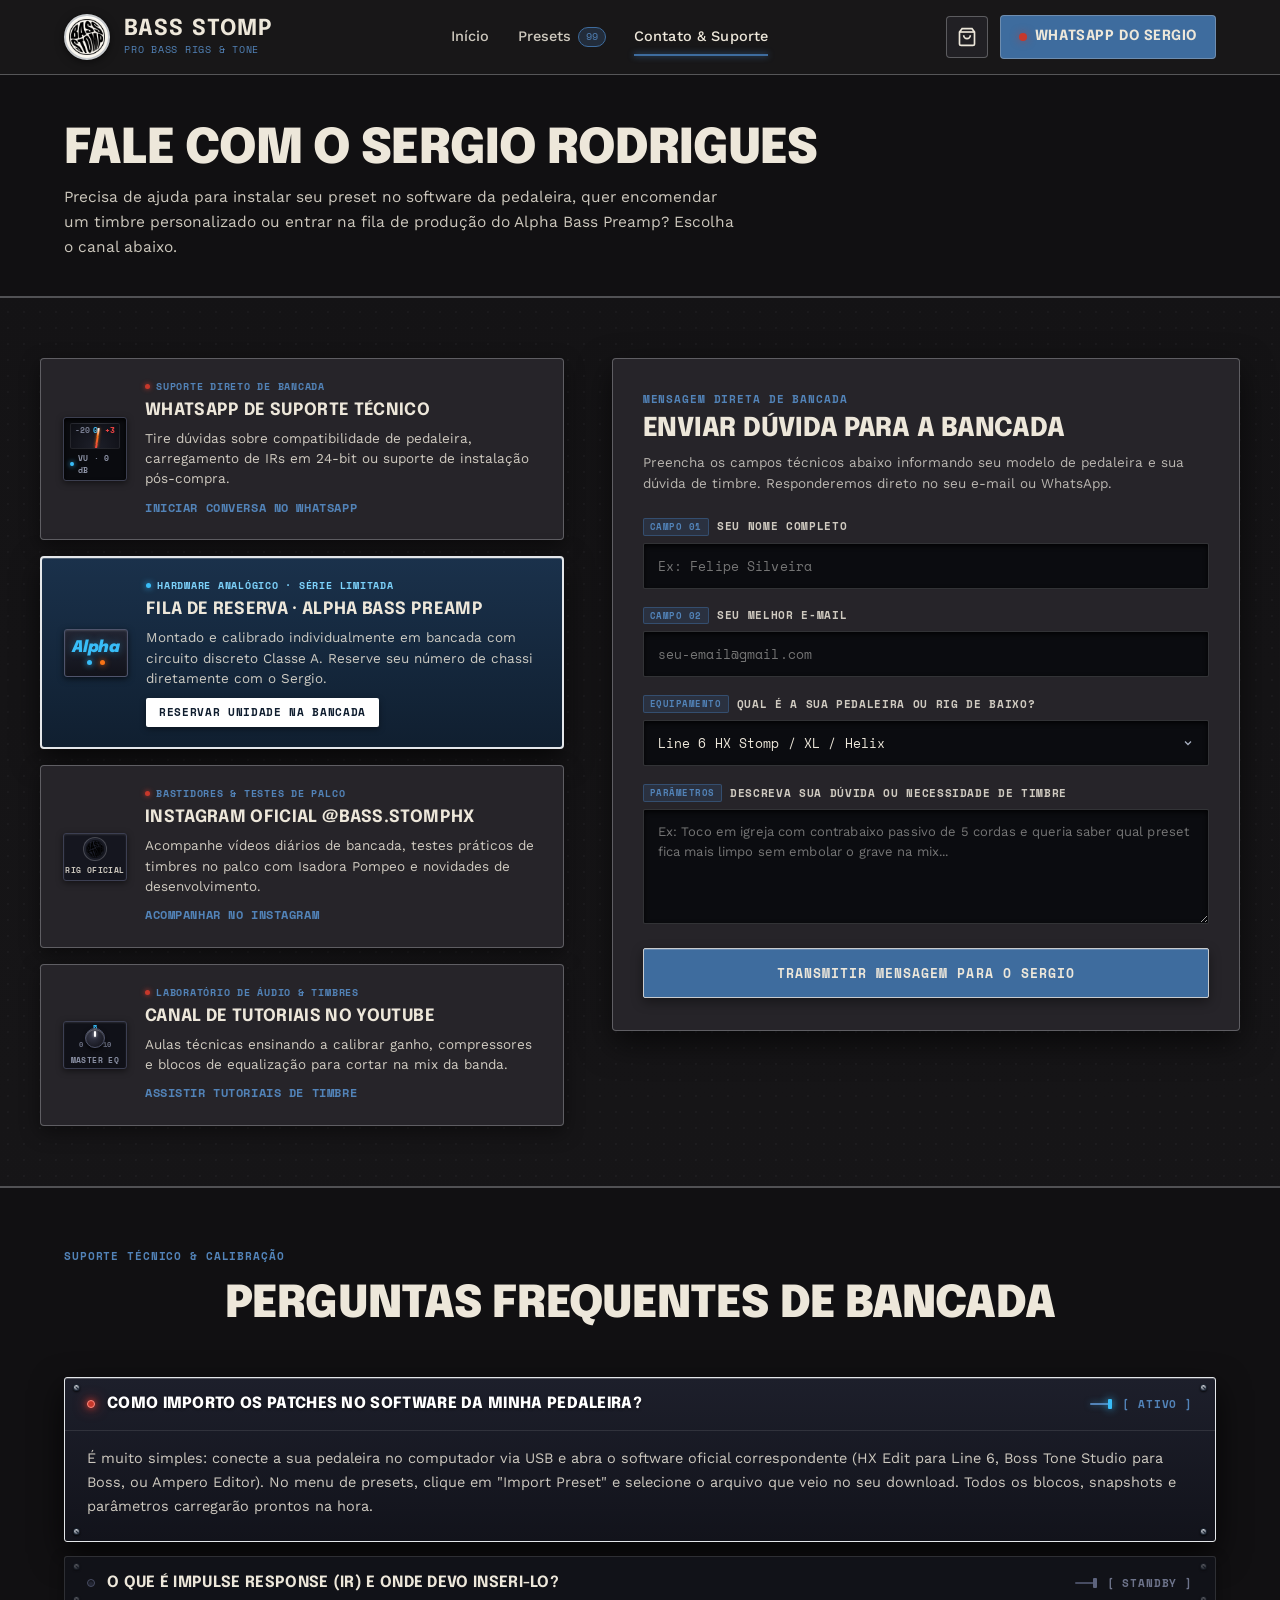
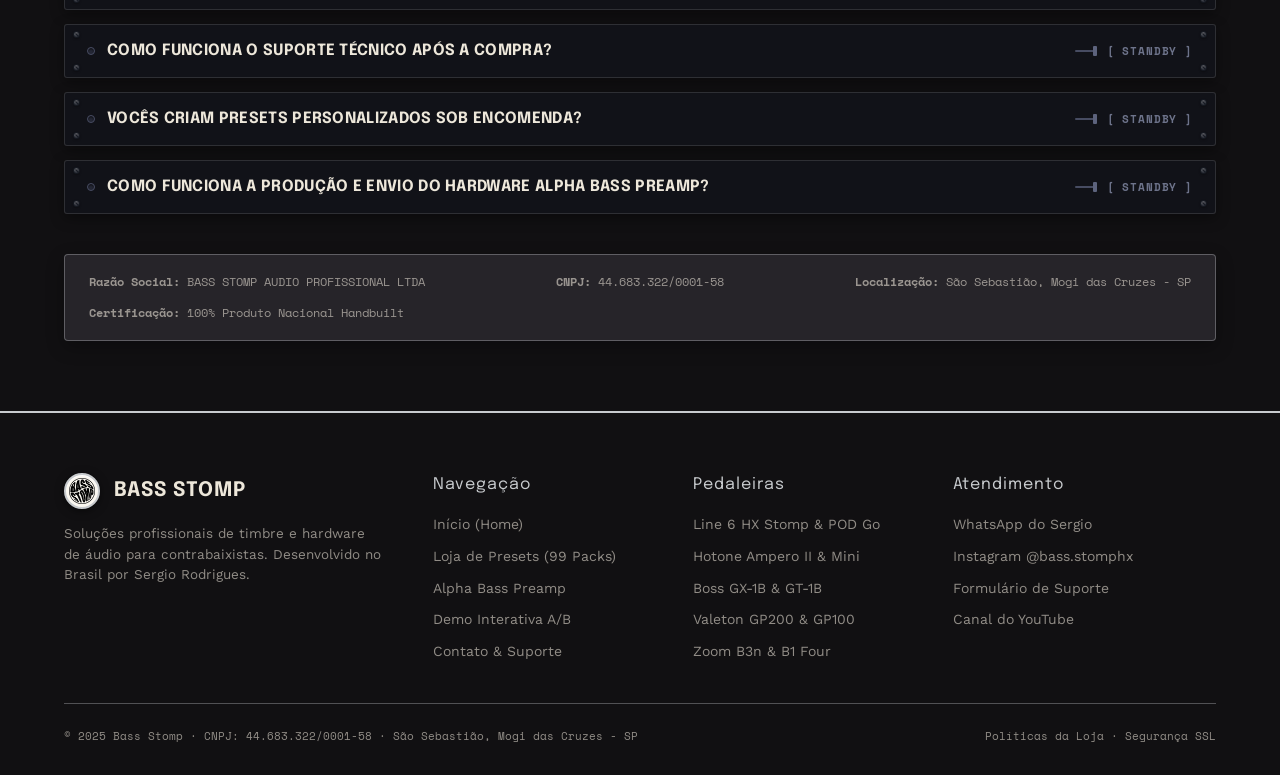
<file: contato.html>
<!DOCTYPE html>
<html lang="pt-BR">

<head>
  <meta charset="UTF-8">
  <meta name="viewport" content="width=device-width, initial-scale=1.0">
  <title>Contato & Suporte Técnico — Fale com Sergio Rodrigues | Bass Stomp</title>
  <meta name="description"
    content="Tire dúvidas sobre presets para pedaleiras, suporte de instalação em HX Edit, Ampero e Boss, ou reserve seu pedal Alpha Bass Preamp direto com Sergio Rodrigues.">

  <!-- Fonts -->
  <link rel="preconnect" href="https://fonts.googleapis.com">
  <link rel="preconnect" href="https://fonts.gstatic.com" crossorigin>
  <link
    href="https://fonts.googleapis.com/css2?family=Epilogue:ital,wght@0,400;0,500;0,600;0,700;0,800;0,900;1,400;1,700;1,900&family=Space+Mono:ital,wght@0,400;0,700;1,400&family=Work+Sans:ital,wght@0,300;0,400;0,500;0,600;0,700;1,400&display=swap"
    rel="stylesheet">

  <!-- Styles -->
  <link rel="stylesheet" href="assets/css/style.css?v=14.0">

  <!-- Favicon -->
  <link rel="icon" type="image/png" href="assets/images/logo.png">
</head>

<body>

  <!-- Header -->
  <header class="site-header">
    <div class="container header-inner">

      <!-- Brand Lockup -->
      <a href="index.html" class="brand-lockup">
        <div class="brand-seal">
          <img src="assets/images/logo.png" alt="Selo Bass Stomp" />
        </div>
        <div class="brand-text">
          <span class="brand-name">BASS STOMP</span>
          <span class="brand-tagline">Pro Bass Rigs & Tone</span>
        </div>
      </a>

      <!-- Navigation Links -->
      <nav class="main-nav">
        <a href="index.html" class="nav-link">Início</a>
        <a href="loja.html" class="nav-link">
          Presets
          <span class="nav-badge-count">99</span>
        </a>
        <a href="contato.html" class="nav-link active">Contato & Suporte</a>
      </nav>

      <!-- Actions (Cart & CTA) -->
      <div class="header-actions">
        <button id="cart-trigger" class="btn-cart" aria-label="Abrir Carrinho">
          <svg width="20" height="20" viewBox="0 0 24 24" fill="none" stroke="currentColor" stroke-width="2">
            <path d="M6 2L3 6v14a2 2 0 0 0 2 2h14a2 2 0 0 0 2-2V6l-3-4z"></path>
            <line x1="3" y1="6" x2="21" y2="6"></line>
            <path d="M16 10a4 4 0 0 1-8 0"></path>
          </svg>
          <span id="cart-badge" class="cart-count" style="display: none;">0</span>
        </button>

        <a href="https://wa.me/5511999999999" target="_blank" class="btn-whatsapp-header hide-mobile">
          <span class="led orange"></span>
          WhatsApp do Sergio
        </a>

        <button id="menu-toggle-btn" class="btn-menu-toggle" aria-label="Abrir Menu">
          <svg width="22" height="22" viewBox="0 0 24 24" fill="none" stroke="currentColor" stroke-width="2">
            <line x1="3" y1="12" x2="21" y2="12"></line>
            <line x1="3" y1="6" x2="21" y2="6"></line>
            <line x1="3" y1="18" x2="21" y2="18"></line>
          </svg>
        </button>
      </div>

    </div>
  </header>

  <!-- Mobile Drawer Menu -->
  <div id="mobile-drawer-nav" class="mobile-nav-drawer">
    <a href="index.html" class="mobile-nav-link"
      onclick="document.getElementById('mobile-drawer-nav').classList.remove('active')">
      <span>Início</span>
    </a>
    <a href="loja.html" class="mobile-nav-link"
      onclick="document.getElementById('mobile-drawer-nav').classList.remove('active')">
      <span>Presets</span>
      <span class="nav-badge-count">99 packs</span>
    </a>
    <a href="contato.html" class="mobile-nav-link"
      onclick="document.getElementById('mobile-drawer-nav').classList.remove('active')">
      <span>Contato & Suporte</span>
      <span class="led orange"></span>
    </a>
    <a href="https://wa.me/5511999999999" target="_blank" class="btn-primary"
      style="margin-top: 8px; justify-content: center; font-size: 14px;">
      Tirar Dúvidas no WhatsApp
    </a>
  </div>

  <main>
    <!-- CONTACT HERO -->
    <section class="contact-hero">
      <div class="container">
        <h1 class="shop-hero-title">FALE COM O SERGIO RODRIGUES</h1>
        <p class="shop-hero-desc">
          Precisa de ajuda para instalar seu preset no software da pedaleira, quer encomendar um timbre personalizado ou
          entrar na fila de produção do Alpha Bass Preamp? Escolha o canal abaixo.
        </p>
      </div>
    </section>

    <!-- CONTACT MAIN SECTION -->
    <section>
      <div class="container contact-grid">

        <!-- Left Column: Direct Channels Cards -->
        <div class="contact-channels-list">

          <!-- Channel 1: WhatsApp Suporte (Mini VU Meter Element) -->
          <a href="https://wa.me/5511999999999?text=Ol%C3%A1%20Sergio,%20preciso%20de%20suporte%20t%C3%A9cnico%20com%20um%20pack%20da%20Bass%20Stomp!"
            target="_blank" class="contact-card plate">
            <div class="screw tl"></div>
            <div class="screw tr"></div>

            <!-- Mini Analog VU Meter Vocab Element -->
            <div class="channel-hw-badge vu-meter-badge">
              <div class="mini-vu-display">
                <div class="vu-glass">
                  <div class="vu-dial-arc">
                    <span class="vu-tick tick-neg">-20</span>
                    <span class="vu-tick tick-zero">0</span>
                    <span class="vu-tick tick-pos">+3</span>
                    <div class="vu-analog-needle"></div>
                  </div>
                </div>
                <div class="vu-status-strip">
                  <span class="vu-pilot-dot"></span>
                  <span class="vu-status-txt">VU · 0 dB</span>
                </div>
              </div>
            </div>

            <div class="contact-card-info">
              <div class="card-channel-kicker">
                <span class="kicker-led"></span>
                <span>SUPORTE DIRETO DE BANCADA</span>
              </div>
              <h4>WhatsApp de Suporte Técnico</h4>
              <p>Tire dúvidas sobre compatibilidade de pedaleira, carregamento de IRs em 24-bit ou suporte de instalação
                pós-compra.</p>
              <span class="contact-card-cta">Iniciar Conversa no WhatsApp</span>
            </div>
          </a>

          <!-- Channel 2: Reserva Alpha Preamp (Hardware Plate Diferenciada com Painel Azul e Cantos Cromados) -->
          <a href="https://wa.me/5511999999999?text=Ol%C3%A1%20Sergio,%20quero%20reservar%20uma%20unidade%20do%20Alpha%20Bass%20Preamp%20na%20bancada!"
            target="_blank" class="contact-card contact-card-hardware plate">
            <div class="screw tl"></div>
            <div class="screw tr"></div>
            <div class="screw bl"></div>
            <div class="screw br"></div>

            <!-- Alpha Preamp Chassis Plaquette Element -->
            <div class="channel-hw-badge alpha-hardware-badge">
              <div class="mini-alpha-plate">
                <span class="alpha-engraved-logo">Alpha</span>
                <div class="alpha-pilot-pair">
                  <span class="alpha-live-led led-cyan" title="Canal Normal"></span>
                  <span class="alpha-live-led led-amber" title="Canal Val-V"></span>
                </div>
              </div>
            </div>

            <div class="contact-card-info">
              <div class="card-channel-kicker hardware-kicker">
                <span class="kicker-led cyan"></span>
                <span>HARDWARE ANALÓGICO · SÉRIE LIMITADA</span>
              </div>
              <h4>Fila de Reserva · Alpha Bass Preamp</h4>
              <p>Montado e calibrado individualmente em bancada com circuito discreto Classe A. Reserve seu número de
                chassi diretamente com o Sergio.</p>
              <span class="contact-card-cta cta-hardware-btn">Reservar Unidade na Bancada</span>
            </div>
          </a>

          <!-- Channel 3: Instagram Oficial (Selo Tratado como Plaqueta Metálica) -->
          <a href="https://www.instagram.com/bass.stomphx" target="_blank" class="contact-card plate">
            <div class="screw tl"></div>
            <div class="screw tr"></div>

            <!-- Stamped Metal Seal Plaque Element -->
            <div class="channel-hw-badge seal-plaque-badge">
              <div class="mini-seal-chassis">
                <div class="seal-emboss-ring">
                  <img src="assets/images/logo.png" alt="Selo Bass Stomp" class="seal-mini-img" />
                </div>
                <span class="seal-plaque-tag">RIG OFICIAL</span>
              </div>
            </div>

            <div class="contact-card-info">
              <div class="card-channel-kicker">
                <span class="kicker-led"></span>
                <span>BASTIDORES & TESTES DE PALCO</span>
              </div>
              <h4>Instagram Oficial @bass.stomphx</h4>
              <p>Acompanhe vídeos diários de bancada, testes práticos de timbres no palco com Isadora Pompeo e novidades
                de desenvolvimento.</p>
              <span class="contact-card-cta">Acompanhar no Instagram</span>
            </div>
          </a>

          <!-- Channel 4: YouTube (Knob de Controle de Master EQ de Chassi) -->
          <a href="https://www.youtube.com/@Sergio.Rodrix" target="_blank" rel="noopener noreferrer"
            class="contact-card plate">
            <div class="screw tl"></div>
            <div class="screw tr"></div>

            <!-- Rotary Control Knob Element -->
            <div class="channel-hw-badge knob-badge">
              <div class="mini-knob-unit">
                <div class="mini-knob-dial">
                  <span class="dial-tick tick-0">0</span>
                  <span class="dial-tick tick-5">5</span>
                  <span class="dial-tick tick-10">10</span>
                  <div class="mini-knob-fluted">
                    <div class="mini-knob-marker"></div>
                  </div>
                </div>
                <span class="mini-knob-sub">MASTER EQ</span>
              </div>
            </div>

            <div class="contact-card-info">
              <div class="card-channel-kicker">
                <span class="kicker-led"></span>
                <span>LABORATÓRIO DE ÁUDIO & TIMBRES</span>
              </div>
              <h4>Canal de Tutoriais no YouTube</h4>
              <p>Aulas técnicas ensinando a calibrar ganho, compressores e blocos de equalização para cortar na mix da
                banda.</p>
              <span class="contact-card-cta">Assistir Tutoriais de Timbre</span>
            </div>
          </a>

        </div>

        <!-- Right Column: Structured Support Form (Equipment Panel Treatment) -->
        <div class="contact-form-plate plate">
          <div class="screw tl"></div>
          <div class="screw tr"></div>
          <div class="screw bl"></div>
          <div class="screw br"></div>

          <div class="form-header-box">
            <div class="section-kicker">MENSAGEM DIRETA DE BANCADA</div>
            <h3 class="form-plate-title">ENVIAR DÚVIDA PARA A BANCADA</h3>
            <p class="form-plate-desc">
              Preencha os campos técnicos abaixo informando seu modelo de pedaleira e sua dúvida de timbre.
              Responderemos direto no seu e-mail ou WhatsApp.
            </p>
          </div>

          <form id="contact-support-form" class="equipment-form">

            <div class="form-group">
              <label class="form-label">
                <span class="form-label-tag">CAMPO 01</span>
                Seu Nome Completo
              </label>
              <input type="text" name="name" required class="form-input" placeholder="Ex: Felipe Silveira" />
            </div>

            <div class="form-group">
              <label class="form-label">
                <span class="form-label-tag">CAMPO 02</span>
                Seu Melhor E-mail
              </label>
              <input type="email" name="email" required class="form-input" placeholder="seu-email@gmail.com" />
            </div>

            <div class="form-group">
              <label class="form-label">
                <span class="form-label-tag">EQUIPAMENTO</span>
                Qual é a sua Pedaleira ou Rig de Baixo?
              </label>
              <select name="pedal" class="form-select">
                <option value="Line 6 HX Stomp / XL / Helix">Line 6 HX Stomp / XL / Helix</option>
                <option value="Line 6 POD Go">Line 6 POD Go / POD Express</option>
                <option value="Hotone Ampero II Stomp / Stage">Hotone Ampero II Stomp / Stage</option>
                <option value="Hotone Ampero Mini / One">Hotone Ampero Mini / One</option>
                <option value="Boss GX-1B / GT-1B">Boss GX-1B / GT-1B</option>
                <option value="Valeton GP200 / GP100">Valeton GP200 / GP100</option>
                <option value="Zoom B3n / B1 Four / B3">Zoom B3n / B1 Four / B3</option>
                <option value="Alpha Bass Preamp (Hardware)">Interesse no Alpha Bass Preamp (Hardware)</option>
                <option value="Outro / Baixo Direto na Mesa">Outro / Baixo Direto na Mesa</option>
              </select>
            </div>

            <div class="form-group">
              <label class="form-label">
                <span class="form-label-tag">PARÂMETROS</span>
                Descreva sua Dúvida ou Necessidade de Timbre
              </label>
              <textarea name="message" required class="form-textarea"
                placeholder="Ex: Toco em igreja com contrabaixo passivo de 5 cordas e queria saber qual preset fica mais limpo sem embolar o grave na mix..."></textarea>
            </div>

            <button type="submit" class="btn-primary form-submit-btn">
              Transmitir Mensagem para o Sergio
            </button>

          </form>

        </div>

      </div>
    </section>

    <!-- SECTION: TECHNICAL FAQ DE INSTALAÇÃO & COMPATIBILIDADE (TRATAMENTO DE PLAQUETA) -->
    <section class="section-faq">
      <div class="container">

        <div class="faq-header-center">
          <div class="section-kicker">SUPORTE TÉCNICO & CALIBRAÇÃO</div>
          <h2 class="section-title">PERGUNTAS FREQUENTES DE BANCADA</h2>
        </div>

        <div class="faq-grid">

          <div class="faq-item open">
            <div class="faq-corner-screw tl"></div>
            <div class="faq-corner-screw tr"></div>
            <div class="faq-corner-screw bl"></div>
            <div class="faq-corner-screw br"></div>

            <button class="faq-question" type="button">
              <div class="faq-q-main">
                <span class="faq-pilot-lamp"></span>
                <span class="faq-q-title">Como importo os patches no software da minha pedaleira?</span>
              </div>
              <div class="faq-meter-indicator">
                <span class="faq-vu-needle" aria-hidden="true"></span>
                <span class="faq-status-code">[ ATIVO ]</span>
              </div>
            </button>
            <div class="faq-answer">
              <div class="faq-answer-inner">
                É muito simples: conecte a sua pedaleira no computador via USB e abra o software oficial correspondente
                (HX Edit para Line 6, Boss Tone Studio para Boss, ou Ampero Editor). No menu de presets, clique em
                "Import Preset" e selecione o arquivo que veio no seu download. Todos os blocos, snapshots e parâmetros
                carregarão prontos na hora.
              </div>
            </div>
          </div>

          <div class="faq-item">
            <div class="faq-corner-screw tl"></div>
            <div class="faq-corner-screw tr"></div>
            <div class="faq-corner-screw bl"></div>
            <div class="faq-corner-screw br"></div>

            <button class="faq-question" type="button">
              <div class="faq-q-main">
                <span class="faq-pilot-lamp"></span>
                <span class="faq-q-title">O que é Impulse Response (IR) e onde devo inseri-lo?</span>
              </div>
              <div class="faq-meter-indicator">
                <span class="faq-vu-needle" aria-hidden="true"></span>
                <span class="faq-status-code">[ STANDBY ]</span>
              </div>
            </button>
            <div class="faq-answer">
              <div class="faq-answer-inner">
                O Impulse Response é a captura acústica real de alta fidelidade de uma caixa acústica de baixo de
                estúdio (como Ampeg 8x10 ou Aguilar 4x10) com microfones valvulados. Dentro do software da sua
                pedaleira, importe o arquivo <code>.wav</code> na aba "Impulses" e verifique se o bloco de IR do patch
                está apontando para o slot onde você o colocou.
              </div>
            </div>
          </div>

          <div class="faq-item">
            <div class="faq-corner-screw tl"></div>
            <div class="faq-corner-screw tr"></div>
            <div class="faq-corner-screw bl"></div>
            <div class="faq-corner-screw br"></div>

            <button class="faq-question" type="button">
              <div class="faq-q-main">
                <span class="faq-pilot-lamp"></span>
                <span class="faq-q-title">Como funciona o suporte técnico após a compra?</span>
              </div>
              <div class="faq-meter-indicator">
                <span class="faq-vu-needle" aria-hidden="true"></span>
                <span class="faq-status-code">[ STANDBY ]</span>
              </div>
            </button>
            <div class="faq-answer">
              <div class="faq-answer-inner">
                A Bass Stomp oferece canal direto via WhatsApp com o Sergio Rodrigues. Se tiver qualquer dificuldade na
                importação dos arquivos, ajuste de níveis de saída ou equalização para seu fone ou PA, auxiliamos você
                em tempo real.
              </div>
            </div>
          </div>

          <div class="faq-item">
            <div class="faq-corner-screw tl"></div>
            <div class="faq-corner-screw tr"></div>
            <div class="faq-corner-screw bl"></div>
            <div class="faq-corner-screw br"></div>

            <button class="faq-question" type="button">
              <div class="faq-q-main">
                <span class="faq-pilot-lamp"></span>
                <span class="faq-q-title">Vocês criam presets personalizados sob encomenda?</span>
              </div>
              <div class="faq-meter-indicator">
                <span class="faq-vu-needle" aria-hidden="true"></span>
                <span class="faq-status-code">[ STANDBY ]</span>
              </div>
            </button>
            <div class="faq-answer">
              <div class="faq-answer-inner">
                Sim! Caso você toque em uma banda com repertório muito específico ou queira emular o timbre exato de um
                baixista de referência, mande uma mensagem pelo formulário acima ou diretamente no WhatsApp do Sergio
                com os detalhes do seu som.
              </div>
            </div>
          </div>

          <div class="faq-item">
            <div class="faq-corner-screw tl"></div>
            <div class="faq-corner-screw tr"></div>
            <div class="faq-corner-screw bl"></div>
            <div class="faq-corner-screw br"></div>

            <button class="faq-question" type="button">
              <div class="faq-q-main">
                <span class="faq-pilot-lamp"></span>
                <span class="faq-q-title">Como funciona a produção e envio do hardware Alpha Bass Preamp?</span>
              </div>
              <div class="faq-meter-indicator">
                <span class="faq-vu-needle" aria-hidden="true"></span>
                <span class="faq-status-code">[ STANDBY ]</span>
              </div>
            </button>
            <div class="faq-answer">
              <div class="faq-answer-inner">
                O pedal Alpha Bass Preamp é produzido artesanalmente em série limitada. Cada unidade é montada com
                componentes analógicos selecionados de baixo ruído, testada e calibrada individualmente em bancada, e
                enviada para todo o Brasil com código de rastreamento pelos Correios ou transportadora.
              </div>
            </div>
          </div>

        </div>

        <!-- Official Registry Details Strip -->
        <div class="company-badge-strip plate">
          <div class="screw tl"></div>
          <div class="screw tr"></div>
          <div>
            <strong>Razão Social:</strong> BASS STOMP AUDIO PROFISSIONAL LTDA
          </div>
          <div>
            <strong>CNPJ:</strong> 44.683.322/0001-58
          </div>
          <div>
            <strong>Localização:</strong> São Sebastião, Mogi das Cruzes - SP
          </div>
          <div>
            <strong>Certificação:</strong> 100% Produto Nacional Handbuilt
          </div>
        </div>

      </div>
    </section>

  </main>

  <!-- FOOTER -->
  <footer class="site-footer">
    <div class="container">

      <!-- Links Grid -->
      <div class="footer-grid">
        <div>
          <div class="brand-lockup">
            <div class="brand-seal" style="width: 36px; height: 36px;">
              <img src="assets/images/logo.png" alt="Selo Bass Stomp" />
            </div>
            <span class="brand-name" style="font-size: 20px;">BASS STOMP</span>
          </div>
          <p class="footer-brand-p">
            Soluções profissionais de timbre e hardware de áudio para contrabaixistas. Desenvolvido no Brasil por Sergio
            Rodrigues.
          </p>
        </div>

        <div>
          <div class="footer-col-title">Navegação</div>
          <ul class="footer-links">
            <li><a href="index.html">Início (Home)</a></li>
            <li><a href="loja.html">Loja de Presets (99 Packs)</a></li>
            <li><a href="index.html#alpha-preamp">Alpha Bass Preamp</a></li>
            <li><a href="index.html#demo-alpha">Demo Interativa A/B</a></li>
            <li><a href="contato.html">Contato & Suporte</a></li>
          </ul>
        </div>

        <div>
          <div class="footer-col-title">Pedaleiras</div>
          <ul class="footer-links">
            <li><a href="loja.html">Line 6 HX Stomp & POD Go</a></li>
            <li><a href="loja.html">Hotone Ampero II & Mini</a></li>
            <li><a href="loja.html">Boss GX-1B & GT-1B</a></li>
            <li><a href="loja.html">Valeton GP200 & GP100</a></li>
            <li><a href="loja.html">Zoom B3n & B1 Four</a></li>
          </ul>
        </div>

        <div>
          <div class="footer-col-title">Atendimento</div>
          <ul class="footer-links">
            <li><a href="https://wa.me/5511999999999" target="_blank">WhatsApp do Sergio</a></li>
            <li><a href="https://www.instagram.com/bass.stomphx" target="_blank">Instagram @bass.stomphx</a></li>
            <li><a href="contato.html">Formulário de Suporte</a></li>
            <li><a href="https://www.youtube.com/@Sergio.Rodrix" target="_blank" rel="noopener noreferrer">Canal do
                YouTube</a></li>
          </ul>
        </div>
      </div>

      <!-- Bottom Bar -->
      <div class="footer-bottom">
        <div>
          © 2025 Bass Stomp · CNPJ: 44.683.322/0001-58 · São Sebastião, Mogi das Cruzes - SP
        </div>
        <div>
          <span>Políticas da Loja</span> ·
          <span>Segurança SSL</span>
        </div>
      </div>

    </div>
  </footer>

  <!-- CART DRAWER OVERLAY -->
  <div id="cart-drawer-overlay" class="cart-drawer-overlay">
    <div class="cart-drawer">
      <div class="cart-header">
        <div class="cart-title">SEU CARRINHO</div>
        <button id="cart-close" class="btn-close-modal" style="position: static;" aria-label="Fechar">✕</button>
      </div>

      <div id="cart-items-container" class="cart-items-list">
        <!-- Cart Items -->
      </div>

      <div class="cart-footer">
        <div class="cart-total-row">
          <span>Total:</span>
          <strong id="cart-total-val">R$ 0,00</strong>
        </div>
        <button id="btn-checkout" class="btn-checkout">
          Finalizar Compra Segura
        </button>
      </div>
    </div>
  </div>

  <!-- Scripts -->
  <script src="assets/js/products-data.js?v=13.0"></script>
  <script src="assets/js/main.js?v=15.0"></script>
</body>

</html>
</file>
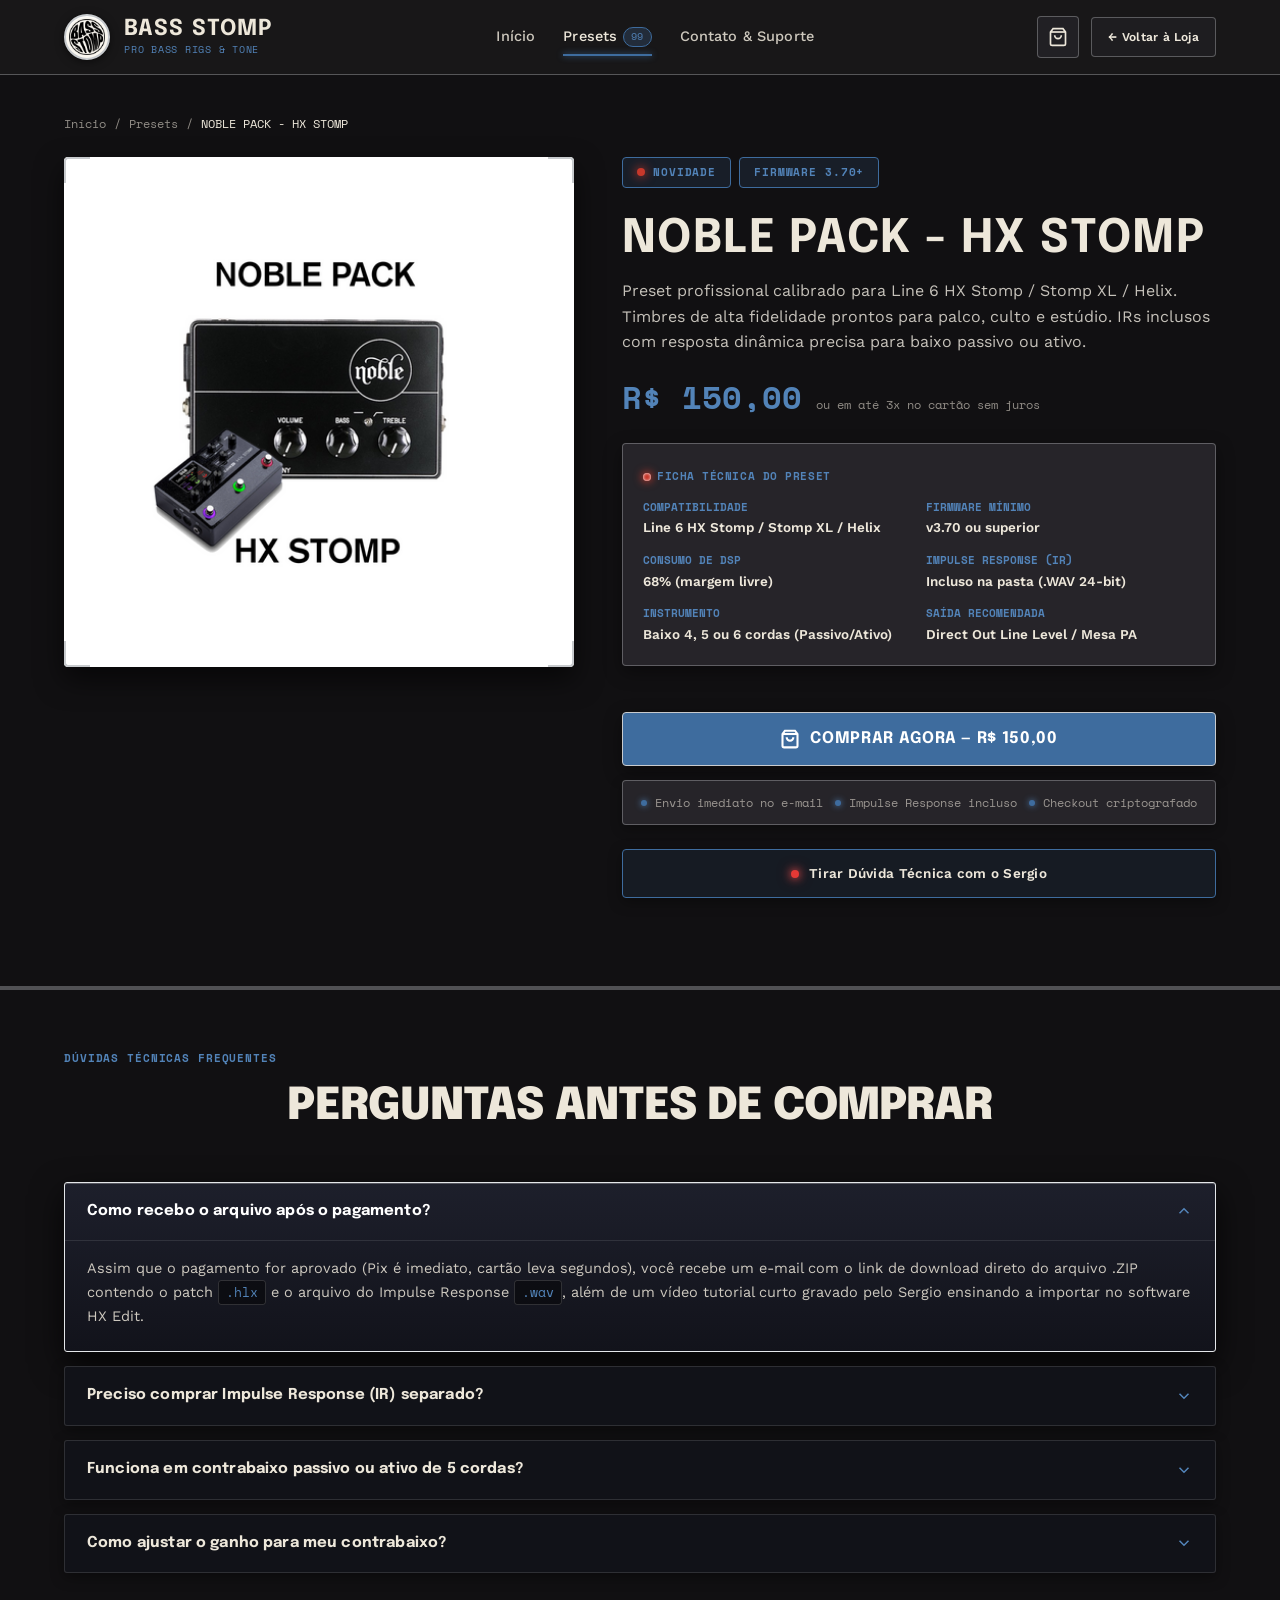
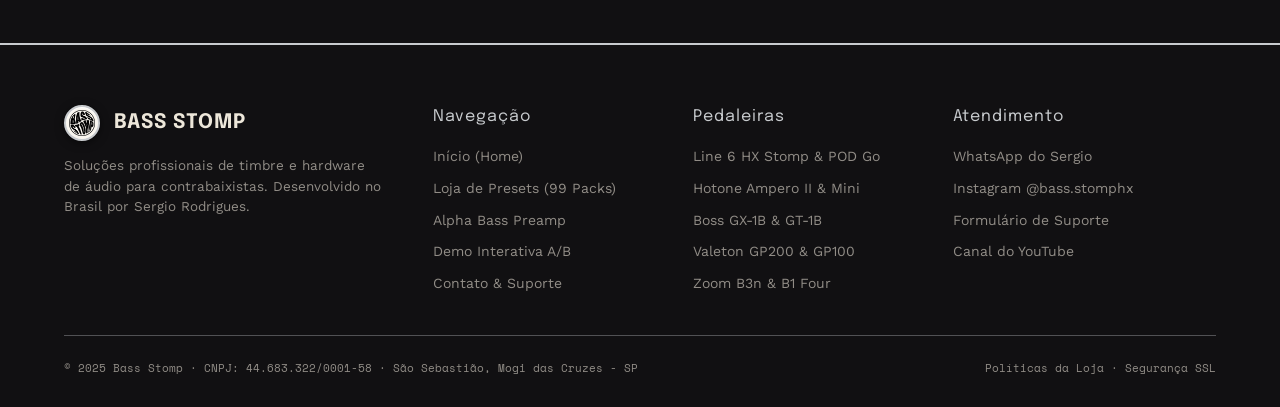
<file: produto.html>
<!DOCTYPE html>
<html lang="pt-BR">

<head>
  <meta charset="UTF-8">
  <meta name="viewport" content="width=device-width, initial-scale=1.0">
  <title>Worship Pack — Line 6 HX Stomp | Bass Stomp</title>
  <meta name="description"
    content="Preset profissional para contrabaixo. Som encorpado, IR de estúdio incluso e pronto para tocar na igreja e palco. Por Sergio Rodrigues.">

  <!-- Fonts -->
  <link rel="preconnect" href="https://fonts.googleapis.com">
  <link rel="preconnect" href="https://fonts.gstatic.com" crossorigin>
  <link
    href="https://fonts.googleapis.com/css2?family=Epilogue:ital,wght@0,400;0,500;0,600;0,700;0,800;0,900;1,400;1,700;1,900&family=Space+Mono:ital,wght@0,400;0,700;1,400&family=Work+Sans:ital,wght@0,300;0,400;0,500;0,600;0,700;1,400&display=swap"
    rel="stylesheet">

  <!-- Styles -->
  <link rel="stylesheet" href="assets/css/style.css?v=14.0">

  <!-- Favicon -->
  <link rel="icon" type="image/png" href="assets/images/logo.png">
</head>

<body class="">

  <!-- Header -->
  <header class="site-header">
    <div class="container header-inner">

      <!-- Brand Lockup -->
      <a href="index.html" class="brand-lockup">
        <div class="brand-seal">
          <img src="assets/images/logo.png" alt="Selo Bass Stomp" />
        </div>
        <div class="brand-text">
          <span class="brand-name">BASS STOMP</span>
          <span class="brand-tagline">Pro Bass Rigs & Tone</span>
        </div>
      </a>

      <!-- Navigation Links -->
      <nav class="main-nav">
        <a href="index.html" class="nav-link">Início</a>
        <a href="loja.html" class="nav-link active">
          Presets
          <span class="nav-badge-count">99</span>
        </a>
        <a href="contato.html" class="nav-link">Contato & Suporte</a>
      </nav>

      <!-- Actions -->
      <div class="header-actions">
        <button id="cart-trigger" class="btn-cart" aria-label="Abrir Carrinho">
          <svg width="20" height="20" viewBox="0 0 24 24" fill="none" stroke="currentColor" stroke-width="2">
            <path d="M6 2L3 6v14a2 2 0 0 0 2 2h14a2 2 0 0 0 2-2V6l-3-4z"></path>
            <line x1="3" y1="6" x2="21" y2="6"></line>
            <path d="M16 10a4 4 0 0 1-8 0"></path>
          </svg>
          <span id="cart-badge" class="cart-count" style="display: none;">0</span>
        </button>

        <a href="loja.html" class="btn-secondary hide-mobile" style="padding: 10px 16px; font-size: 12px;">
          ← Voltar à Loja
        </a>
        <button id="menu-toggle-btn" class="btn-menu-toggle" aria-label="Menu">
          <svg width="22" height="22" viewBox="0 0 24 24" fill="none" stroke="currentColor" stroke-width="2">
            <line x1="3" y1="12" x2="21" y2="12"></line>
            <line x1="3" y1="6" x2="21" y2="6"></line>
            <line x1="3" y1="18" x2="21" y2="18"></line>
          </svg>
        </button>
      </div>

    </div>
  </header>

  <!-- Mobile Drawer Menu -->
  <div id="mobile-drawer-nav" class="mobile-nav-drawer">
    <a href="index.html" class="mobile-nav-link"
      onclick="document.getElementById('mobile-drawer-nav').classList.remove('active')">
      <span>Início</span>
    </a>
    <a href="loja.html" class="mobile-nav-link"
      onclick="document.getElementById('mobile-drawer-nav').classList.remove('active')">
      <span>Presets</span>
      <span class="nav-badge-count">99 packs</span>
    </a>
    <a href="contato.html" class="mobile-nav-link"
      onclick="document.getElementById('mobile-drawer-nav').classList.remove('active')">
      <span>Contato & Suporte</span>
    </a>
    <a href="https://wa.me/5511999999999" target="_blank" class="btn-primary"
      style="margin-top: 8px; justify-content: center; font-size: 14px;">
      Tirar Dúvidas no WhatsApp
    </a>
  </div>

  <main>
    <!-- PDP HERO SECTION -->
    <section class="pdp-hero">
      <div class="container">

        <!-- Breadcrumb -->
        <nav class="breadcrumb" aria-label="Navegação estrutural">
          <a href="index.html">Início</a>
          <span>/</span>
          <a href="loja.html">Presets</a>
          <span>/</span>
          <span style="color: var(--knob-cream);">Worship Pack HX Stomp</span>
        </nav>

        <div class="pdp-grid">

          <!-- Product Visuals Gallery -->
          <div class="pdp-gallery-col">
            <div class="pdp-gallery-main">
              <span class="corner-bracket-tl"></span>
              <span class="corner-bracket-tr"></span>
              <span class="corner-bracket-bl"></span>
              <span class="corner-bracket-br"></span>
              <img id="pdp-main-image" src="assets/images/products/worship-pack-hx-stomp.png"
                alt="Capa do Worship Pack HX Stomp" />
            </div>
          </div>

          <!-- Product Details & Buying Column -->
          <div class="pdp-info-col">

            <div style="display: flex; gap: 8px; margin-bottom: 12px; flex-wrap: wrap;">
              <div class="badge-eyebrow">
                <span class="led"></span>
                NOVIDADE
              </div>
              <div class="badge-eyebrow" id="pdp-fw-badge">
                FIRMWARE 3.70+
              </div>
            </div>

            <h1 class="pdp-title">WORSHIP PACK — LINE 6 HX STOMP</h1>

            <p class="pdp-description"
              style="font-size: 16px; color: rgba(242,238,228,0.8); line-height: 1.6; margin-bottom: 18px;">
              O preset worship mais usado no Brasil. Desenvolvido para entregar graves profundos, médios no lugar certo
              para não sumir no meio de pianos e guitarras com reverb, e dinâmica responsiva ao toque de dedos ou
              palheta.
            </p>

            <!-- Price Container -->
            <div class="pdp-price-box">
              <span class="pdp-price-now">R$ 99,00</span>
              <span class="pdp-price-was">R$ 150,00</span>
              <span class="pdp-installments">ou em até 3x no cartão sem juros</span>
            </div>

            <!-- STOMPBOX SPECS CARD (Ficha Técnica Oficial do Preset) -->
            <div class="stompbox-spec-card plate">
              <div class="screw tl"></div>
              <div class="screw tr"></div>
              <div class="spec-header-pill">
                <span class="led"></span>
                FICHA TÉCNICA DO PRESET
              </div>

              <div class="stompbox-specs-grid">
                <div class="spec-item">
                  <span class="spec-key">COMPATIBILIDADE</span>
                  <span id="spec-compat" class="spec-val">Line 6 HX Stomp / Stomp XL / Helix</span>
                </div>
                <div class="spec-item">
                  <span class="spec-key">FIRMWARE MÍNIMO</span>
                  <span id="spec-fw" class="spec-val">v3.70 ou superior</span>
                </div>
                <div class="spec-item">
                  <span class="spec-key">CONSUMO DE DSP</span>
                  <span id="spec-dsp" class="spec-val">68% (margem livre)</span>
                </div>
                <div class="spec-item">
                  <span class="spec-key">IMPULSE RESPONSE (IR)</span>
                  <span class="spec-val">Incluso na pasta (.WAV 24-bit)</span>
                </div>
                <div class="spec-item">
                  <span class="spec-key">INSTRUMENTO</span>
                  <span class="spec-val">Baixo 4, 5 ou 6 cordas (Passivo/Ativo)</span>
                </div>
                <div class="spec-item">
                  <span class="spec-key">SAÍDA RECOMENDADA</span>
                  <span class="spec-val">Direct Out Line Level / Mesa PA</span>
                </div>
              </div>
            </div>

            <!-- CTA ACTION BUTTONS -->
            <div class="pdp-actions" style="margin-top: 20px;">
              <button class="btn-pdp-buy" onclick="addToCart('noble-pack-hx-stomp')">
                <svg width="20" height="20" viewBox="0 0 24 24" fill="none" stroke="currentColor" stroke-width="2.5">
                  <path d="M6 2L3 6v14a2 2 0 0 0 2 2h14a2 2 0 0 0 2-2V6l-3-4z"></path>
                  <line x1="3" y1="6" x2="21" y2="6"></line>
                  <path d="M16 10a4 4 0 0 1-8 0"></path>
                </svg>
                COMPRAR AGORA — R$ 99,00
              </button>

              <div class="pdp-guarantee-strip">
                <div class="pdp-guarantee-item">
                  <span class="pdp-blue-dot"></span>
                  <span>Envio imediato no e-mail</span>
                </div>
                <div class="pdp-guarantee-item">
                  <span class="pdp-blue-dot"></span>
                  <span>Impulse Response incluso</span>
                </div>
                <div class="pdp-guarantee-item">
                  <span class="pdp-blue-dot"></span>
                  <span>Checkout criptografado</span>
                </div>
              </div>

              <!-- Direct WhatsApp Question Button -->
              <a href="https://wa.me/5511999999999?text=Ol%C3%A1%20Sergio,%20estou%20com%20uma%20d%C3%BAvida%20sobre%20o%20preset!"
                target="_blank" class="btn-pdp-whatsapp">
                <span class="pilot-light-red"></span>
                <span>Tirar Dúvida Técnica com o Sergio</span>
              </a>
            </div>

          </div>

        </div>

      </div>
    </section>

    <!-- SECTION: TECHNICAL FAQ (SOLVES WHATSAPP SUPPORT OVERLOAD) -->
    <section class="section-faq">
      <div class="container">

        <div style="text-align: center; margin-bottom: 40px;">
          <div class="section-kicker">DÚVIDAS TÉCNICAS FREQUENTES</div>
          <h2 class="section-title">PERGUNTAS ANTES DE COMPRAR</h2>
        </div>

        <div class="faq-grid">

          <div class="faq-item open">
            <button class="faq-question" type="button">
              <span>Como recebo o arquivo após o pagamento?</span>
              <svg width="18" height="18" viewBox="0 0 24 24" fill="none" stroke="currentColor" stroke-width="2">
                <polyline points="6 9 12 15 18 9"></polyline>
              </svg>
            </button>
            <div class="faq-answer">
              <div class="faq-answer-inner">
                Assim que o pagamento for aprovado (Pix é imediato, cartão leva segundos), você recebe um e-mail com o
                link de download direto do arquivo .ZIP contendo o patch <code>.hlx</code> e o arquivo do Impulse
                Response <code>.wav</code>, além de um vídeo tutorial curto gravado pelo Sergio ensinando a importar no
                software HX Edit.
              </div>
            </div>
          </div>

          <div class="faq-item">
            <button class="faq-question" type="button">
              <span>Preciso comprar Impulse Response (IR) separado?</span>
              <svg width="18" height="18" viewBox="0 0 24 24" fill="none" stroke="currentColor" stroke-width="2">
                <polyline points="6 9 12 15 18 9"></polyline>
              </svg>
            </button>
            <div class="faq-answer">
              <div class="faq-answer-inner">
                Não! O Impulse Response exclusivo calibrado em estúdio pelo Sergio Rodrigues já vem incluso dentro do
                pacote, sem custo adicional nenhum. É só importar e tocar.
              </div>
            </div>
          </div>

          <div class="faq-item">
            <button class="faq-question" type="button">
              <span>Funciona em contrabaixo passivo ou ativo de 5 cordas?</span>
              <svg width="18" height="18" viewBox="0 0 24 24" fill="none" stroke="currentColor" stroke-width="2">
                <polyline points="6 9 12 15 18 9"></polyline>
              </svg>
            </button>
            <div class="faq-answer">
              <div class="faq-answer-inner">
                Sim! O preset possui headroom calibrado para baixos ativos (que mandam sinal mais quente) e ganho limpo
                para baixos passivos clássicos de 4 e 5 cordas. A 5ª corda (Si grave / B0) passa cristalina sem embolar
                no subwoofer.
              </div>
            </div>
          </div>

          <div class="faq-item">
            <button class="faq-question" type="button">
              <span>Como ajustar o ganho para meu contrabaixo?</span>
              <svg width="18" height="18" viewBox="0 0 24 24" fill="none" stroke="currentColor" stroke-width="2">
                <polyline points="6 9 12 15 18 9"></polyline>
              </svg>
            </button>
            <div class="faq-answer">
              <div class="faq-answer-inner">
                Cada pack acompanha guia de calibração para captadores ativos ou passivos. Se precisar de ajuda para
                equilibrar o sinal do seu instrumento, fale diretamente com o Sergio Rodrigues pelo WhatsApp.
              </div>
            </div>
          </div>

        </div>

      </div>
    </section>

  </main>

  <!-- FOOTER -->
  <footer class="site-footer">
    <div class="container">

      <!-- Links Grid -->
      <div class="footer-grid">
        <div>
          <div class="brand-lockup">
            <div class="brand-seal" style="width: 36px; height: 36px;">
              <img src="assets/images/logo.png" alt="Selo Bass Stomp" />
            </div>
            <span class="brand-name" style="font-size: 20px;">BASS STOMP</span>
          </div>
          <p class="footer-brand-p">
            Soluções profissionais de timbre e hardware de áudio para contrabaixistas. Desenvolvido no Brasil por Sergio
            Rodrigues.
          </p>
        </div>

        <div>
          <div class="footer-col-title">Navegação</div>
          <ul class="footer-links">
            <li><a href="index.html">Início (Home)</a></li>
            <li><a href="loja.html">Loja de Presets (99 Packs)</a></li>
            <li><a href="index.html#alpha-preamp">Alpha Bass Preamp</a></li>
            <li><a href="index.html#demo-alpha">Demo Interativa A/B</a></li>
            <li><a href="contato.html">Contato & Suporte</a></li>
          </ul>
        </div>

        <div>
          <div class="footer-col-title">Pedaleiras</div>
          <ul class="footer-links">
            <li><a href="loja.html">Line 6 HX Stomp & POD Go</a></li>
            <li><a href="loja.html">Hotone Ampero II & Mini</a></li>
            <li><a href="loja.html">Boss GX-1B & GT-1B</a></li>
            <li><a href="loja.html">Valeton GP200 & GP100</a></li>
            <li><a href="loja.html">Zoom B3n & B1 Four</a></li>
          </ul>
        </div>

        <div>
          <div class="footer-col-title">Atendimento</div>
          <ul class="footer-links">
            <li><a href="https://wa.me/5511999999999" target="_blank">WhatsApp do Sergio</a></li>
            <li><a href="https://www.instagram.com/bass.stomphx" target="_blank">Instagram @bass.stomphx</a></li>
            <li><a href="contato.html">Formulário de Suporte</a></li>
            <li><a href="https://www.youtube.com/@Sergio.Rodrix" target="_blank" rel="noopener noreferrer">Canal do
                YouTube</a></li>
          </ul>
        </div>
      </div>

      <!-- Bottom Bar -->
      <div class="footer-bottom">
        <div>
          © 2025 Bass Stomp · CNPJ: 44.683.322/0001-58 · São Sebastião, Mogi das Cruzes - SP
        </div>
        <div>
          <span>Políticas da Loja</span> ·
          <span>Segurança SSL</span>
        </div>
      </div>

    </div>
  </footer>

  <!-- CART DRAWER OVERLAY -->
  <div id="cart-drawer-overlay" class="cart-drawer-overlay">
    <div class="cart-drawer">
      <div class="cart-header">
        <div class="cart-title">SEU CARRINHO</div>
        <button id="cart-close" class="btn-close-modal" style="position: static;" aria-label="Fechar">✕</button>
      </div>
      <div id="cart-items-container" class="cart-items-list"></div>
      <div class="cart-footer">
        <div class="cart-total-row">
          <span>Total:</span>
          <strong id="cart-total-val">R$ 0,00</strong>
        </div>
        <button id="btn-checkout" class="btn-checkout">Finalizar Compra Segura</button>
      </div>
    </div>
  </div>

  <!-- Scripts -->
  <script src="assets/js/products-data.js?v=13.0"></script>
  <script src="assets/js/main.js?v=15.0"></script>
  <script>
    function getPedalboardCompatibility(prod) {
      const cat = (prod.category_tag || '').toUpperCase();
      const name = (prod.name || '').toUpperCase();

      if (cat.includes('HX') || name.includes('HX')) {
        return {
          pedalboard: 'Line 6 HX Stomp / Stomp XL / Helix',
          firmware: 'v3.70 ou superior',
          dsp: '68% (margem livre)',
          badgeFirmware: 'FIRMWARE 3.70+'
        };
      }
      if (cat.includes('POD EXPRESS') || name.includes('POD EXPRESS')) {
        return {
          pedalboard: 'Line 6 POD Express (Bass)',
          firmware: 'v1.0 ou superior',
          dsp: 'Otimizado para arquitetura POD Express',
          badgeFirmware: 'FIRMWARE 1.0+'
        };
      }
      if (cat.includes('POD GO') || name.includes('POD GO')) {
        return {
          pedalboard: 'Line 6 POD Go / POD Go Wireless',
          firmware: 'v2.0 ou superior',
          dsp: 'Headroom dedicado DSP POD Go',
          badgeFirmware: 'FIRMWARE 2.0+'
        };
      }
      if (cat.includes('AMPERO II') || name.includes('AMPERO 2')) {
        return {
          pedalboard: 'Hotone Ampero II Stomp / Stage',
          firmware: 'v2.0 ou superior',
          dsp: 'Headroom calibrado dual-core DSP',
          badgeFirmware: 'FIRMWARE 2.0+'
        };
      }
      if (cat.includes('AMPERO MINI') || name.includes('AMPERO MINI')) {
        return {
          pedalboard: 'Hotone Ampero Mini',
          firmware: 'v1.0 ou superior',
          dsp: 'Otimizado Ampero Mini Engine',
          badgeFirmware: 'FIRMWARE 1.0+'
        };
      }
      if (cat.includes('AMPERO ONE') || name.includes('AMPERO ONE')) {
        return {
          pedalboard: 'Hotone Ampero One',
          firmware: 'v1.0 ou superior',
          dsp: 'Headroom calibrado Ampero One',
          badgeFirmware: 'FIRMWARE 1.0+'
        };
      }
      if (cat.includes('BOSS GX-1B') || name.includes('GX-1B') || name.includes('GX1B')) {
        return {
          pedalboard: 'Boss GX-1B',
          firmware: 'v1.0 ou superior',
          dsp: 'Otimizado AIRD DSP Boss',
          badgeFirmware: 'FIRMWARE 1.0+'
        };
      }
      if (cat.includes('BOSS GT-1B') || name.includes('GT-1B') || name.includes('GT1B')) {
        return {
          pedalboard: 'Boss GT-1B',
          firmware: 'v1.08 ou superior',
          dsp: 'Otimizado Boss GT Series Engine',
          badgeFirmware: 'FIRMWARE 1.08+'
        };
      }
      if (cat.includes('VALETON GP200') || name.includes('GP200') || name.includes('GP-200')) {
        return {
          pedalboard: 'Valeton GP-200 / GP-200LT / GP-200JR',
          firmware: 'v1.4 ou superior',
          dsp: 'HD Modeling Engine calibrado',
          badgeFirmware: 'FIRMWARE 1.4+'
        };
      }
      if (cat.includes('VALETON GP100') || name.includes('GP100') || name.includes('GP-100')) {
        return {
          pedalboard: 'Valeton GP-100',
          firmware: 'v1.8 ou superior',
          dsp: 'Otimizado GP-100 Core',
          badgeFirmware: 'FIRMWARE 1.8+'
        };
      }
      if (cat.includes('MATRIBOX') || name.includes('MATRIBOX')) {
        return {
          pedalboard: 'Sonicake Matribox / Matribox II',
          firmware: 'v1.0 ou superior',
          dsp: 'Otimizado Matribox Audio Core',
          badgeFirmware: 'FIRMWARE 1.0+'
        };
      }
      if (cat.includes('ZOOM B3N') || name.includes('B3N')) {
        return {
          pedalboard: 'Zoom B3n',
          firmware: 'v2.0 ou superior',
          dsp: 'Otimizado 5 blocos simultâneos',
          badgeFirmware: 'FIRMWARE 2.0+'
        };
      }
      if (cat.includes('ZOOM B1ON') || name.includes('B1ON')) {
        return {
          pedalboard: 'Zoom B1on / B1Xon',
          firmware: 'v1.21 ou superior',
          dsp: 'Otimizado ZFX Engine',
          badgeFirmware: 'FIRMWARE 1.21+'
        };
      }
      if (cat.includes('ZOOM B1 FOUR') || name.includes('B1 FOUR')) {
        return {
          pedalboard: 'Zoom B1 Four / B1X Four',
          firmware: 'v2.0 ou superior',
          dsp: 'Otimizado Zoom Four Engine',
          badgeFirmware: 'FIRMWARE 2.0+'
        };
      }
      if (cat.includes('ZOOM B3') || name.includes('B3')) {
        return {
          pedalboard: 'Zoom B3',
          firmware: 'v1.1 ou superior',
          dsp: 'Otimizado Zoom B3 Architecture',
          badgeFirmware: 'FIRMWARE 1.1+'
        };
      }
      if (cat.includes('POCKET MASTER') || name.includes('POCKET MASTER')) {
        return {
          pedalboard: 'Sonicake Pocket Master',
          firmware: 'v1.0 ou superior',
          dsp: 'Otimizado Pocket Master Engine',
          badgeFirmware: 'FIRMWARE 1.0+'
        };
      }
      if (cat.includes('NAM') || name.includes('NAM')) {
        return {
          pedalboard: 'Neural Amp Modeler (NAM Plugin / Hardware Player)',
          firmware: 'NAM v0.7+ ou superior',
          dsp: 'Processamento neural de alta resolução',
          badgeFirmware: 'NAM CAPTURE'
        };
      }
      if (cat.includes('AM3') || name.includes('AM3')) {
        return {
          pedalboard: 'Jadfreer Audio AM3 Capo (Hardware / Player)',
          firmware: 'Firmware Oficial AM3',
          dsp: 'Hardware analógico/digital integrado',
          badgeFirmware: 'AM3 CAPO'
        };
      }
      return {
        pedalboard: prod.category_tag || 'Pedaleira Digital',
        firmware: 'Firmware mais recente',
        dsp: 'Margem segura de processamento',
        badgeFirmware: 'DIGITAL PRESET'
      };
    }

    // Dynamic Product Loading from URL query
    document.addEventListener('DOMContentLoaded', () => {
      const params = new URLSearchParams(window.location.search);
      const prodId = params.get('id') || 'noble-pack-hx-stomp';
      const store = typeof getStoreData === 'function' ? getStoreData() : window.BASS_STOMP_DATA;
      if (!store || !store.products) return;

      const norm = (s) => (s || '').toLowerCase().trim();
      const targetId = norm(prodId);
      const prod = store.products.find(p => norm(p.urlPart) === targetId || norm(p.id) === targetId)
        || store.products.find(p => norm(p.urlPart).includes(targetId) || targetId.includes(norm(p.urlPart)))
        || store.products.find(p => norm(p.name).includes(targetId))
        || store.products[0];
      if (!prod) return;

      const comp = getPedalboardCompatibility(prod);

      // Update Page Title
      document.title = `${prod.name} — Bass Stomp | Presets de Baixo`;

      // Update Title
      const titleEl = document.querySelector('.pdp-title');
      if (titleEl) titleEl.textContent = prod.name;

      // Update Breadcrumb
      const breadcrumbs = document.querySelector('.breadcrumb');
      if (breadcrumbs) {
        breadcrumbs.innerHTML = `
          <a href="index.html">Início</a>
          <span>/</span>
          <a href="loja.html">Presets</a>
          <span>/</span>
          <span style="color: var(--knob-cream);">${prod.name}</span>
        `;
      }

      // Update Eyebrow Badges
      const badgeEl = document.querySelector('.badge-eyebrow:not(#pdp-fw-badge)');
      if (badgeEl) {
        const ribbonText = prod.ribbon ? prod.ribbon.toUpperCase() : 'NOVIDADE';
        badgeEl.innerHTML = `<span class="led"></span> ${ribbonText}`;
      }
      const fwBadgeEl = document.getElementById('pdp-fw-badge');
      if (fwBadgeEl) {
        fwBadgeEl.textContent = comp.badgeFirmware;
      }

      // Update Description
      const descEl = document.querySelector('.pdp-description');
      if (descEl) {
        descEl.textContent = `Preset profissional calibrado para ${comp.pedalboard}. Timbres de alta fidelidade prontos para palco, culto e estúdio. IRs inclusos com resposta dinâmica precisa para baixo passivo ou ativo.`;
      }

      // Update Stompbox Specs Card
      const compatEl = document.getElementById('spec-compat');
      if (compatEl) compatEl.textContent = comp.pedalboard;

      const fwEl = document.getElementById('spec-fw');
      if (fwEl) fwEl.textContent = comp.firmware;

      const dspEl = document.getElementById('spec-dsp');
      if (dspEl) dspEl.textContent = comp.dsp;

      // Update Main Image
      const mainImg = document.getElementById('pdp-main-image');
      const primaryImg = prod.localImage || (prod.media && prod.media[0] ? prod.media[0].fullUrl : 'assets/images/hx-stomp-board.png');
      if (mainImg) {
        mainImg.src = primaryImg;
        mainImg.alt = prod.name;
      }

      // Update Prices
      const isPromo = prod.comparePrice && prod.comparePrice > 0 && prod.comparePrice < prod.price;
      const displayPrice = isPromo ? prod.comparePrice : prod.price;
      const oldPrice = isPromo ? prod.price : null;
      const formatPrice = (v) => 'R$ ' + (typeof v === 'number' ? v.toFixed(2).replace('.', ',') : 'Consulte');

      const nowEl = document.querySelector('.pdp-price-now');
      if (nowEl) nowEl.textContent = formatPrice(displayPrice);

      const wasEl = document.querySelector('.pdp-price-was');
      if (wasEl) {
        wasEl.textContent = oldPrice ? formatPrice(oldPrice) : '';
        wasEl.style.display = oldPrice ? 'inline' : 'none';
      }

      // Update Buy CTA Button
      const buyBtn = document.querySelector('.btn-pdp-buy');
      if (buyBtn) {
        buyBtn.setAttribute('onclick', `addToCart('${prod.id}')`);
        buyBtn.innerHTML = `
          <svg width="20" height="20" viewBox="0 0 24 24" fill="none" stroke="currentColor" stroke-width="2.5"><path d="M6 2L3 6v14a2 2 0 0 0 2 2h14a2 2 0 0 0 2-2V6l-3-4z"></path><line x1="3" y1="6" x2="21" y2="6"></line><path d="M16 10a4 4 0 0 1-8 0"></path></svg>
          COMPRAR AGORA — ${formatPrice(displayPrice)}
        `;
      }

      // Update WhatsApp Question Link
      const waLink = document.querySelector('.pdp-actions a[href*="wa.me"]');
      if (waLink) {
        const msg = encodeURIComponent(`Olá Sergio! Tenho uma dúvida sobre o preset "${prod.name}".`);
        waLink.href = `https://wa.me/5511999999999?text=${msg}`;
      }
    });
  </script>
</body>

</html>
</file>
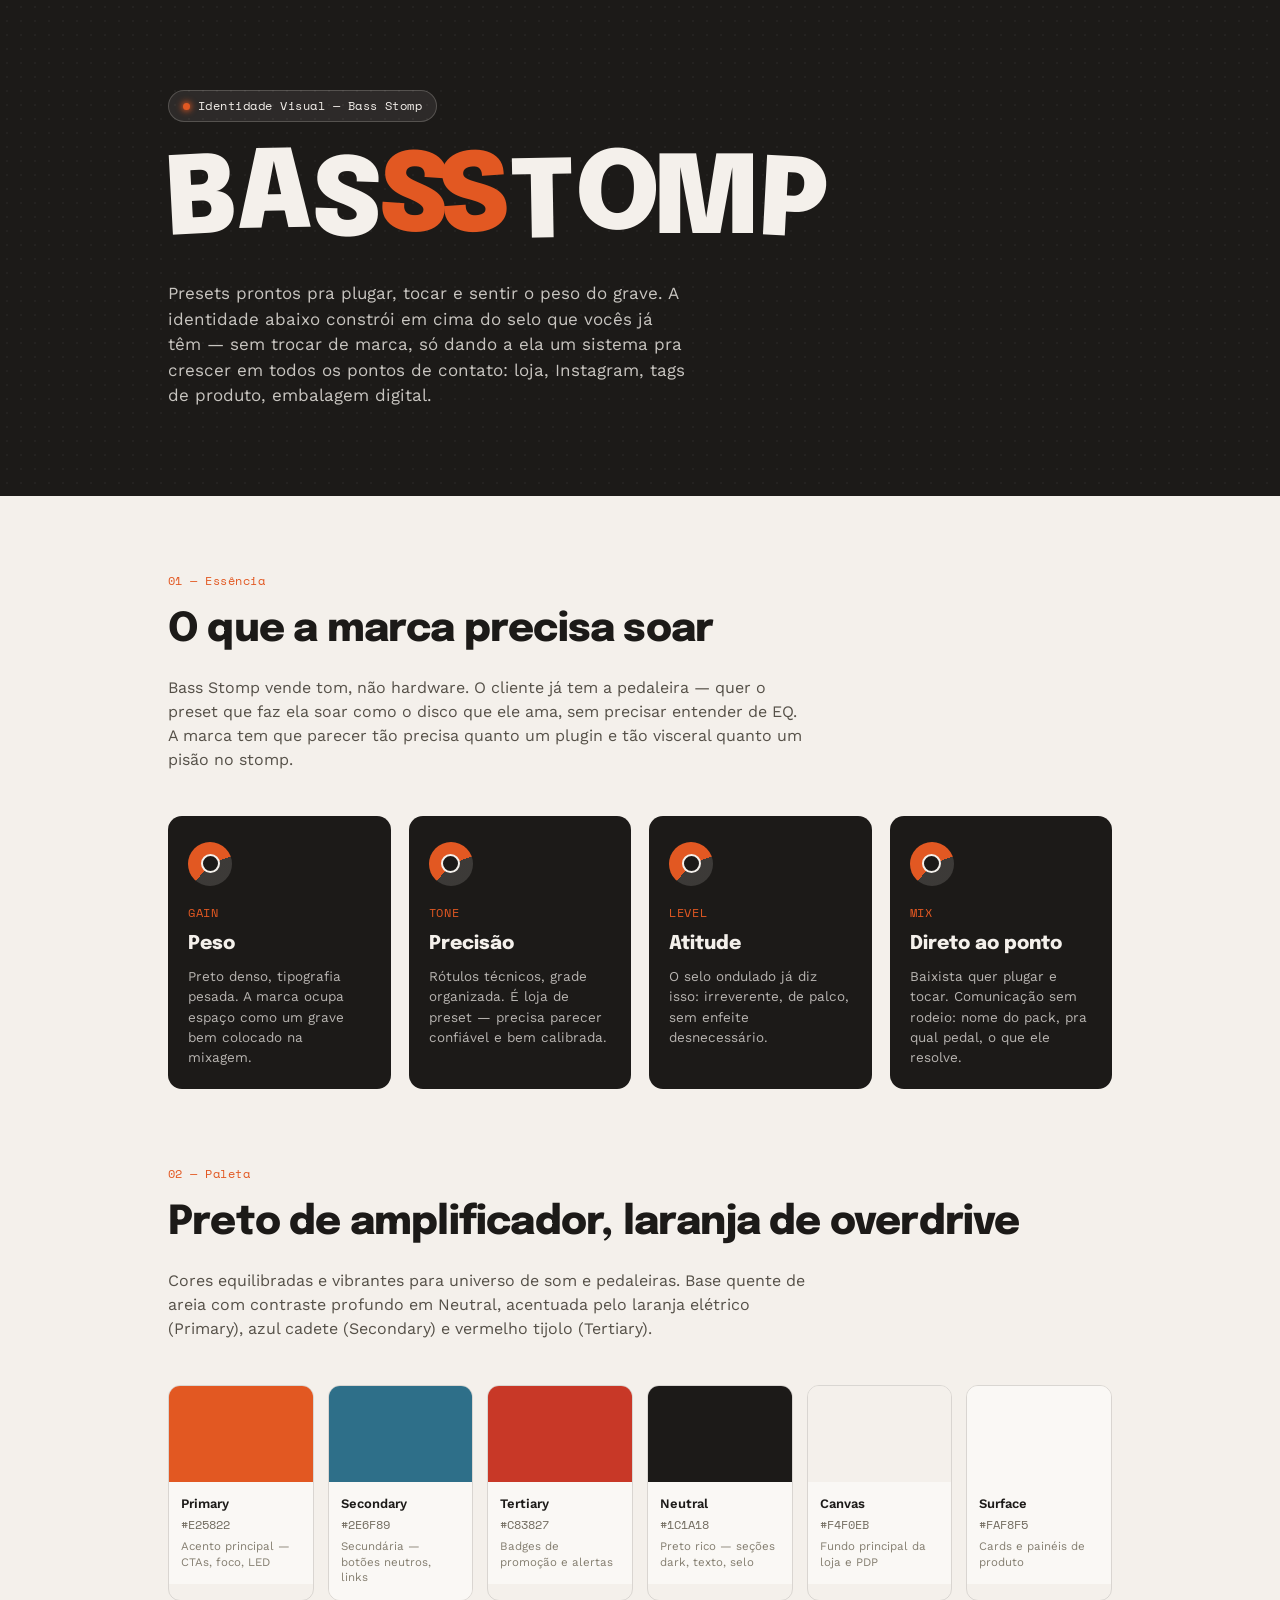
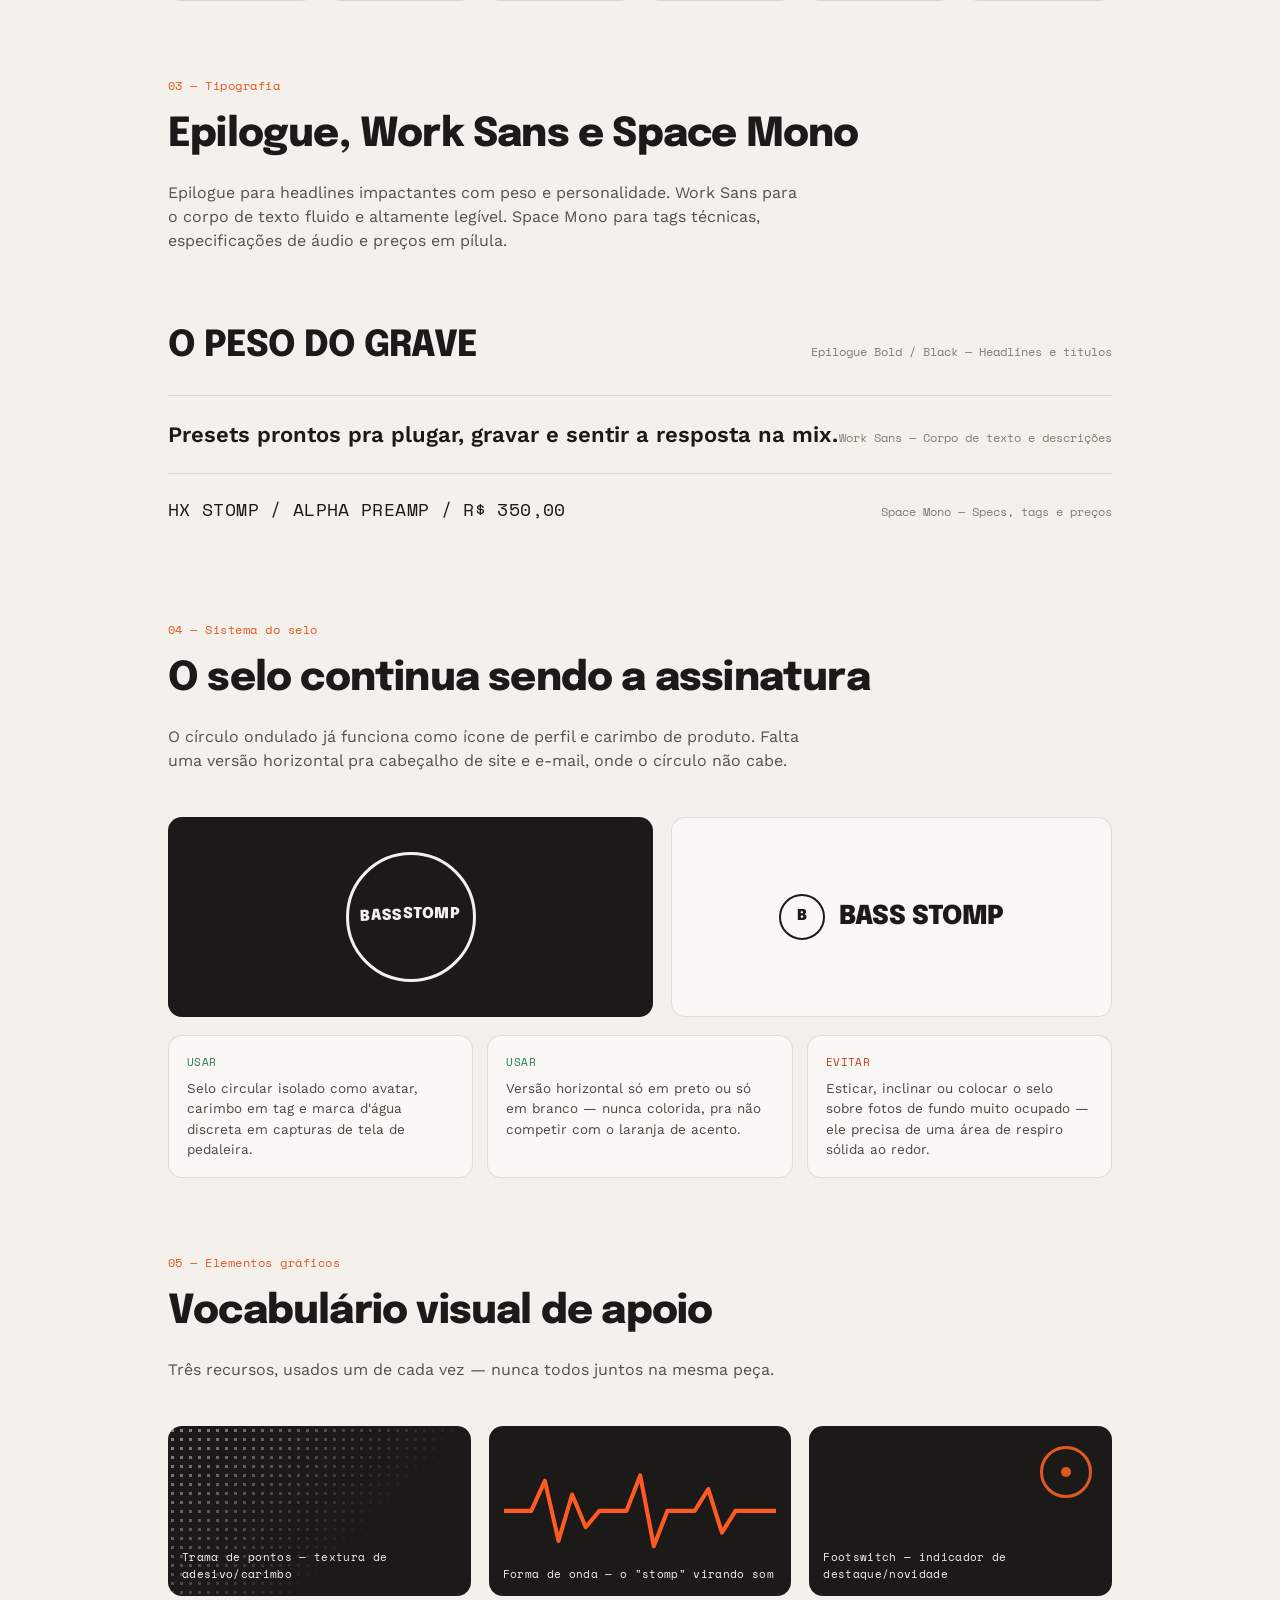
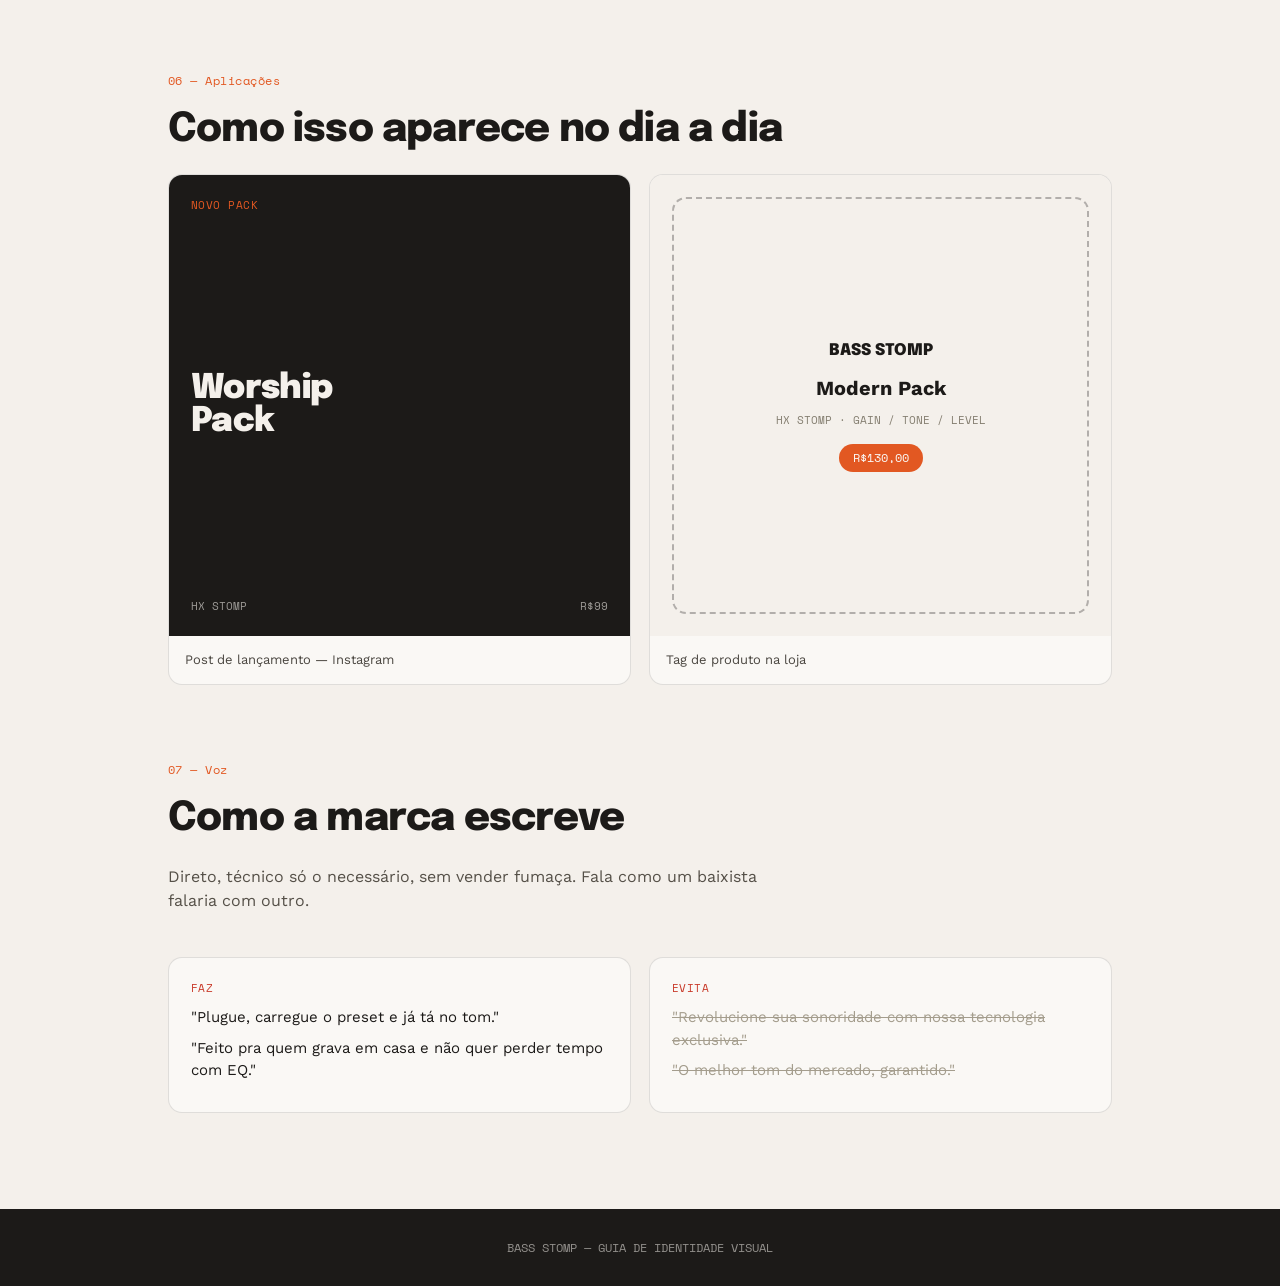
<file: identidade/bass-stomp-identidade.html>
<!DOCTYPE html>
<html lang="pt-BR">
<head>
<meta charset="UTF-8">
<meta name="viewport" content="width=device-width, initial-scale=1.0">
<title>Bass Stomp — Identidade Visual</title>
<link rel="preconnect" href="https://fonts.googleapis.com">
<link rel="preconnect" href="https://fonts.gstatic.com" crossorigin>
<link href="https://fonts.googleapis.com/css2?family=Epilogue:ital,wght@0,400;0,600;0,700;0,800;0,900;1,700&family=Space+Mono:ital,wght@0,400;0,700;1,400&family=Work+Sans:ital,wght@0,300;0,400;0,500;0,600;0,700;1,400&display=swap" rel="stylesheet">
<style>
  :root{
    --ink:#1C1A18;
    --bone:#F4F0EB;
    --paper:#FAF8F5;
    --orange:#E25822;
    --orange-dim:#C83827;
    --lowend:#2E6F89;
    --led:#E25822;
    --line: rgba(28,26,24,0.12);
  }
  *{box-sizing:border-box;}
  html,body{margin:0;padding:0;}
  body{
    background:var(--bone);
    color:var(--ink);
    font-family:'Work Sans', sans-serif;
    line-height:1.5;
    -webkit-font-smoothing:antialiased;
  }
  .wrap{max-width:1000px;margin:0 auto;padding:0 28px;}

  /* ---------- shared plate module ---------- */
  .plate{
    background:var(--paper);
    border:1px solid var(--line);
    border-radius:14px;
    position:relative;
  }
  .screw{
    display:none;
  }

  /* ---------- hero ---------- */
  .hero{
    background:var(--ink);
    color:var(--bone);
    padding:90px 0 70px;
    position:relative;
    overflow:hidden;
  }
  .hero::before{
    content:"";
    position:absolute; inset:0;
    background-image: radial-gradient(rgba(244,240,235,0.08) 1px, transparent 1px);
    background-size: 14px 14px;
    opacity:0.5;
  }
  .hero-inner{position:relative;}
  .eyebrow-plate{
    display:inline-flex;align-items:center;gap:8px;
    font-family:'Space Mono', monospace;
    font-size:12px; letter-spacing:0.04em;
    color:var(--bone);
    background:rgba(244,240,235,0.08);
    border:1px solid rgba(244,240,235,0.2);
    padding:6px 14px;border-radius:999px;
    margin-bottom:34px;
  }
  .led{width:7px;height:7px;border-radius:50%;background:var(--led);box-shadow:0 0 6px 1px var(--led);}

  .wordmark{
    font-family:'Epilogue', sans-serif;
    font-weight:900;
    font-size:clamp(52px, 9vw, 108px);
    line-height:0.88;
    letter-spacing:-0.03em;
    display:flex;
    flex-wrap:wrap;
  }
  .wordmark span{display:inline-block; transform-origin:bottom center;}
  .wordmark .row{display:flex;}
  /* stomp-wave rhythm */
  .wordmark .w1 span:nth-child(1){transform:translateY(0) rotate(-3deg);}
  .wordmark .w1 span:nth-child(2){transform:translateY(-6px) rotate(-1deg);}
  .wordmark .w1 span:nth-child(3){transform:translateY(2px) rotate(2deg);}
  .wordmark .w1 span:nth-child(4){transform:translateY(-3px) rotate(4deg);color:var(--orange);}
  .wordmark .w2 span:nth-child(1){transform:translateY(-2px) rotate(-4deg);color:var(--orange);}
  .wordmark .w2 span:nth-child(2){transform:translateY(4px) rotate(-1deg);}
  .wordmark .w2 span:nth-child(3){transform:translateY(-5px) rotate(2deg);}
  .wordmark .w2 span:nth-child(4){transform:translateY(0) rotate(0deg);}
  .wordmark .w2 span:nth-child(5){transform:translateY(3px) rotate(3deg);}

  .hero-sub{
    max-width:520px;margin-top:30px;
    font-size:17px; color:rgba(244,240,235,0.8);
  }

  /* ---------- section shell ---------- */
  section{padding:76px 0;}
  .kicker{
    font-family:'Space Mono', monospace;
    font-size:12px; letter-spacing:0.04em;
    color:var(--orange);
    margin-bottom:10px;
  }
  h2{
    font-family:'Epilogue', sans-serif;
    font-weight:800;
    font-size:clamp(28px,3.6vw,40px);
    margin:0 0 14px;
    letter-spacing:-0.02em;
  }
  .lede{max-width:640px;color:#555048;font-size:16px;margin-bottom:44px;}

  /* ---------- knob params ---------- */
  .knobs{display:grid;grid-template-columns:repeat(4,1fr);gap:18px;}
  .knob{
    background:var(--ink); color:var(--bone);
    border-radius:14px; padding:26px 20px 22px;
    position:relative;
  }
  .knob-dial{
    width:44px;height:44px;border-radius:50%;
    background:conic-gradient(from -140deg, var(--orange) 0deg, var(--orange) 210deg, rgba(244,240,235,0.15) 210deg);
    display:flex;align-items:center;justify-content:center;
    margin-bottom:18px;
  }
  .knob-dial::after{content:"";width:15px;height:15px;border-radius:50%;background:var(--ink);border:2px solid var(--bone);}
  .knob-label{font-family:'Space Mono',monospace;font-size:12px;letter-spacing:0.06em;color:var(--orange);margin-bottom:8px;}
  .knob-word{font-family:'Epilogue',sans-serif;font-weight:800;font-size:19px;margin-bottom:8px;}
  .knob-desc{font-size:13.5px;color:rgba(244,240,235,0.72);}

  /* ---------- palette ---------- */
  .swatches{display:grid;grid-template-columns:repeat(5,1fr);gap:14px;}
  .swatch{border-radius:12px;overflow:hidden;border:1px solid var(--line);}
  .swatch-color{height:96px;}
  .swatch-info{background:var(--paper);padding:12px 12px 14px;}
  .swatch-name{font-size:13px;font-weight:600;margin-bottom:2px;}
  .swatch-hex{font-family:'Space Mono',monospace;font-size:11.5px;color:#726c60;}
  .swatch-use{font-size:11.5px;color:#847e70;margin-top:6px;line-height:1.35;}

  /* ---------- typography ---------- */
  .type-row{display:flex;justify-content:space-between;align-items:baseline;padding:22px 0;border-bottom:1px solid var(--line);}
  .type-row:last-child{border-bottom:none;}
  .type-sample-display{font-family:'Epilogue',sans-serif;font-weight:800;font-size:36px;letter-spacing:-0.02em;}
  .type-sample-body{font-family:'Work Sans',sans-serif;font-size:22px;font-weight:600;}
  .type-sample-mono{font-family:'Space Mono',monospace;font-size:18px;letter-spacing:0.02em;}
  .type-meta{font-family:'Space Mono',monospace;font-size:11.5px;color:#847e70;text-align:right;}

  /* ---------- logo system ---------- */
  .logo-grid{display:grid;grid-template-columns:1.1fr 1fr;gap:18px;margin-bottom:18px;}
  .logo-box{padding:34px;display:flex;align-items:center;justify-content:center;min-height:180px;border-radius:14px;}
  .logo-box.dark{background:var(--ink);}
  .logo-box.light{background:var(--paper);}
  .badge{
    width:130px;height:130px;border-radius:50%;
    border:3px solid currentColor;
    display:flex;align-items:center;justify-content:center;
    font-family:'Epilogue',sans-serif;font-weight:900;font-size:15px;letter-spacing:0.03em;
    text-align:center;line-height:1.3;
    position:relative;
  }
  .badge span{display:block;}
  .badge span:nth-child(1){transform:rotate(-2deg);}
  .badge span:nth-child(2){transform:rotate(1deg) translateY(-2px);}
  .lock-h{display:flex;align-items:center;gap:14px;}
  .lock-h .mini-badge{
    width:46px;height:46px;border-radius:50%;border:2px solid currentColor;
    display:flex;align-items:center;justify-content:center;
    font-family:'Epilogue',sans-serif;font-weight:900;font-size:15px;
  }
  .lock-h .word{font-family:'Epilogue',sans-serif;font-weight:900;font-size:26px;letter-spacing:-0.02em;}

  .rules{display:grid;grid-template-columns:repeat(3,1fr);gap:14px;}
  .rule-card{background:var(--paper);border:1px solid var(--line);border-radius:14px;padding:18px;}
  .rule-card .tag{font-family:'Space Mono',monospace;font-size:11px;letter-spacing:0.04em;margin-bottom:8px;}
  .rule-card.ok .tag{color:#2b7a4b;}
  .rule-card.no .tag{color:var(--orange-dim);}
  .rule-card p{font-size:13.5px;color:#4a4640;margin:0;}

  /* ---------- texture / elements ---------- */
  .elements{display:grid;grid-template-columns:repeat(3,1fr);gap:18px;}
  .elem-card{background:var(--ink);border-radius:14px;height:170px;position:relative;overflow:hidden;display:flex;align-items:flex-end;padding:14px;}
  .elem-card span{font-family:'Space Mono',monospace;font-size:11px;color:var(--bone);letter-spacing:0.03em;position:relative;z-index:2;}
  .halftone{position:absolute;inset:0;background-image:radial-gradient(var(--bone) 1.6px, transparent 1.6px);background-size:9px 9px;opacity:0.5;
    mask-image:linear-gradient(135deg, black, transparent 65%);}
  .wave{position:absolute;inset:0;display:flex;align-items:center;justify-content:center;}
  .wave svg{width:90%;}
  .switchcard{position:relative;}
  .switchcard .ring{position:absolute;top:20px;right:20px;width:52px;height:52px;border-radius:50%;border:3px solid var(--orange);display:flex;align-items:center;justify-content:center;}
  .switchcard .ring::after{content:"";width:10px;height:10px;border-radius:50%;background:var(--orange);}

  /* ---------- applications ---------- */
  .apps{display:grid;grid-template-columns:1fr 1fr;gap:18px;}
  .app-card{border-radius:14px;overflow:hidden;border:1px solid var(--line);background:var(--paper);}
  .app-visual{aspect-ratio:1/1;background:var(--ink);position:relative;display:flex;flex-direction:column;justify-content:space-between;padding:22px;color:var(--bone);}
  .app-visual .top-tag{font-family:'Space Mono',monospace;font-size:11px;letter-spacing:0.04em;color:var(--orange);}
  .app-visual .headline{font-family:'Epilogue',sans-serif;font-weight:900;font-size:34px;line-height:0.95;letter-spacing:-0.02em;}
  .app-visual .foot{font-family:'Space Mono',monospace;font-size:11px;color:rgba(244,240,235,0.6);display:flex;justify-content:space-between;}
  .app-caption{padding:14px 16px;font-size:13px;color:#4a4640;}
  .tagcard{background:var(--paper);}
  .tagcard .app-visual{background:var(--bone);color:var(--ink);align-items:center;text-align:center;position:relative;}
  .tag-die{width:100%;height:100%;border:2px dashed rgba(28,26,24,0.3);border-radius:14px;display:flex;flex-direction:column;align-items:center;justify-content:center;gap:10px;}
  .tag-die .brand{font-family:'Epilogue',sans-serif;font-weight:900;font-size:16px;}
  .tag-die .prod{font-family:'Work Sans',sans-serif;font-weight:700;font-size:20px;}
  .tag-die .spec{font-family:'Space Mono',monospace;font-size:10.5px;color:#847e70;}
  .tag-die .price-pill{margin-top:6px;background:var(--orange);color:var(--paper);font-family:'Space Mono',monospace;font-size:12px;padding:5px 14px;border-radius:999px;}

  /* ---------- voice ---------- */
  .voice-grid{display:grid;grid-template-columns:1fr 1fr;gap:18px;}
  .voice-card{background:var(--paper);border:1px solid var(--line);border-radius:14px;padding:22px;}
  .voice-card .label{font-family:'Space Mono',monospace;font-size:11px;color:var(--orange-dim);letter-spacing:0.04em;margin-bottom:10px;}
  .voice-card .line{font-size:15px;margin-bottom:8px;}
  .voice-card .strike{color:#a49d8d;text-decoration:line-through;}

  footer{background:var(--ink);color:rgba(244,240,235,0.55);padding:30px 0;font-family:'Space Mono',monospace;font-size:11.5px;text-align:center;}

  @media (max-width:720px){
    .knobs{grid-template-columns:repeat(2,1fr);}
    .swatches{grid-template-columns:repeat(2,1fr);}
    .logo-grid, .apps, .elements, .rules, .voice-grid{grid-template-columns:1fr;}
  }
</style>
</head>
<body>

<div class="hero">
  <div class="wrap hero-inner">
    <div class="eyebrow-plate"><span class="led"></span>Identidade Visual — Bass Stomp</div>
    <div class="wordmark">
      <div class="row w1">
        <span>B</span><span>A</span><span>S</span><span>S</span>
      </div>
      <div class="row w2">
        <span>S</span><span>T</span><span>O</span><span>M</span><span>P</span>
      </div>
    </div>
    <p class="hero-sub">Presets prontos pra plugar, tocar e sentir o peso do grave. A identidade abaixo constrói em cima do selo que vocês já têm — sem trocar de marca, só dando a ela um sistema pra crescer em todos os pontos de contato: loja, Instagram, tags de produto, embalagem digital.</p>
  </div>
</div>

<section>
  <div class="wrap">
    <div class="kicker">01 — Essência</div>
    <h2>O que a marca precisa soar</h2>
    <p class="lede">Bass Stomp vende tom, não hardware. O cliente já tem a pedaleira — quer o preset que faz ela soar como o disco que ele ama, sem precisar entender de EQ. A marca tem que parecer tão precisa quanto um plugin e tão visceral quanto um pisão no stomp.</p>
    <div class="knobs">
      <div class="knob">
        <div class="knob-dial"></div>
        <div class="knob-label">GAIN</div>
        <div class="knob-word">Peso</div>
        <div class="knob-desc">Preto denso, tipografia pesada. A marca ocupa espaço como um grave bem colocado na mixagem.</div>
      </div>
      <div class="knob">
        <div class="knob-dial"></div>
        <div class="knob-label">TONE</div>
        <div class="knob-word">Precisão</div>
        <div class="knob-desc">Rótulos técnicos, grade organizada. É loja de preset — precisa parecer confiável e bem calibrada.</div>
      </div>
      <div class="knob">
        <div class="knob-dial"></div>
        <div class="knob-label">LEVEL</div>
        <div class="knob-word">Atitude</div>
        <div class="knob-desc">O selo ondulado já diz isso: irreverente, de palco, sem enfeite desnecessário.</div>
      </div>
      <div class="knob">
        <div class="knob-dial"></div>
        <div class="knob-label">MIX</div>
        <div class="knob-word">Direto ao ponto</div>
        <div class="knob-desc">Baixista quer plugar e tocar. Comunicação sem rodeio: nome do pack, pra qual pedal, o que ele resolve.</div>
      </div>
    </div>
  </div>
</section>

<section style="padding-top:0;">
  <div class="wrap">
    <div class="kicker">02 — Paleta</div>
    <h2>Preto de amplificador, laranja de overdrive</h2>
    <p class="lede">Cores equilibradas e vibrantes para universo de som e pedaleiras. Base quente de areia com contraste profundo em Neutral, acentuada pelo laranja elétrico (Primary), azul cadete (Secondary) e vermelho tijolo (Tertiary).</p>
    <div class="swatches" style="grid-template-columns: repeat(auto-fit, minmax(140px, 1fr));">
      <div class="swatch">
        <div class="swatch-color" style="background:#E25822;"></div>
        <div class="swatch-info">
          <div class="swatch-name">Primary</div>
          <div class="swatch-hex">#E25822</div>
          <div class="swatch-use">Acento principal — CTAs, foco, LED</div>
        </div>
      </div>
      <div class="swatch">
        <div class="swatch-color" style="background:#2E6F89;"></div>
        <div class="swatch-info">
          <div class="swatch-name">Secondary</div>
          <div class="swatch-hex">#2E6F89</div>
          <div class="swatch-use">Secundária — botões neutros, links</div>
        </div>
      </div>
      <div class="swatch">
        <div class="swatch-color" style="background:#C83827;"></div>
        <div class="swatch-info">
          <div class="swatch-name">Tertiary</div>
          <div class="swatch-hex">#C83827</div>
          <div class="swatch-use">Badges de promoção e alertas</div>
        </div>
      </div>
      <div class="swatch">
        <div class="swatch-color" style="background:#1C1A18;"></div>
        <div class="swatch-info">
          <div class="swatch-name">Neutral</div>
          <div class="swatch-hex">#1C1A18</div>
          <div class="swatch-use">Preto rico — seções dark, texto, selo</div>
        </div>
      </div>
      <div class="swatch">
        <div class="swatch-color" style="background:#F4F0EB;"></div>
        <div class="swatch-info">
          <div class="swatch-name">Canvas</div>
          <div class="swatch-hex">#F4F0EB</div>
          <div class="swatch-use">Fundo principal da loja e PDP</div>
        </div>
      </div>
      <div class="swatch">
        <div class="swatch-color" style="background:#FAF8F5;"></div>
        <div class="swatch-info">
          <div class="swatch-name">Surface</div>
          <div class="swatch-hex">#FAF8F5</div>
          <div class="swatch-use">Cards e painéis de produto</div>
        </div>
      </div>
    </div>
  </div>
</section>

<section style="padding-top:0;">
  <div class="wrap">
    <div class="kicker">03 — Tipografia</div>
    <h2>Epilogue, Work Sans e Space Mono</h2>
    <p class="lede">Epilogue para headlines impactantes com peso e personalidade. Work Sans para o corpo de texto fluido e altamente legível. Space Mono para tags técnicas, especificações de áudio e preços em pílula.</p>
    <div class="type-row">
      <div class="type-sample-display">O PESO DO GRAVE</div>
      <div class="type-meta">Epilogue Bold / Black — Headlines e títulos</div>
    </div>
    <div class="type-row">
      <div class="type-sample-body">Presets prontos pra plugar, gravar e sentir a resposta na mix.</div>
      <div class="type-meta">Work Sans — Corpo de texto e descrições</div>
    </div>
    <div class="type-row">
      <div class="type-sample-mono">HX STOMP / ALPHA PREAMP / R$ 350,00</div>
      <div class="type-meta">Space Mono — Specs, tags e preços</div>
    </div>
  </div>
</section>

<section style="padding-top:0;">
  <div class="wrap">
    <div class="kicker">04 — Sistema do selo</div>
    <h2>O selo continua sendo a assinatura</h2>
    <p class="lede">O círculo ondulado já funciona como ícone de perfil e carimbo de produto. Falta uma versão horizontal pra cabeçalho de site e e-mail, onde o círculo não cabe.</p>
    <div class="logo-grid">
      <div class="plate logo-box dark">
        <div class="screw tl"></div><div class="screw tr"></div><div class="screw bl"></div><div class="screw br"></div>
        <div class="badge" style="color:var(--bone);">
          <span>BASS</span><span>STOMP</span>
        </div>
      </div>
      <div class="plate logo-box light">
        <div class="screw tl"></div><div class="screw tr"></div><div class="screw bl"></div><div class="screw br"></div>
        <div class="lock-h" style="color:var(--ink);">
          <div class="mini-badge">B</div>
          <div class="word">BASS STOMP</div>
        </div>
      </div>
    </div>
    <div class="rules">
      <div class="rule-card ok">
        <div class="tag">USAR</div>
        <p>Selo circular isolado como avatar, carimbo em tag e marca d'água discreta em capturas de tela de pedaleira.</p>
      </div>
      <div class="rule-card ok">
        <div class="tag">USAR</div>
        <p>Versão horizontal só em preto ou só em branco — nunca colorida, pra não competir com o laranja de acento.</p>
      </div>
      <div class="rule-card no">
        <div class="tag">EVITAR</div>
        <p>Esticar, inclinar ou colocar o selo sobre fotos de fundo muito ocupado — ele precisa de uma área de respiro sólida ao redor.</p>
      </div>
    </div>
  </div>
</section>

<section style="padding-top:0;">
  <div class="wrap">
    <div class="kicker">05 — Elementos gráficos</div>
    <h2>Vocabulário visual de apoio</h2>
    <p class="lede">Três recursos, usados um de cada vez — nunca todos juntos na mesma peça.</p>
    <div class="elements">
      <div class="elem-card">
        <div class="halftone"></div>
        <span>Trama de pontos — textura de adesivo/carimbo</span>
      </div>
      <div class="elem-card">
        <div class="wave">
          <svg viewBox="0 0 200 60" fill="none">
            <polyline points="0,30 20,30 30,8 40,52 50,18 60,42 70,30 90,30 100,4 110,56 120,30 140,30 150,14 160,46 170,30 200,30" stroke="#FF5A22" stroke-width="3" stroke-linecap="round" stroke-linejoin="round"/>
          </svg>
        </div>
        <span>Forma de onda — o "stomp" virando som</span>
      </div>
      <div class="elem-card switchcard">
        <div class="ring"></div>
        <span>Footswitch — indicador de destaque/novidade</span>
      </div>
    </div>
  </div>
</section>

<section style="padding-top:0;">
  <div class="wrap">
    <div class="kicker">06 — Aplicações</div>
    <h2>Como isso aparece no dia a dia</h2>
    <div class="apps">
      <div class="app-card">
        <div class="app-visual">
          <div class="top-tag">NOVO PACK</div>
          <div class="headline">Worship<br>Pack</div>
          <div class="foot"><span>HX STOMP</span><span>R$99</span></div>
        </div>
        <div class="app-caption">Post de lançamento — Instagram</div>
      </div>
      <div class="app-card tagcard">
        <div class="app-visual">
          <div class="tag-die">
            <div class="brand">BASS STOMP</div>
            <div class="prod">Modern Pack</div>
            <div class="spec">HX STOMP · GAIN / TONE / LEVEL</div>
            <div class="price-pill">R$130,00</div>
          </div>
        </div>
        <div class="app-caption">Tag de produto na loja</div>
      </div>
    </div>
  </div>
</section>

<section style="padding-top:0;padding-bottom:96px;">
  <div class="wrap">
    <div class="kicker">07 — Voz</div>
    <h2>Como a marca escreve</h2>
    <p class="lede">Direto, técnico só o necessário, sem vender fumaça. Fala como um baixista falaria com outro.</p>
    <div class="voice-grid">
      <div class="voice-card">
        <div class="label">FAZ</div>
        <div class="line">"Plugue, carregue o preset e já tá no tom."</div>
        <div class="line">"Feito pra quem grava em casa e não quer perder tempo com EQ."</div>
      </div>
      <div class="voice-card">
        <div class="label">EVITA</div>
        <div class="line strike">"Revolucione sua sonoridade com nossa tecnologia exclusiva."</div>
        <div class="line strike">"O melhor tom do mercado, garantido."</div>
      </div>
    </div>
  </div>
</section>

<footer>BASS STOMP — GUIA DE IDENTIDADE VISUAL</footer>

</body>
</html>
</file>
<file: assets/css/style.css>
/* ==========================================================================
   BASS STOMP — IDENTIDADE VISUAL OPÇÃO 4: HERANÇA SVT
   Inspirado no lendário Ampeg SVT valvulado: Tolex, Panel Blue, Chrome, Knob Cream, Pilot Red.
   ========================================================================== */

@import url('https://fonts.googleapis.com/css2?family=Epilogue:ital,wght@0,400;0,500;0,600;0,700;0,800;0,900;1,400;1,700;1,900&family=Space+Mono:ital,wght@0,400;0,700;1,400&family=Work+Sans:ital,wght@0,300;0,400;0,500;0,600;0,700;1,400&display=swap');

:root {
  /* SVT Core Palette Tokens */
  --tolex: #19181A;
  --tolex-dark: #111012;
  --tolex-surface: #212024;
  --tolex-card: #262429;
  
  --panel-blue: #3E6C9E;
  --panel-blue-hover: #335984;
  --panel-blue-light: #5283B8;
  --panel-blue-dim: rgba(62, 108, 158, 0.18);

  --chrome: #C8CBCE;
  --chrome-bright: #E4E7EA;
  --chrome-dim: rgba(200, 203, 206, 0.22);
  --chrome-border: rgba(200, 203, 206, 0.35);

  --knob-cream: #EDE7DA;
  --knob-cream-soft: rgba(237, 231, 218, 0.85);
  --knob-cream-muted: rgba(237, 231, 218, 0.58);

  --pilot-red: #C7382B;
  --pilot-red-glow: rgba(199, 56, 43, 0.6);

  /* Semantic Mappings */
  --bg-main: var(--tolex);
  --bg-surface: var(--tolex-surface);
  --text-main: var(--knob-cream);
  --text-muted: var(--knob-cream-muted);
  --primary: var(--panel-blue);
  --primary-hover: var(--panel-blue-hover);
  --accent: var(--pilot-red);
  --border-metal: var(--chrome-border);

  /* Typography — Design System 2.0 (Epilogue + Work Sans + Space Mono) */
  --font-display: 'Epilogue', sans-serif;
  --font-body: 'Work Sans', -apple-system, BlinkMacSystemFont, sans-serif;
  --font-mono: 'Space Mono', monospace;

  /* UI Tokens */
  --radius-sm: 4px;
  --radius-md: 8px;
  --radius-lg: 12px;
  --radius-pill: 999px;
  --transition: all 0.2s cubic-bezier(0.16, 1, 0.3, 1);
}

/* ==========================================================================
   BASE & RESET
   ========================================================================== */
*, *::before, *::after {
  box-sizing: border-box;
  margin: 0;
  padding: 0;
}

html {
  scroll-behavior: smooth;
  color-scheme: dark;
  overflow-x: hidden;
  max-width: 100vw;
}

body {
  font-family: var(--font-body);
  font-size: 16px;
  line-height: 1.55;
  background-color: var(--tolex);
  color: var(--knob-cream);
  background-image: 
    radial-gradient(rgba(200, 203, 206, 0.04) 1px, transparent 1px),
    linear-gradient(to bottom, rgba(17, 16, 18, 0.7) 0%, rgba(25, 24, 26, 0.95) 100%);
  background-size: 16px 16px, 100% 100%;
  -webkit-font-smoothing: antialiased;
  overflow-x: hidden;
  max-width: 100vw;
  width: 100%;
}

.container {
  max-width: 1200px;
  margin: 0 auto;
  padding: 0 24px;
}

h1, h2, h3, h4, h5, h6 {
  font-family: var(--font-display);
  font-weight: 900;
  letter-spacing: -0.02em;
  color: var(--knob-cream);
}

a {
  color: inherit;
  text-decoration: none;
  transition: var(--transition);
}

img {
  max-width: 100%;
  display: block;
}

/* ==========================================================================
   VINTAGE PILOT LIGHT (JEWEL LED)
   ========================================================================== */
.led {
  width: 8px;
  height: 8px;
  border-radius: 50%;
  background: var(--pilot-red);
  box-shadow: 0 0 8px 1px var(--pilot-red), inset 0 0 3px #fff;
  display: inline-block;
  flex-shrink: 0;
}

.led.blue {
  background: var(--panel-blue);
  box-shadow: 0 0 8px 1px var(--panel-blue-light), inset 0 0 3px #fff;
}

/* ==========================================================================
   CORNER BRACKETS / CHROME HARDWARE (┌ ┐ └ ┘)
   ========================================================================== */
.bracket-corners {
  position: relative;
}

.bracket-corners::before,
.bracket-corners::after {
  content: "";
  position: absolute;
  width: 14px;
  height: 14px;
  border-color: var(--chrome);
  border-style: solid;
  pointer-events: none;
  z-index: 3;
}

.bracket-corners::before {
  top: 8px;
  left: 8px;
  border-width: 2px 0 0 2px;
}

.bracket-corners::after {
  bottom: 8px;
  right: 8px;
  border-width: 0 2px 2px 0;
}

.screw {
  display: none !important;
}

/* ==========================================================================
   BUTTONS (AMPEG CHASSIS STYLE)
   ========================================================================== */
.btn-primary {
  display: inline-flex;
  align-items: center;
  justify-content: center;
  gap: 10px;
  background: var(--panel-blue);
  color: var(--knob-cream);
  font-family: var(--font-body);
  font-size: 14px;
  font-weight: 600;
  letter-spacing: 0.02em;
  padding: 13px 26px;
  border: 1px solid var(--chrome);
  border-radius: var(--radius-sm);
  cursor: pointer;
  transition: var(--transition);
  box-shadow: 0 4px 12px rgba(0, 0, 0, 0.4), inset 0 1px 0 rgba(255, 255, 255, 0.2);
}

.btn-primary:hover {
  background: var(--panel-blue-hover);
  border-color: var(--chrome-bright);
  transform: translateY(-1px);
  box-shadow: 0 6px 18px rgba(62, 108, 158, 0.35);
}

.btn-secondary, .btn-outlined {
  display: inline-flex;
  align-items: center;
  justify-content: center;
  gap: 10px;
  background: rgba(33, 32, 36, 0.8);
  color: var(--knob-cream);
  font-family: var(--font-body);
  font-size: 14px;
  font-weight: 600;
  letter-spacing: 0.02em;
  padding: 13px 24px;
  border: 1px solid var(--chrome-border);
  border-radius: var(--radius-sm);
  cursor: pointer;
  transition: var(--transition);
}

.btn-secondary:hover, .btn-outlined:hover {
  border-color: var(--chrome);
  background: rgba(62, 108, 158, 0.2);
  color: #FFFFFF;
}

.btn-buy-pill {
  background: var(--panel-blue);
  color: var(--knob-cream);
  border: 1px solid var(--chrome-border);
  font-family: var(--font-body);
  font-size: 13px;
  font-weight: 600;
  letter-spacing: 0.02em;
  padding: 8px 18px;
  border-radius: var(--radius-sm);
  cursor: pointer;
  transition: var(--transition);
}

.btn-buy-pill:hover {
  background: var(--pilot-red);
  border-color: var(--pilot-red);
  color: #fff;
}

/* ==========================================================================
   TOP BAR (DISABLED)
   ========================================================================== */
.top-bar {
  display: none !important;
}

/* ==========================================================================
   SITE HEADER & NAVIGATION
   ========================================================================== */
.site-header {
  background: rgba(25, 24, 26, 0.96);
  backdrop-filter: blur(12px);
  -webkit-backdrop-filter: blur(12px);
  border-bottom: 1.5px solid var(--chrome-border);
  position: sticky;
  top: 0;
  z-index: 100;
  transition: var(--transition);
}

.header-inner {
  display: flex;
  align-items: center;
  justify-content: space-between;
  height: 74px;
}

/* Brand Lockup: Plaqueta de Painel */
.brand-lockup {
  display: flex;
  align-items: center;
  gap: 14px;
  text-decoration: none;
}

.brand-seal {
  width: 46px;
  height: 46px;
  border-radius: 50%;
  background: #FAF7F0;
  border: 2px solid var(--chrome);
  display: flex;
  align-items: center;
  justify-content: center;
  box-shadow: 0 2px 8px rgba(0, 0, 0, 0.5), inset 0 1px 1px #fff;
  flex-shrink: 0;
  overflow: hidden;
  padding: 3px;
  transition: var(--transition);
}

.brand-seal img {
  width: 100%;
  height: 100%;
  max-width: 40px;
  max-height: 40px;
  object-fit: contain;
  display: block;
}

.brand-lockup:hover .brand-seal {
  border-color: var(--panel-blue-light);
  transform: scale(1.04);
}

.brand-text {
  display: flex;
  flex-direction: column;
}

.brand-name {
  font-family: var(--font-display);
  font-size: 22px;
  font-weight: 700;
  line-height: 1;
  letter-spacing: 0.05em;
  color: var(--knob-cream);
}

.brand-tagline {
  font-family: var(--font-mono);
  font-size: 9.5px;
  color: var(--panel-blue-light);
  letter-spacing: 0.08em;
  text-transform: uppercase;
  margin-top: 2px;
}

/* Navigation Links */
.main-nav {
  display: flex;
  align-items: center;
  gap: 28px;
}

.nav-link {
  font-family: var(--font-body);
  font-size: 14.5px;
  font-weight: 500;
  letter-spacing: 0.01em;
  color: var(--knob-cream-soft);
  display: flex;
  align-items: center;
  gap: 6px;
  position: relative;
  padding: 8px 0;
  transition: var(--transition);
}

.nav-link:hover, .nav-link.active {
  color: var(--knob-cream);
}

.nav-link::after {
  content: "";
  position: absolute;
  bottom: 0;
  left: 0;
  width: 0;
  height: 2px;
  background: var(--panel-blue);
  box-shadow: 0 0 6px var(--panel-blue);
  transition: var(--transition);
}

.nav-link:hover::after, .nav-link.active::after {
  width: 100%;
}

.nav-badge-count {
  font-family: var(--font-mono);
  font-size: 10px;
  background: rgba(62, 108, 158, 0.25);
  color: var(--panel-blue-light);
  border: 1px solid var(--panel-blue);
  padding: 1px 7px;
  border-radius: var(--radius-pill);
}

/* Header Actions */
.header-actions {
  display: flex;
  align-items: center;
  gap: 12px;
}

.btn-cart {
  position: relative;
  width: 42px;
  height: 42px;
  border-radius: var(--radius-sm);
  background: var(--tolex-surface);
  border: 1.5px solid var(--chrome-border);
  display: flex;
  align-items: center;
  justify-content: center;
  color: var(--knob-cream);
  cursor: pointer;
  transition: var(--transition);
}

.btn-cart:hover {
  border-color: var(--chrome);
  background: var(--tolex-card);
  color: #FFFFFF;
}

.cart-count {
  position: absolute;
  top: -6px;
  right: -6px;
  background: var(--pilot-red);
  color: #FFFFFF;
  font-family: var(--font-mono);
  font-size: 10.5px;
  font-weight: 700;
  min-width: 18px;
  height: 18px;
  border-radius: 50%;
  display: flex;
  align-items: center;
  justify-content: center;
  box-shadow: 0 0 8px var(--pilot-red-glow);
}

.btn-whatsapp-header {
  display: inline-flex;
  align-items: center;
  gap: 8px;
  font-family: var(--font-display);
  font-size: 14px;
  font-weight: 700;
  letter-spacing: 0.04em;
  text-transform: uppercase;
  color: var(--knob-cream);
  background: var(--panel-blue);
  border: 1px solid var(--chrome-border);
  padding: 10px 18px;
  border-radius: var(--radius-sm);
  transition: var(--transition);
}

.btn-whatsapp-header:hover {
  background: var(--panel-blue-hover);
  border-color: var(--chrome);
  color: #FFFFFF;
  transform: translateY(-1px);
  box-shadow: 0 4px 12px rgba(62, 108, 158, 0.4);
}

.btn-menu-toggle {
  display: none;
  width: 42px;
  height: 42px;
  border-radius: var(--radius-sm);
  background: var(--tolex-surface);
  border: 1.5px solid var(--chrome-border);
  align-items: center;
  justify-content: center;
  color: var(--knob-cream);
  cursor: pointer;
}

.btn-menu-toggle:hover {
  border-color: var(--chrome);
  color: #fff;
}

/* Mobile Drawer Navigation */
.mobile-nav-drawer {
  position: fixed;
  top: 74px;
  left: 0;
  right: 0;
  background: rgba(21, 20, 23, 0.98);
  backdrop-filter: blur(16px);
  -webkit-backdrop-filter: blur(16px);
  border-bottom: 2px solid var(--chrome-border);
  padding: 24px 20px;
  display: flex;
  flex-direction: column;
  gap: 16px;
  z-index: 99;
  transform: translateY(-130%);
  opacity: 0;
  pointer-events: none;
  visibility: hidden;
  transition: transform 0.3s cubic-bezier(0.16, 1, 0.3, 1), opacity 0.3s ease, visibility 0.3s ease;
  box-shadow: 0 20px 40px rgba(0, 0, 0, 0.7);
}

.mobile-nav-drawer.active {
  transform: translateY(0);
  opacity: 1;
  pointer-events: auto;
  visibility: visible;
}

.mobile-nav-link {
  font-family: var(--font-display);
  font-size: 16px;
  font-weight: 600;
  letter-spacing: 0.04em;
  text-transform: uppercase;
  color: var(--knob-cream);
  padding: 10px 0;
  border-bottom: 1px solid var(--chrome-border);
  display: flex;
  align-items: center;
  justify-content: space-between;
}

.mobile-nav-link:hover {
  color: var(--panel-blue-light);
}


/* ==========================================================================
   HERO SECTION — HERANÇA SVT
   ========================================================================== */
.hero {
  padding: 70px 0 80px;
  position: relative;
  border-bottom: 2px solid var(--chrome-border);
}

.hero-grid {
  display: grid;
  grid-template-columns: 1.15fr 0.85fr;
  gap: 50px;
  align-items: center;
}

.badge-eyebrow {
  display: inline-flex;
  align-items: center;
  gap: 8px;
  font-family: var(--font-mono);
  font-size: 11px;
  font-weight: 700;
  letter-spacing: 0.06em;
  text-transform: uppercase;
  color: var(--panel-blue-light);
  background: rgba(62, 108, 158, 0.15);
  border: 1px solid rgba(62, 108, 158, 0.4);
  padding: 6px 12px;
  border-radius: var(--radius-sm);
  margin-bottom: 16px;
}

.hero-title {
  font-family: var(--font-display);
  font-size: clamp(38px, 4.8vw, 60px);
  font-weight: 900;
  line-height: 1.05;
  letter-spacing: -0.02em;
  color: var(--knob-cream);
  margin-top: 0;
  margin-bottom: 20px;
}

.hero-title .highlight-blue {
  color: var(--panel-blue-light);
  font-style: italic;
  font-weight: 800;
  letter-spacing: -0.02em;
  text-transform: none;
}

.hero-title .hero-subtext {
  font-family: var(--font-body);
  font-size: clamp(20px, 2.5vw, 32px);
  font-weight: 400;
  font-style: italic;
  letter-spacing: normal;
  text-transform: none;
  color: var(--knob-cream-soft);
  display: block;
  margin-top: 6px;
}

.hero-desc {
  font-size: 16px;
  color: var(--knob-cream-soft);
  max-width: 540px;
  line-height: 1.6;
  margin-bottom: 28px;
}

.hero-actions {
  display: flex;
  gap: 16px;
  flex-wrap: wrap;
  margin-bottom: 28px;
}

/* Rig Specs Bar (Inline Row Style - from Reference) */
.hero-specs-row {
  display: flex;
  align-items: center;
  gap: 16px;
  flex-wrap: wrap;
  font-family: var(--font-mono);
  font-size: 11px;
  color: var(--knob-cream-soft);
  letter-spacing: 0.04em;
  padding-top: 18px;
  border-top: 1px solid var(--chrome-border);
}

.hero-spec-item {
  display: flex;
  align-items: center;
  gap: 8px;
}

.hero-spec-item strong {
  color: var(--knob-cream);
  font-weight: 700;
}

.dot-sep {
  color: var(--panel-blue);
  opacity: 0.7;
}

/* Hero Media Frame with Corner Hardware and 10% OFF Badge */
.hero-media-wrap {
  position: relative;
  max-width: 480px;
  margin: 0 auto;
}

.hero-photo-frame {
  position: relative;
  background: var(--tolex-dark);
  border: 2px solid var(--chrome);
  border-radius: var(--radius-sm);
  overflow: hidden;
  box-shadow: 0 20px 50px rgba(0,0,0,0.7);
  aspect-ratio: 4 / 3.8;
}

.screen-corner-badge {
  position: absolute;
  top: 14px;
  right: -8px;
  background: var(--pilot-red);
  color: #fff;
  font-family: var(--font-mono);
  font-size: 10px;
  font-weight: 700;
  letter-spacing: 0.06em;
  padding: 5px 14px;
  border-radius: 2px;
  box-shadow: 0 4px 14px var(--pilot-red-glow);
  z-index: 10;
  transform: rotate(3deg);
  border: 1px solid rgba(255, 255, 255, 0.35);
}

/* ==========================================================================
   SHOP COMPACT HERO & PEDALBOARD SELECTOR (HERANÇA SVT)
   ========================================================================== */
.shop-hero {
  padding: 46px 0 34px;
  background: var(--tolex-dark);
  border-bottom: 2px solid var(--chrome-border);
  position: relative;
}

.shop-hero-badge {
  display: inline-flex;
  align-items: center;
  gap: 8px;
  font-family: var(--font-mono);
  font-size: 11px;
  font-weight: 700;
  color: var(--panel-blue-light);
  letter-spacing: 0.08em;
  text-transform: uppercase;
  margin-bottom: 12px;
}

.shop-hero-title {
  font-family: var(--font-display);
  font-size: clamp(32px, 4.5vw, 48px);
  font-weight: 900;
  letter-spacing: -0.02em;
  color: var(--knob-cream);
  margin-bottom: 10px;
  line-height: 1.05;
  text-transform: uppercase;
}

.shop-hero-desc {
  font-family: var(--font-body);
  font-size: 15.5px;
  color: var(--knob-cream-soft);
  max-width: 680px;
  line-height: 1.6;
}

/* SECTION: PEDALBOARD SELECTOR (AMPEG CHASSIS STYLE) */
.section-pedaleiras,
.section-pedal-selector {
  padding: 48px 0 54px;
  background: var(--tolex);
  border-bottom: 2px solid var(--chrome-border);
  position: relative;
}

.section-pedaleiras .section-header,
.pedal-selector-header {
  display: flex;
  justify-content: space-between;
  align-items: flex-end;
  margin-bottom: 26px;
  gap: 20px;
  flex-wrap: wrap;
}

.section-pedaleiras .section-kicker,
.pedal-selector-kicker {
  font-family: var(--font-mono);
  font-size: 11px;
  font-weight: 700;
  letter-spacing: 0.08em;
  color: var(--panel-blue-light);
  margin-bottom: 6px;
  display: flex;
  align-items: center;
  gap: 6px;
  text-transform: uppercase;
}

.section-pedaleiras .section-title,
.pedal-selector-title {
  font-family: var(--font-display);
  font-size: clamp(26px, 3.2vw, 38px);
  font-weight: 800;
  color: var(--knob-cream);
  margin-bottom: 6px;
  letter-spacing: -0.01em;
}

.section-pedaleiras .section-sub,
.pedal-selector-desc {
  font-family: var(--font-body);
  font-size: 14.5px;
  color: var(--knob-cream-soft);
  max-width: 650px;
  line-height: 1.5;
}

/* Search Box in SVT Chassis Style */
.search-box,
.pedal-search-box {
  position: relative;
  max-width: 340px;
  width: 100%;
}

.search-box input,
.pedal-search-box input {
  width: 100%;
  background: var(--tolex-surface);
  border: 1.5px solid var(--chrome-border);
  border-radius: var(--radius-sm);
  padding: 10px 16px 10px 40px;
  font-family: var(--font-mono);
  font-size: 12px;
  color: var(--knob-cream);
  transition: var(--transition);
}

.search-box input:focus,
.pedal-search-box input:focus {
  outline: none;
  border-color: var(--panel-blue-light);
  background: var(--tolex-card);
  box-shadow: 0 0 14px rgba(62, 108, 158, 0.35);
}

.search-box input::placeholder,
.pedal-search-box input::placeholder {
  color: var(--knob-cream-muted);
  font-family: var(--font-mono);
}

.search-box svg,
.pedal-search-box svg {
  position: absolute;
  top: 50%;
  left: 14px;
  transform: translateY(-50%);
  color: var(--knob-cream-muted);
  pointer-events: none;
}

/* Brand Filter Pills (SVT Anodized Switch Buttons) */
.brand-filters {
  display: flex;
  flex-wrap: wrap;
  gap: 10px;
  margin-bottom: 28px;
}

.filter-btn {
  font-family: var(--font-mono);
  font-size: 11.5px;
  font-weight: 700;
  letter-spacing: 0.03em;
  padding: 8px 18px;
  border-radius: var(--radius-pill);
  background: var(--tolex-surface);
  color: var(--knob-cream-soft);
  border: 1.5px solid var(--chrome-border);
  cursor: pointer;
  transition: var(--transition);
  text-transform: uppercase;
}

.filter-btn:hover {
  color: var(--knob-cream);
  border-color: var(--chrome);
  background: var(--tolex-card);
  transform: translateY(-1px);
}

.filter-btn.active {
  background: var(--panel-blue);
  color: #FFFFFF;
  border-color: var(--chrome-bright);
  box-shadow: 0 0 14px rgba(62, 108, 158, 0.45), inset 0 1px 0 rgba(255, 255, 255, 0.25);
}

/* Pedaleiras Grid (8 Columns Desktop) */
.pedaleiras-grid,
.pedal-rack-grid {
  display: grid;
  grid-template-columns: repeat(8, 1fr);
  gap: 14px;
}

/* Pedal Card Plate */
.pedal-card,
.pedal-rack-card {
  background: var(--tolex-card);
  border: 1.5px solid var(--chrome-border);
  border-radius: var(--radius-sm);
  padding: 16px 10px 14px;
  display: flex;
  flex-direction: column;
  align-items: center;
  text-align: center;
  position: relative;
  transition: var(--transition);
  cursor: pointer;
  box-shadow: 0 6px 16px rgba(0, 0, 0, 0.45);
  color: var(--knob-cream);
  text-decoration: none;
}

.pedal-card:hover,
.pedal-rack-card:hover {
  transform: translateY(-4px);
  border-color: var(--chrome);
  background: var(--tolex-surface);
  box-shadow: 0 12px 26px rgba(0, 0, 0, 0.65), 0 0 16px rgba(62, 108, 158, 0.3);
}

.pedal-card.active,
.pedal-rack-card.active {
  border-color: var(--panel-blue-light);
  background: rgba(62, 108, 158, 0.22);
  box-shadow: 0 0 20px rgba(62, 108, 158, 0.5), inset 0 0 10px rgba(62, 108, 158, 0.25);
}

/* Pedalboard Thumbnail Image Wrapper - STRICT SIZING TO PREVENT OVERFLOW */
.pedal-thumb-wrap {
  width: 76px;
  height: 76px;
  min-width: 76px;
  min-height: 76px;
  display: flex;
  align-items: center;
  justify-content: center;
  margin-bottom: 10px;
  filter: drop-shadow(0 4px 8px rgba(0, 0, 0, 0.65));
  overflow: hidden;
}

.pedal-thumb-wrap img,
.pedal-rack-card img {
  max-width: 100%;
  max-height: 100%;
  width: auto;
  height: auto;
  object-fit: contain;
  transition: transform 0.3s ease;
}

.pedal-card:hover .pedal-thumb-wrap img,
.pedal-rack-card:hover img {
  transform: scale(1.08);
}

.pedal-name,
.pedal-rack-name {
  font-family: var(--font-display);
  font-size: 13px;
  font-weight: 700;
  line-height: 1.2;
  letter-spacing: 0.04em;
  color: var(--knob-cream);
  margin-bottom: 4px;
  text-transform: uppercase;
}

.pedal-card.active .pedal-name,
.pedal-rack-card.active .pedal-rack-name {
  color: #FFFFFF;
}

.pedal-count,
.pedal-rack-count {
  font-family: var(--font-mono);
  font-size: 10.5px;
  color: var(--knob-cream-muted);
  letter-spacing: 0.02em;
}

.pedal-card.active .pedal-count,
.pedal-rack-card.active .pedal-rack-count {
  color: var(--panel-blue-light);
  font-weight: 700;
}


.hero-photo-frame img {
  width: 100%;
  height: 100%;
  object-fit: cover;
  object-position: center top;
  filter: contrast(1.08) grayscale(0.15);
}

.hero-photo-overlay {
  position: absolute;
  inset: 0;
  background: linear-gradient(to top, rgba(25, 24, 26, 0.85) 0%, transparent 45%);
}

/* Metal Plaque Tag (Sergio Rodrigues) */
.floating-rig-tag {
  position: absolute;
  bottom: -18px;
  left: 20px;
  background: var(--tolex-surface);
  color: var(--knob-cream);
  border: 1.5px solid var(--chrome-border);
  border-radius: var(--radius-sm);
  padding: 14px 20px;
  box-shadow: 0 14px 30px rgba(0, 0, 0, 0.65);
  display: flex;
  flex-direction: column;
  gap: 4px;
  z-index: 10;
}

.rig-tag-indicator {
  display: flex;
  align-items: center;
  gap: 8px;
  margin-bottom: 2px;
}

.rig-tag-label {
  font-family: var(--font-mono);
  font-size: 10px;
  font-weight: 700;
  letter-spacing: 0.08em;
  color: var(--pilot-red);
}

.rig-tag-title {
  font-family: var(--font-display);
  font-size: 17px;
  font-weight: 800;
  letter-spacing: -0.01em;
  color: var(--knob-cream);
  line-height: 1.2;
}

.rig-tag-subtitle {
  font-family: var(--font-body);
  font-size: 12.5px;
  color: var(--knob-cream-soft);
  line-height: 1.3;
}

/* Guarantee Plaque */
.guarantee-seal {
  position: absolute;
  top: -14px;
  right: -14px;
  background: var(--tolex-dark);
  color: var(--knob-cream);
  border: 2px solid var(--chrome);
  border-radius: 50%;
  width: 84px;
  height: 84px;
  display: flex;
  flex-direction: column;
  align-items: center;
  justify-content: center;
  box-shadow: 0 8px 24px rgba(0,0,0,0.6);
  transform: rotate(6deg);
  z-index: 10;
}

.seal-pct {
  font-family: var(--font-display);
  font-size: 20px;
  font-weight: 700;
  color: var(--panel-blue-light);
  line-height: 1;
}

.seal-txt {
  font-family: var(--font-mono);
  font-size: 7.5px;
  font-weight: 700;
  text-transform: uppercase;
  text-align: center;
  line-height: 1.15;
  margin-top: 2px;
  color: var(--chrome);
}

/* ==========================================================================
   VINTAGE SVT 5-KNOB BARREL STRIP (AMPEG FACEPLATE)
   ========================================================================== */
.svt-control-strip {
  background: var(--tolex-surface);
  border-top: 1px solid var(--chrome-border);
  border-bottom: 2px solid var(--chrome);
  padding: 36px 0;
  position: relative;
}

.svt-strip-inner {
  display: flex;
  align-items: center;
  justify-content: space-between;
  flex-wrap: wrap;
  gap: 24px;
}

.svt-strip-label {
  display: flex;
  flex-direction: column;
  gap: 4px;
}

.svt-strip-title {
  font-family: var(--font-display);
  font-size: 20px;
  color: var(--knob-cream);
  letter-spacing: 0.05em;
}

.svt-strip-desc {
  font-family: var(--font-mono);
  font-size: 11px;
  color: var(--panel-blue-light);
}

.svt-knobs-group {
  display: flex;
  align-items: center;
  gap: 28px;
}

/* Vintage Cream Barrel Knob */
.cream-barrel-knob {
  display: flex;
  flex-direction: column;
  align-items: center;
  gap: 8px;
}

.barrel-dial {
  width: 52px;
  height: 52px;
  border-radius: 50%;
  background: radial-gradient(circle at 35% 35%, #FAF7F0, #C5BFAF 70%, #9E9889 100%);
  border: 2px solid #5A564E;
  box-shadow: 0 4px 12px rgba(0, 0, 0, 0.6), inset 0 2px 2px rgba(255,255,255,0.8);
  position: relative;
  display: flex;
  align-items: center;
  justify-content: center;
}

.barrel-slot {
  position: absolute;
  top: 4px;
  width: 3.5px;
  height: 16px;
  background: #111012;
  border-radius: 1px;
}

.dial-gain .barrel-slot { transform: rotate(35deg); }
.dial-bass .barrel-slot { transform: rotate(20deg); }
.dial-mid .barrel-slot { transform: rotate(-15deg); }
.dial-treble .barrel-slot { transform: rotate(5deg); }
.dial-master .barrel-slot { transform: rotate(40deg); }

.barrel-name {
  font-family: var(--font-mono);
  font-size: 11px;
  font-weight: 700;
  color: var(--knob-cream);
  letter-spacing: 0.06em;
}

/* ==========================================================================
   PRODUCT CARDS (CHROME CORNER BRACKET STYLE)
   ========================================================================== */
.section-store-teaser,
.section-products {
  padding: 60px 0 80px;
  background: var(--tolex-dark);
}

.products-toolbar {
  display: flex;
  align-items: center;
  justify-content: space-between;
  margin-bottom: 28px;
  flex-wrap: wrap;
  gap: 16px;
}

.catalog-controls {
  display: flex;
  align-items: center;
  gap: 16px;
  flex-wrap: wrap;
}

.catalog-status {
  font-family: var(--font-mono);
  font-size: 12px;
  color: var(--knob-cream-muted);
}

.catalog-status strong {
  color: var(--panel-blue-light);
}

.sort-dropdown {
  background: var(--tolex-surface);
  color: var(--knob-cream);
  border: 1.5px solid var(--chrome-border);
  border-radius: var(--radius-sm);
  padding: 8px 14px;
  font-family: var(--font-mono);
  font-size: 12px;
  cursor: pointer;
  transition: var(--transition);
}

.sort-dropdown:focus {
  outline: none;
  border-color: var(--panel-blue-light);
  background: var(--tolex-card);
}

.section-header {
  display: flex;
  justify-content: space-between;
  align-items: flex-end;
  margin-bottom: 40px;
}

.section-kicker {
  font-family: var(--font-mono);
  font-size: 11px;
  font-weight: 700;
  letter-spacing: 0.08em;
  color: var(--panel-blue-light);
  margin-bottom: 6px;
  display: flex;
  align-items: center;
  gap: 6px;
}

.section-title {
  font-size: clamp(28px, 3.5vw, 44px);
  color: var(--knob-cream);
}

.products-grid {
  display: grid;
  grid-template-columns: repeat(4, 1fr);
  gap: 24px;
  margin-bottom: 40px;
}

.product-card {
  background: var(--tolex-card);
  border: 1.5px solid var(--chrome-border);
  border-radius: var(--radius-sm);
  overflow: hidden;
  display: flex;
  flex-direction: column;
  transition: var(--transition);
  box-shadow: 0 10px 24px rgba(0,0,0,0.5);
  position: relative;
  cursor: pointer;
}

.product-card:hover {
  border-color: var(--chrome);
  transform: translateY(-4px);
  box-shadow: 0 18px 40px rgba(0,0,0,0.7), 0 0 20px rgba(62,108,158,0.35);
}

.product-media {
  position: relative;
  aspect-ratio: 16 / 11;
  background: #0D0C0E;
  overflow: hidden;
  border-bottom: 1px solid var(--chrome-border);
}

.product-media-link {
  display: block;
  width: 100%;
  height: 100%;
  text-decoration: none;
}

.product-media img {
  width: 100%;
  height: 100%;
  object-fit: cover;
  transition: transform 0.4s ease;
}

.product-card:hover .product-media img {
  transform: scale(1.05);
}

/* Quick View Button Overlay (Hidden - direct preset screen navigation) */
.btn-quick-view {
  display: none !important;
}

.product-ribbon {
  position: absolute;
  top: 10px;
  left: 10px;
  font-family: var(--font-mono);
  font-size: 9.5px;
  font-weight: 700;
  padding: 3px 8px;
  border-radius: 2px;
  display: flex;
  align-items: center;
  gap: 5px;
  letter-spacing: 0.05em;
  text-transform: uppercase;
}

.product-ribbon.new {
  background: var(--panel-blue);
  color: #fff;
  border: 1px solid var(--chrome);
}

.product-ribbon.bestseller {
  background: var(--pilot-red);
  color: #fff;
}

.product-body {
  padding: 18px;
  display: flex;
  flex-direction: column;
  flex: 1;
}

.product-pedal-spec {
  font-family: var(--font-mono);
  font-size: 10.5px;
  color: var(--panel-blue-light);
  margin-bottom: 6px;
  display: flex;
  align-items: center;
  gap: 6px;
}

.product-title {
  font-family: var(--font-display);
  font-size: 19px;
  font-weight: 700;
  line-height: 1.15;
  margin-bottom: 10px;
}

.product-title a:hover {
  color: var(--panel-blue-light);
}

.product-tech-params {
  display: flex;
  gap: 6px;
  flex-wrap: wrap;
  margin-bottom: 16px;
}

.tech-tag {
  font-family: var(--font-mono);
  font-size: 9.5px;
  background: rgba(200, 203, 206, 0.08);
  border: 1px solid var(--chrome-border);
  color: var(--knob-cream-soft);
  padding: 2px 6px;
  border-radius: 2px;
}

.product-footer {
  margin-top: auto;
  display: flex;
  align-items: center;
  justify-content: space-between;
  padding-top: 12px;
  border-top: 1px solid rgba(200, 203, 206, 0.12);
}

.price-current {
  font-family: var(--font-mono);
  font-size: 16px;
  font-weight: 700;
  color: var(--knob-cream);
}

.price-old {
  font-family: var(--font-mono);
  font-size: 12px;
  color: var(--knob-cream-muted);
  text-decoration: line-through;
  margin-right: 4px;
}

/* ==========================================================================
   ALPHA BASS PREAMP SPOTLIGHT (IDENTIDADE HERANÇA SVT)
   ========================================================================== */
.section-alpha {
  padding: 80px 0;
  background: var(--tolex-dark);
  position: relative;
  border-top: 2px solid var(--chrome-border);
  border-bottom: 2px solid var(--chrome-border);
}

.section-alpha .screw {
  display: none !important;
}

.section-alpha .plate,
.section-alpha .hardware-plate {
  background: linear-gradient(180deg, #252328 0%, #1b1a1e 100%) !important;
  border: 1.5px solid var(--chrome-border) !important;
  border-radius: var(--radius-md) !important;
  padding: 48px 40px !important;
  box-shadow: 0 20px 45px rgba(0, 0, 0, 0.65), inset 0 1px 0 rgba(255, 255, 255, 0.08) !important;
  color: var(--knob-cream) !important;
  position: relative;
}

.alpha-grid {
  display: grid;
  grid-template-columns: 1fr 1fr;
  gap: 50px;
  align-items: center;
}

.alpha-image-wrap {
  position: relative;
  background: #111012;
  border-radius: var(--radius-sm) !important;
  overflow: hidden;
  border: 1.5px solid var(--chrome-border) !important;
  box-shadow: 0 14px 32px rgba(0, 0, 0, 0.65) !important;
}

.alpha-image-wrap img {
  width: 100%;
  height: auto;
  object-fit: cover;
  display: block;
}

.alpha-badge-tag {
  position: absolute;
  top: 16px;
  left: 16px;
  background: rgba(17, 16, 18, 0.92) !important;
  color: var(--knob-cream) !important;
  border: 1px solid var(--chrome-border) !important;
  font-family: var(--font-mono) !important;
  font-size: 10.5px !important;
  font-weight: 700 !important;
  letter-spacing: 0.08em !important;
  padding: 5px 12px !important;
  border-radius: 3px !important;
  text-transform: uppercase !important;
  box-shadow: 0 4px 12px rgba(0, 0, 0, 0.5) !important;
  backdrop-filter: blur(8px) !important;
  -webkit-backdrop-filter: blur(8px) !important;
  z-index: 2;
}

.section-alpha .badge-eyebrow,
.badge-eyebrow {
  display: inline-flex !important;
  align-items: center !important;
  gap: 8px !important;
  background: rgba(62, 108, 158, 0.16) !important;
  border: 1px solid var(--panel-blue) !important;
  border-radius: var(--radius-sm) !important;
  padding: 6px 14px !important;
  font-family: var(--font-mono) !important;
  font-size: 11px !important;
  font-weight: 700 !important;
  color: var(--panel-blue-light) !important;
  letter-spacing: 0.08em !important;
  text-transform: uppercase !important;
  margin-bottom: 16px !important;
}

.section-alpha .badge-eyebrow .led,
.badge-eyebrow .led {
  display: inline-block !important;
  width: 8px !important;
  height: 8px !important;
  border-radius: 50% !important;
  background: var(--pilot-red) !important;
  box-shadow: 0 0 10px 2px var(--pilot-red-glow) !important;
  animation: ledPulse 2s infinite ease-in-out;
}

.alpha-content h2 {
  font-family: var(--font-display) !important;
  font-size: clamp(34px, 4vw, 50px) !important;
  font-weight: 900 !important;
  line-height: 1.05 !important;
  letter-spacing: -0.02em !important;
  color: var(--knob-cream) !important;
  margin-bottom: 16px !important;
  text-transform: uppercase !important;
  text-shadow: 0 2px 12px rgba(0, 0, 0, 0.5) !important;
}

.alpha-desc {
  font-family: var(--font-body) !important;
  font-size: 16px !important;
  color: var(--knob-cream-soft) !important;
  line-height: 1.65 !important;
  margin-bottom: 24px !important;
}

.alpha-serial-plate {
  display: flex !important;
  flex-direction: column !important;
  gap: 6px !important;
  background: #151417 !important;
  border: 1px solid var(--chrome-border) !important;
  border-left: 4px solid var(--pilot-red) !important;
  border-radius: var(--radius-sm) !important;
  padding: 14px 18px !important;
  margin-bottom: 24px !important;
  box-shadow: inset 0 2px 6px rgba(0, 0, 0, 0.6) !important;
}

.serial-badge {
  display: flex !important;
  align-items: center !important;
  gap: 8px !important;
}

.serial-badge .led {
  display: inline-block !important;
  width: 7px !important;
  height: 7px !important;
  border-radius: 50% !important;
  background: var(--pilot-red) !important;
  box-shadow: 0 0 8px 1px var(--pilot-red-glow) !important;
}

.serial-number {
  font-family: var(--font-mono) !important;
  font-size: 12px !important;
  font-weight: 700 !important;
  color: var(--panel-blue-light) !important;
  letter-spacing: 0.06em !important;
}

.serial-specs {
  font-family: var(--font-mono) !important;
  font-size: 10.5px !important;
  color: var(--knob-cream-muted) !important;
  letter-spacing: 0.03em !important;
  line-height: 1.4 !important;
}

.alpha-specs-list {
  display: grid !important;
  grid-template-columns: repeat(2, 1fr) !important;
  gap: 14px !important;
  margin-bottom: 26px !important;
}

.alpha-spec-card {
  background: rgba(33, 32, 36, 0.9) !important;
  border: 1px solid var(--chrome-border) !important;
  border-radius: var(--radius-sm) !important;
  padding: 14px 16px !important;
  box-shadow: 0 4px 12px rgba(0, 0, 0, 0.35) !important;
  transition: var(--transition) !important;
}

.alpha-spec-card:hover {
  border-color: var(--panel-blue-light) !important;
  transform: translateY(-2px) !important;
  box-shadow: 0 6px 18px rgba(0, 0, 0, 0.5) !important;
}

.alpha-spec-param {
  font-family: var(--font-mono) !important;
  font-size: 10.5px !important;
  font-weight: 700 !important;
  color: var(--panel-blue-light) !important;
  letter-spacing: 0.08em !important;
  margin-bottom: 4px !important;
  text-transform: uppercase !important;
}

.alpha-spec-detail {
  font-family: var(--font-body) !important;
  font-size: 14px !important;
  font-weight: 600 !important;
  color: var(--knob-cream) !important;
  line-height: 1.35 !important;
}

.alpha-actions {
  display: flex !important;
  flex-direction: row !important;
  flex-wrap: nowrap !important;
  align-items: stretch !important;
  gap: 12px !important;
  margin-top: 26px !important;
}

.alpha-actions .btn-primary {
  flex: 1 1 0 !important;
  display: inline-flex !important;
  align-items: center !important;
  justify-content: center !important;
  white-space: nowrap !important;
  text-align: center !important;
  background: var(--panel-blue) !important;
  color: var(--knob-cream) !important;
  border: 1px solid var(--chrome) !important;
  border-radius: var(--radius-sm) !important;
  padding: 13px 16px !important;
  font-family: var(--font-body) !important;
  font-size: 13.5px !important;
  font-weight: 600 !important;
  letter-spacing: 0.02em !important;
  cursor: pointer !important;
  transition: var(--transition) !important;
  box-shadow: 0 4px 14px rgba(0, 0, 0, 0.4), inset 0 1px 0 rgba(255, 255, 255, 0.2) !important;
  text-decoration: none !important;
}

.alpha-actions .btn-primary:hover {
  background: var(--panel-blue-hover) !important;
  border-color: var(--chrome-bright) !important;
  transform: translateY(-2px) !important;
  box-shadow: 0 6px 18px rgba(62, 108, 158, 0.45) !important;
}

.alpha-actions .btn-outlined {
  flex: 1 1 0 !important;
  display: inline-flex !important;
  align-items: center !important;
  justify-content: center !important;
  gap: 8px !important;
  white-space: nowrap !important;
  text-align: center !important;
  background: rgba(33, 32, 36, 0.8) !important;
  color: var(--knob-cream) !important;
  border: 1px solid var(--chrome-border) !important;
  border-radius: var(--radius-sm) !important;
  font-family: var(--font-body) !important;
  font-size: 13.5px !important;
  font-weight: 600 !important;
  letter-spacing: 0.02em !important;
  padding: 13px 16px !important;
  transition: var(--transition) !important;
  cursor: pointer !important;
  text-decoration: none !important;
}

.alpha-actions .btn-outlined:hover {
  border-color: var(--chrome) !important;
  background: rgba(62, 108, 158, 0.2) !important;
  color: #FFFFFF !important;
  transform: translateY(-2px) !important;
}

/* Store Bottom Callout Banner (From Reference) */
.store-bottom-callout {
  background: var(--tolex-surface);
  border: 1.5px solid var(--chrome-border);
  border-radius: var(--radius-sm);
  padding: 24px 30px;
  display: flex;
  align-items: center;
  justify-content: space-between;
  gap: 24px;
  margin-top: 36px;
  box-shadow: 0 10px 24px rgba(0,0,0,0.4);
  flex-wrap: wrap;
}

.callout-content {
  max-width: 720px;
}

.callout-kicker {
  font-family: var(--font-mono);
  font-size: 10px;
  font-weight: 700;
  color: var(--panel-blue-light);
  letter-spacing: 0.08em;
  text-transform: uppercase;
}

.callout-title {
  font-family: var(--font-display);
  font-size: 19px;
  font-weight: 700;
  color: var(--knob-cream);
  margin-top: 4px;
  margin-bottom: 4px;
  letter-spacing: 0.04em;
}

.callout-desc {
  font-size: 13.5px;
  color: var(--knob-cream-soft);
}

/* Alpha Pre-order CTA Box (From Reference) */
.alpha-preorder-cta-box {
  background: var(--tolex-dark);
  border: 1.5px solid var(--chrome-border);
  border-radius: var(--radius-sm);
  padding: 20px 24px;
  margin-top: 24px;
  display: flex;
  flex-direction: column;
  gap: 14px;
}

.alpha-preorder-header {
  display: flex;
  justify-content: space-between;
  align-items: center;
  flex-wrap: wrap;
  gap: 10px;
}

.alpha-preorder-label {
  font-family: var(--font-mono);
  font-size: 11px;
  font-weight: 700;
  color: var(--panel-blue-light);
  letter-spacing: 0.06em;
}

.alpha-preorder-price {
  font-family: var(--font-display);
  font-size: 28px;
  font-weight: 700;
  color: var(--knob-cream);
  letter-spacing: 0.03em;
}

.btn-preorder-full {
  display: flex;
  align-items: center;
  justify-content: center;
  gap: 10px;
  background: var(--panel-blue);
  color: var(--knob-cream);
  font-family: var(--font-display);
  font-size: 16px;
  font-weight: 700;
  letter-spacing: 0.06em;
  text-transform: uppercase;
  padding: 15px 24px;
  border-radius: var(--radius-sm);
  border: 1px solid var(--chrome);
  text-decoration: none;
  cursor: pointer;
  transition: var(--transition);
}

.btn-preorder-full:hover {
  background: var(--panel-blue-hover);
  color: #fff;
  box-shadow: 0 4px 16px rgba(62, 108, 158, 0.4);
  transform: translateY(-2px);
}

.alpha-preorder-guarantee {
  font-family: var(--font-mono);
  font-size: 10px;
  color: var(--knob-cream-muted);
  text-align: center;
  letter-spacing: 0.04em;
}

/* ==========================================================================
   YOUTUBE VIDEO SHOWCASE (FROM REFERENCE)
   ========================================================================== */
.section-videos {
  padding: 80px 0;
  background: var(--tolex-dark);
  border-bottom: 2px solid var(--chrome-border);
}

.videos-grid {
  display: grid;
  grid-template-columns: repeat(4, 1fr);
  gap: 20px;
}

.video-card {
  background: var(--tolex-surface);
  border: 1.5px solid var(--chrome-border);
  border-radius: var(--radius-sm);
  overflow: hidden;
  display: flex;
  flex-direction: column;
  transition: var(--transition);
  cursor: pointer;
  box-shadow: 0 8px 20px rgba(0, 0, 0, 0.5);
  position: relative;
}

.video-card:hover {
  border-color: var(--panel-blue);
  transform: translateY(-3px);
  box-shadow: 0 14px 30px rgba(0, 0, 0, 0.6), 0 0 14px rgba(62, 108, 158, 0.3);
}

.video-thumb-wrap {
  position: relative;
  aspect-ratio: 16 / 9;
  background: #000;
  overflow: hidden;
  border-bottom: 1px solid var(--chrome-border);
}

.video-thumb-wrap img {
  width: 100%;
  height: 100%;
  object-fit: cover;
  transition: transform 0.4s ease;
}

.video-card:hover .video-thumb-wrap img {
  transform: scale(1.05);
}

.btn-play-video {
  position: absolute;
  inset: 0;
  margin: auto;
  width: 44px;
  height: 44px;
  border-radius: 50%;
  background: var(--panel-blue);
  color: #FFFFFF;
  display: flex;
  align-items: center;
  justify-content: center;
  box-shadow: 0 4px 14px rgba(0, 0, 0, 0.6);
  border: 1.5px solid var(--chrome);
  transition: var(--transition);
}

.video-card:hover .btn-play-video {
  background: var(--panel-blue-light);
  transform: scale(1.1);
  box-shadow: 0 0 14px var(--panel-blue-light);
}

.video-body {
  padding: 14px 16px;
  display: flex;
  flex-direction: column;
  gap: 4px;
}

.video-title {
  font-family: var(--font-display);
  font-size: 14px;
  font-weight: 700;
  line-height: 1.3;
  color: var(--knob-cream);
  letter-spacing: 0.03em;
  display: -webkit-box;
  -webkit-line-clamp: 2;
  -webkit-box-orient: vertical;
  overflow: hidden;
}

.video-channel {
  font-family: var(--font-mono);
  font-size: 10px;
  color: var(--panel-blue-light);
  letter-spacing: 0.04em;
}

/* ==========================================================================
   FOOTER NEWSLETTER CARD (FROM REFERENCE)
   ========================================================================== */
.footer-newsletter-card {
  background: var(--tolex-surface);
  border: 2px solid var(--chrome);
  border-radius: var(--radius-sm);
  padding: 36px 40px;
  margin-bottom: 60px;
  position: relative;
  box-shadow: 0 16px 40px rgba(0, 0, 0, 0.6);
}

.newsletter-ribbon-badge {
  position: absolute;
  top: -12px;
  right: 24px;
  background: var(--pilot-red);
  color: #fff;
  font-family: var(--font-mono);
  font-size: 10px;
  font-weight: 700;
  letter-spacing: 0.06em;
  padding: 4px 12px;
  border-radius: 2px;
  box-shadow: 0 4px 12px var(--pilot-red-glow);
  border: 1px solid rgba(255, 255, 255, 0.35);
}

.newsletter-title {
  font-family: var(--font-display);
  font-size: clamp(22px, 2.5vw, 30px);
  font-weight: 700;
  color: var(--knob-cream);
  letter-spacing: 0.04em;
  margin-bottom: 8px;
}

.newsletter-desc {
  font-size: 14px;
  color: var(--knob-cream-soft);
  max-width: 680px;
  line-height: 1.5;
  margin-bottom: 22px;
}

.newsletter-form {
  display: flex;
  gap: 12px;
  max-width: 580px;
}

.newsletter-input {
  flex: 1;
  background: var(--tolex-dark);
  border: 1.5px solid var(--chrome-border);
  border-radius: var(--radius-sm);
  padding: 12px 16px;
  font-family: var(--font-mono);
  font-size: 12.5px;
  color: var(--knob-cream);
  outline: none;
  transition: var(--transition);
}

.newsletter-input:focus {
  border-color: var(--panel-blue);
  box-shadow: 0 0 10px rgba(62, 108, 158, 0.3);
}

.newsletter-input::placeholder {
  color: var(--knob-cream-muted);
}


/* ==========================================================================
   A/B TONE LAB (UNIFIED RACK CHASSIS & DUAL PANELS)
   ========================================================================== */
.section-tone-lab {
  padding: 80px 0;
  background: var(--tolex);
  border-bottom: 2px solid var(--chrome-border);
}

.tone-lab-header {
  text-align: left;
  margin-bottom: 32px;
  max-width: 780px;
}

.tone-lab-title {
  font-size: clamp(28px, 3.6vw, 44px);
  line-height: 1.08;
  margin-top: 10px;
  margin-bottom: 12px;
  font-weight: 800;
  letter-spacing: -0.01em;
  text-transform: uppercase;
  color: var(--knob-cream);
}

.tone-lab-desc {
  font-size: 15.5px;
  color: var(--knob-cream-soft);
  line-height: 1.6;
  margin: 0;
}

/* RACK ÚNICO (PAINEL COM CANTOS EM BRACKET CROMADO ESTILO EM L) */
.tone-lab-rack {
  position: relative;
  background: linear-gradient(180deg, #14151b 0%, #0d0e13 100%);
  border: 2px solid var(--chrome-border);
  border-radius: var(--radius-sm);
  padding: 24px;
  box-shadow: 
    0 20px 48px rgba(0, 0, 0, 0.75), 
    inset 0 1px 0 rgba(255, 255, 255, 0.08);
}

/* L-Brackets Cromados nos 4 Cantos (┌ ┐ └ ┘) */
.corner-bracket-tl,
.corner-bracket-tr,
.corner-bracket-bl,
.corner-bracket-br {
  position: absolute;
  width: 16px;
  height: 16px;
  border-color: var(--chrome);
  border-style: solid;
  pointer-events: none;
  z-index: 4;
}

.corner-bracket-tl { top: 8px; left: 8px; border-width: 2.5px 0 0 2.5px; }
.corner-bracket-tr { top: 8px; right: 8px; border-width: 2.5px 2.5px 0 0; }
.corner-bracket-bl { bottom: 8px; left: 8px; border-width: 0 0 2.5px 2.5px; }
.corner-bracket-br { bottom: 8px; right: 8px; border-width: 0 2.5px 2.5px 0; }

.tone-lab-rack-grid {
  display: grid;
  grid-template-columns: 1fr 1fr;
  gap: 24px;
  align-items: stretch;
}

/* ==========================================================================
   PAINEL DE EQ (ESQUERDA) — 100% ILUSTRATIVO / CONGELADO
   ========================================================================== */
.alpha-eq-panel {
  background: #14151a;
  border: 1px solid rgba(255, 255, 255, 0.09);
  border-radius: var(--radius-sm);
  padding: 24px 24px 22px;
  display: flex;
  flex-direction: column;
  justify-content: space-between;
  pointer-events: none; /* Congelado: recall sheet ilustrativo */
  user-select: none;
  cursor: default;
  box-shadow: inset 0 1px 0 rgba(255, 255, 255, 0.04);
}

.eq-panel-head {
  display: flex;
  justify-content: space-between;
  align-items: center;
  margin-bottom: 22px;
  font-family: var(--font-mono);
  font-size: 11px;
  font-weight: 700;
  letter-spacing: 0.1em;
  text-transform: uppercase;
}

.eq-panel-title {
  color: #8c92a2;
}

.eq-panel-badge {
  color: #3b82f6;
  text-shadow: 0 0 10px rgba(59, 130, 246, 0.35);
}

.eq-knobs-deck {
  display: flex;
  flex-direction: column;
  gap: 22px;
}

.eq-knobs-row {
  display: grid;
  grid-template-columns: repeat(3, 1fr);
  gap: 16px;
  align-items: start;
}

.eq-knob-unit {
  display: flex;
  flex-direction: column;
  align-items: center;
  text-align: center;
  gap: 6px;
  width: 100%;
}

.eq-knob-spacer {
  visibility: hidden;
}

/* Cream Barrel Knobs (Estilo Vintage Ampeg SVT com Ponteiro Preto) */
.cream-dial {
  width: 56px;
  height: 56px;
  border-radius: 50%;
  background: radial-gradient(circle at 35% 32%, #FCFAF3 0%, #EDE7D8 50%, #D8CFBB 85%, #BDB29A 100%);
  border: 1.5px solid #232428;
  box-shadow: 0 5px 12px rgba(0, 0, 0, 0.65), inset 0 1.5px 2px rgba(255, 255, 255, 0.9), inset 0 -2px 4px rgba(0, 0, 0, 0.35);
  position: relative;
  display: flex;
  align-items: center;
  justify-content: center;
  margin-bottom: 2px;
}

.dial-slot {
  position: absolute;
  top: 4px;
  width: 2.5px;
  height: 16px;
  background: #141517;
  border-radius: 1px;
  transform-origin: center 24px;
}

/* Ângulos exatos dos knobs mostrados no mockup */
.dial-master .dial-slot { transform: rotate(0deg); }
.dial-bass .dial-slot   { transform: rotate(-25deg); }
.dial-treble .dial-slot { transform: rotate(18deg); }
.dial-mid .dial-slot    { transform: rotate(-45deg); }
.dial-gain .dial-slot   { transform: rotate(32deg); }

.knob-name {
  font-family: var(--font-mono);
  font-size: 11px;
  font-weight: 600;
  color: #7b8192;
  letter-spacing: 0.1em;
  text-transform: uppercase;
}

.knob-val {
  font-family: var(--font-mono);
  font-size: 11px;
  font-weight: 700;
  color: #d6d9e0;
  letter-spacing: 0.04em;
  white-space: nowrap;
}

.knob-val.val-red {
  color: #ef4444;
  text-shadow: 0 0 6px rgba(239, 68, 68, 0.3);
}

.knob-val.val-blue {
  color: #3b82f6;
  text-shadow: 0 0 6px rgba(59, 130, 246, 0.3);
}

/* Linha divisória tracejada */
.eq-dashed-divider {
  border-top: 1px dashed rgba(255, 255, 255, 0.16);
  margin: 22px 0 16px;
  width: 100%;
}

/* Seletor de Frequência de Médios (3 Blocos Retangulares Largos) */
.eq-mid-selector-section {
  display: flex;
  flex-direction: column;
  gap: 10px;
}

.mid-selector-title {
  font-family: var(--font-mono);
  font-size: 11px;
  font-weight: 600;
  color: #7b8192;
  letter-spacing: 0.08em;
  text-transform: uppercase;
}

.mid-selector-blocks {
  display: grid;
  grid-template-columns: repeat(3, 1fr);
  gap: 12px;
  width: 100%;
}

.mid-block-btn {
  height: 42px;
  display: flex;
  align-items: center;
  justify-content: center;
  font-family: var(--font-mono);
  font-size: 13px;
  font-weight: 700;
  color: #7b8192;
  background: rgba(255, 255, 255, 0.02);
  border: 1px solid rgba(255, 255, 255, 0.12);
  border-radius: 4px;
  letter-spacing: 0.04em;
  user-select: none;
  transition: var(--transition);
}

.mid-block-btn.active {
  background: #3b6c9b;
  color: #ffffff;
  border-color: rgba(255, 255, 255, 0.22);
  box-shadow: 0 2px 8px rgba(0, 0, 0, 0.35);
}

/* ==========================================================================
   CARD A/B (DIREITA) — A ÚNICA PARTE INTERATIVA DE VERDADE
   ========================================================================== */
.tone-player-box {
  background: var(--panel-blue);
  border: 2px solid var(--chrome);
  border-radius: var(--radius-sm);
  padding: 24px;
  display: flex;
  flex-direction: column;
  justify-content: space-between;
  gap: 16px;
  box-shadow: 0 16px 40px rgba(0, 0, 0, 0.6);
  color: #fff;
}

.player-head {
  display: flex;
  justify-content: space-between;
  align-items: flex-start;
}

.player-track-info {
  display: flex;
  flex-direction: column;
  gap: 3px;
}

.track-title {
  font-family: var(--font-display);
  font-size: 18px;
  font-weight: 700;
  color: #fff;
  margin: 0;
  letter-spacing: 0.02em;
}

.track-spec {
  font-family: var(--font-mono);
  font-size: 10.5px;
  color: var(--chrome-bright);
  font-weight: 700;
  letter-spacing: 0.06em;
  text-transform: uppercase;
}

.player-status-led {
  width: 9px;
  height: 9px;
  border-radius: 50%;
  background: #441111;
  border: 1px solid #661818;
  transition: all 0.2s;
  margin-top: 4px;
}

.player-status-led.active {
  background: #ff2222;
  box-shadow: 0 0 8px #ff2222, 0 0 16px rgba(255, 34, 34, 0.6);
}

/* Toggle A/B */
.ab-switcher-row {
  display: grid;
  grid-template-columns: 1fr 1fr;
  gap: 8px;
  background: rgba(17, 16, 18, 0.5);
  padding: 4px;
  border-radius: var(--radius-sm);
  border: 1px solid var(--chrome-border);
}

.ab-toggle-btn {
  background: transparent;
  color: var(--knob-cream-soft);
  border: 1px solid transparent;
  border-radius: var(--radius-sm);
  padding: 10px 14px;
  font-family: var(--font-mono);
  font-size: 11px;
  font-weight: 700;
  letter-spacing: 0.04em;
  cursor: pointer;
  display: flex;
  align-items: center;
  justify-content: center;
  gap: 8px;
  transition: var(--transition);
}

.ab-toggle-btn:hover {
  color: #fff;
}

.ab-toggle-btn.active {
  background: #111319;
  color: #FFFFFF;
  border: 1px solid var(--chrome);
  box-shadow: 0 2px 8px rgba(0, 0, 0, 0.4);
}

/* Visualização de Barras VU */
.vu-bars-container {
  height: 60px;
  display: flex;
  align-items: flex-end;
  justify-content: center;
  gap: 6px;
  background: rgba(17, 16, 18, 0.45);
  border: 1px solid var(--chrome-border);
  border-radius: var(--radius-sm);
  padding: 8px 16px;
}

.vu-bar {
  flex: 1;
  max-width: 12px;
  height: var(--bar-h, 20px);
  background: rgba(255, 255, 255, 0.25);
  border-radius: 2px 2px 0 0;
  transition: height 0.15s ease, background 0.2s ease, opacity 0.2s ease;
}

.vu-bars-container.playing .vu-bar {
  background: var(--chrome-bright);
  animation: vuPulse 0.6s infinite ease-in-out alternate;
}

.vu-bars-container.playing .vu-bar:nth-child(1)  { animation-delay: 0.05s; }
.vu-bars-container.playing .vu-bar:nth-child(2)  { animation-delay: 0.15s; }
.vu-bars-container.playing .vu-bar:nth-child(3)  { animation-delay: 0.28s; }
.vu-bars-container.playing .vu-bar:nth-child(4)  { animation-delay: 0.10s; }
.vu-bars-container.playing .vu-bar:nth-child(5)  { animation-delay: 0.35s; }
.vu-bars-container.playing .vu-bar:nth-child(6)  { animation-delay: 0.20s; }
.vu-bars-container.playing .vu-bar:nth-child(7)  { animation-delay: 0.42s; }
.vu-bars-container.playing .vu-bar:nth-child(8)  { animation-delay: 0.12s; }
.vu-bars-container.playing .vu-bar:nth-child(9)  { animation-delay: 0.30s; }
.vu-bars-container.playing .vu-bar:nth-child(10) { animation-delay: 0.18s; }
.vu-bars-container.playing .vu-bar:nth-child(11) { animation-delay: 0.25s; }
.vu-bars-container.playing .vu-bar:nth-child(12) { animation-delay: 0.08s; }

@keyframes vuPulse {
  0%   { height: 12px; opacity: 0.4; }
  100% { height: var(--bar-h, 45px); opacity: 1; }
}

/* Specs Técnicas do Pré - Chassis Inset Plaque */
.ab-specs-table {
  display: flex;
  flex-direction: column;
  background: rgba(13, 12, 14, 0.65);
  border: 1px solid rgba(200, 203, 206, 0.25);
  border-radius: 6px;
  padding: 10px 16px;
  box-shadow: inset 0 2px 8px rgba(0, 0, 0, 0.5), 0 1px 0 rgba(255, 255, 255, 0.05);
}

.ab-spec-row {
  display: flex;
  justify-content: space-between;
  align-items: center;
  padding: 8px 0;
  border-bottom: 1px solid rgba(200, 203, 206, 0.12);
  gap: 12px;
}

.ab-spec-row:first-child {
  padding-top: 2px;
}

.ab-spec-row:last-child {
  border-bottom: none;
  padding-bottom: 2px;
}

.ab-spec-label {
  display: inline-flex;
  align-items: center;
  gap: 7px;
  font-family: var(--font-mono);
  font-size: 10px;
  font-weight: 700;
  letter-spacing: 0.06em;
  text-transform: uppercase;
  color: rgba(200, 203, 206, 0.75);
  white-space: nowrap;
}

.ab-spec-dot {
  width: 6px;
  height: 6px;
  border-radius: 50%;
  background: var(--blue-ampeg);
  box-shadow: 0 0 6px var(--blue-ampeg);
  flex-shrink: 0;
}

.ab-spec-value {
  font-family: var(--font-body);
  font-size: 12.5px;
  font-weight: 600;
  color: #FFFFFF;
  letter-spacing: 0.01em;
  text-align: right;
  white-space: nowrap;
}

/* Controles de Player */
.player-footer {
  display: flex;
  align-items: center;
  justify-content: space-between;
  gap: 16px;
  flex-wrap: wrap;
  margin-top: 4px;
}

.btn-play-trigger {
  display: inline-flex;
  align-items: center;
  gap: 8px;
  background: var(--tolex-dark);
  color: #FFFFFF;
  border: 1.5px solid var(--chrome);
  font-family: var(--font-display);
  font-size: 13.5px;
  font-weight: 700;
  text-transform: uppercase;
  letter-spacing: 0.05em;
  padding: 10px 18px;
  border-radius: var(--radius-sm);
  cursor: pointer;
  transition: var(--transition);
  box-shadow: 0 4px 10px rgba(0,0,0,0.4);
}

.btn-play-trigger:hover {
  background: var(--chrome);
  color: var(--tolex);
}

.player-meta-note {
  font-family: var(--font-mono);
  font-size: 11px;
  color: var(--chrome-bright);
  display: flex;
  align-items: center;
  gap: 6px;
}

.pulse-dot {
  width: 6px;
  height: 6px;
  border-radius: 50%;
  background: var(--panel-blue-light);
  box-shadow: 0 0 6px var(--panel-blue-light);
}

/* ==========================================================================
   ABOUT & FOOTER
   ========================================================================== */
.section-about {
  padding: 80px 0;
  background: var(--tolex-surface);
  border-bottom: 1px solid var(--chrome-border);
}

.about-grid {
  display: grid;
  grid-template-columns: 1fr 1.2fr;
  gap: 48px;
  align-items: center;
}

.about-content h2 {
  font-family: var(--font-display);
  font-size: clamp(34px, 4vw, 48px);
  font-weight: 900;
  line-height: 1.05;
  letter-spacing: -0.02em;
  color: var(--knob-cream);
  margin-top: 0;
  margin-bottom: 18px;
  text-transform: uppercase;
}

.about-content p {
  color: var(--knob-cream-soft);
  font-size: 16px;
  line-height: 1.65;
  margin-bottom: 20px;
}

.quote-box {
  background: var(--tolex-dark);
  border-left: 4px solid var(--panel-blue);
  padding: 20px 24px;
  margin: 24px 0;
  border-radius: var(--radius-sm);
}

.quote-box p {
  font-family: var(--font-display);
  font-size: 20px;
  line-height: 1.4;
  color: var(--knob-cream);
  letter-spacing: 0.02em;
}

.site-footer {
  background: var(--tolex-dark);
  border-top: 2px solid var(--chrome);
  padding: 60px 0 30px;
  font-size: 14px;
  color: var(--knob-cream-muted);
}

.footer-grid {
  display: grid;
  grid-template-columns: 1.5fr 1fr 1fr 1.2fr;
  gap: 40px;
  margin-bottom: 40px;
}

.footer-col-title {
  font-family: var(--font-display);
  font-size: 16px;
  color: var(--chrome);
  letter-spacing: 0.06em;
  margin-bottom: 16px;
}

.footer-links {
  list-style: none;
  display: flex;
  flex-direction: column;
  gap: 10px;
}

.footer-links a:hover {
  color: var(--panel-blue-light);
}

.footer-bottom {
  border-top: 1px solid var(--chrome-border);
  padding-top: 24px;
  display: flex;
  justify-content: space-between;
  align-items: center;
  font-family: var(--font-mono);
  font-size: 11px;
}

/* ==========================================================================
   SVT REFERENCE MOCKUP ENHANCEMENTS
   ========================================================================== */
.header-tag-pill {
  font-family: var(--font-mono);
  font-size: 9.5px;
  font-weight: 700;
  letter-spacing: 0.08em;
  background: rgba(62, 108, 158, 0.18);
  border: 1px solid var(--panel-blue);
  color: var(--panel-blue-light);
  padding: 2px 7px;
  border-radius: 2px;
  margin-left: 10px;
  text-transform: uppercase;
  vertical-align: middle;
}

.hero-title-sub {
  font-family: var(--font-body);
  font-size: clamp(20px, 2.6vw, 32px);
  font-weight: 400;
  color: var(--knob-cream-soft);
  text-transform: lowercase;
  display: block;
  margin-top: 8px;
  letter-spacing: normal;
}

.pedal-rack-brand.brand-active {
  background: var(--panel-blue);
  color: #FFFFFF;
  padding: 2px 6px;
  border-radius: 2px;
  font-weight: 700;
}

.pedal-rack-count {
  font-family: var(--font-mono);
  font-size: 9.5px;
  color: var(--knob-cream-muted);
  letter-spacing: 0.04em;
}

.pedal-rack-card.active .pedal-rack-count {
  color: var(--panel-blue-light);
  font-weight: 700;
}

.alpha-header-row {
  display: flex;
  justify-content: space-between;
  align-items: flex-end;
  margin-bottom: 36px;
  gap: 24px;
  flex-wrap: wrap;
}

.alpha-header-left {
  max-width: 680px;
}

.alpha-header-plaque {
  background: var(--tolex-dark);
  border: 1.5px solid var(--chrome-border);
  border-left: 3px solid var(--pilot-red);
  padding: 12px 18px;
  border-radius: var(--radius-sm);
  display: flex;
  flex-direction: column;
  gap: 3px;
  box-shadow: 0 4px 14px rgba(0,0,0,0.5);
}

.plaque-title {
  font-family: var(--font-mono);
  font-size: 10px;
  font-weight: 700;
  color: var(--pilot-red);
  letter-spacing: 0.08em;
  display: flex;
  align-items: center;
  gap: 6px;
  text-transform: uppercase;
}

.plaque-code {
  font-family: var(--font-display);
  font-size: 18px;
  font-weight: 700;
  color: var(--knob-cream);
  letter-spacing: 0.04em;
}

.plaque-sub {
  font-family: var(--font-mono);
  font-size: 9px;
  color: var(--knob-cream-muted);
  letter-spacing: 0.04em;
}

.about-quote-box {
  background: var(--tolex-dark);
  border-left: 3px solid var(--panel-blue);
  padding: 16px 20px;
  border-radius: 0 var(--radius-sm) var(--radius-sm) 0;
  font-style: italic;
  color: var(--knob-cream);
  font-size: 15px;
  line-height: 1.55;
  margin: 20px 0;
}

.about-signoff-row {
  display: flex;
  align-items: center;
  justify-content: space-between;
  padding-top: 20px;
  border-top: 1px solid var(--chrome-border);
  margin-top: 24px;
  flex-wrap: wrap;
  gap: 16px;
}

.about-author-info {
  display: flex;
  flex-direction: column;
  gap: 2px;
}

.about-author-info strong {
  font-family: var(--font-display);
  font-size: 16px;
  letter-spacing: 0.05em;
  color: var(--knob-cream);
}

.about-author-info span {
  font-family: var(--font-mono);
  font-size: 11px;
  color: var(--panel-blue-light);
}

.btn-youtube-subscribe {
  display: inline-flex;
  align-items: center;
  gap: 8px;
  background: #C7382B;
  color: #FFFFFF;
  font-family: var(--font-mono);
  font-size: 11px;
  font-weight: 700;
  letter-spacing: 0.05em;
  text-transform: uppercase;
  padding: 10px 18px;
  border-radius: var(--radius-sm);
  text-decoration: none;
  transition: var(--transition);
  box-shadow: 0 4px 12px var(--pilot-red-glow);
  border: 1px solid rgba(255, 255, 255, 0.2);
}

.btn-youtube-subscribe:hover {
  background: #a82e22;
  transform: translateY(-2px);
  box-shadow: 0 6px 16px rgba(199, 56, 43, 0.6);
}

.browser-frame-mockup {
  background: var(--tolex-dark);
  border: 1.5px solid var(--chrome-border);
  border-radius: var(--radius-sm);
  overflow: hidden;
  box-shadow: 0 20px 48px rgba(0, 0, 0, 0.7);
  position: relative;
}

.browser-frame-bar {
  background: #111012;
  padding: 8px 14px;
  display: flex;
  align-items: center;
  gap: 6px;
  border-bottom: 1px solid var(--chrome-border);
}

.frame-dot {
  width: 8px;
  height: 8px;
  border-radius: 50%;
}

.frame-dot.red { background: #FF5F56; }
.frame-dot.yellow { background: #FFBD2E; }
.frame-dot.green { background: #27C93F; }

/* ==========================================================================
   HERO RIG SPECS, STORE TEASER BANNER & ABOUT BADGES (SVT IDENTITY)
   ========================================================================== */
.hero-rig-specs {
  display: flex;
  flex-direction: column;
  gap: 10px;
  padding-top: 24px;
  border-top: 1px solid var(--chrome-border);
}

.spec-chassis-item {
  display: flex;
  align-items: baseline;
  gap: 12px;
}

.spec-chassis-label {
  font-family: var(--font-mono);
  font-size: 10.5px;
  font-weight: 700;
  letter-spacing: 0.08em;
  color: var(--panel-blue-light);
  background: rgba(62, 108, 158, 0.16);
  border: 1px solid var(--panel-blue);
  padding: 2px 8px;
  border-radius: var(--radius-xs);
  flex-shrink: 0;
}

.spec-chassis-val {
  font-family: var(--font-body);
  font-size: 13.5px;
  color: var(--knob-cream-soft);
  font-weight: 500;
}

.store-teaser-banner {
  margin-top: 40px;
  text-align: center;
  background: var(--tolex-surface);
  color: var(--knob-cream);
  border: 1.5px solid var(--chrome-border);
  border-radius: var(--radius-sm);
  padding: 40px 28px;
  box-shadow: 0 10px 24px rgba(0, 0, 0, 0.5);
  position: relative;
}

.store-teaser-banner h3 {
  font-family: var(--font-display);
  font-size: clamp(24px, 3.2vw, 32px);
  font-weight: 700;
  color: var(--knob-cream);
  margin-bottom: 10px;
  letter-spacing: 0.04em;
}

.store-teaser-banner p {
  font-family: var(--font-body);
  font-size: 15px;
  color: var(--knob-cream-soft);
  max-width: 620px;
  margin: 0 auto 24px;
  line-height: 1.55;
}

.about-image-card {
  position: relative;
  border-radius: var(--radius-sm);
  overflow: hidden;
  border: 1.5px solid var(--chrome);
  box-shadow: 0 16px 40px rgba(0, 0, 0, 0.6);
  background: var(--tolex-dark);
}

.about-image-card img {
  width: 100%;
  height: 100%;
  object-fit: cover;
  filter: contrast(1.08) grayscale(0.1);
  display: block;
}

.about-badges-grid {
  display: grid;
  grid-template-columns: repeat(2, 1fr);
  gap: 14px;
  margin-top: 28px;
}

.about-badge {
  background: var(--tolex-dark);
  border: 1.5px solid var(--chrome-border);
  border-radius: var(--radius-sm);
  padding: 14px 16px;
  box-shadow: 0 4px 12px rgba(0, 0, 0, 0.4);
}

.about-badge-title {
  font-family: var(--font-mono);
  font-size: 10.5px;
  font-weight: 700;
  color: var(--panel-blue-light);
  letter-spacing: 0.06em;
  margin-bottom: 4px;
  text-transform: uppercase;
}

.about-badge-text {
  font-family: var(--font-body);
  font-size: 13.5px;
  font-weight: 600;
  color: var(--knob-cream);
}

.footer-brand-p {
  font-size: 13.5px;
  color: var(--knob-cream-muted);
  margin-top: 14px;
  max-width: 320px;
  line-height: 1.5;
}

.highlight-orange {
  color: var(--panel-blue-light);
}

.led.orange {
  background: var(--pilot-red);
  box-shadow: 0 0 8px var(--pilot-red-glow);
}

/* ==========================================================================
   CONTATO & SUPORTE PAGE (HERANÇA SVT)
   ========================================================================== */
.contact-hero {
  padding: 50px 0 36px;
  background: var(--tolex-dark);
  border-bottom: 2px solid var(--chrome-border);
  color: var(--knob-cream);
}

.contact-grid {
  display: grid;
  grid-template-columns: 1fr 1.2fr;
  gap: 48px;
  padding: 60px 0;
  align-items: flex-start;
}

.contact-channels-list {
  display: flex;
  flex-direction: column;
  gap: 16px;
}

/* Contact Cards (SVT Equipment Chassis Deck) */
.contact-card {
  background: var(--tolex-card);
  border: 1.5px solid var(--chrome-border);
  border-radius: 4px;
  padding: 20px 22px;
  display: grid;
  grid-template-columns: auto 1fr;
  align-items: center;
  gap: 18px;
  text-decoration: none;
  color: var(--knob-cream);
  transition: var(--transition);
  position: relative;
  box-shadow: 0 6px 20px rgba(0, 0, 0, 0.45);
}

.contact-card:hover {
  border-color: var(--chrome-bright);
  transform: translateY(-2px);
  box-shadow: 0 12px 28px rgba(0, 0, 0, 0.65), 0 0 16px rgba(62, 108, 158, 0.25);
}

/* 1. Vocabulary Element: Mini Analog VU Meter */
.channel-hw-badge.vu-meter-badge {
  display: flex;
  align-items: center;
  justify-content: center;
}

.mini-vu-display {
  width: 64px;
  background: #0a0b0f;
  border: 1.5px solid #3c3f50;
  border-radius: 3px;
  padding: 5px 6px 4px;
  box-shadow: inset 0 2px 4px rgba(0, 0, 0, 0.9), 0 2px 6px rgba(0, 0, 0, 0.5);
  display: flex;
  flex-direction: column;
  align-items: center;
  gap: 3px;
}

.vu-glass {
  width: 100%;
  height: 26px;
  background: radial-gradient(ellipse at 50% 100%, #1e202a 0%, #0d0e14 100%);
  border: 1px solid rgba(255, 255, 255, 0.08);
  border-radius: 2px;
  position: relative;
  overflow: hidden;
}

.vu-dial-arc {
  position: relative;
  width: 100%;
  height: 100%;
}

.vu-tick {
  position: absolute;
  top: 3px;
  font-family: var(--font-mono);
  font-size: 7.5px;
  font-weight: 700;
  color: #7b8094;
  line-height: 1;
}

.vu-tick.tick-neg { left: 4px; }
.vu-tick.tick-zero { left: 50%; transform: translateX(-50%); color: #38bdf8; }
.vu-tick.tick-pos { right: 4px; color: #ef4444; }

.vu-analog-needle {
  position: absolute;
  bottom: 0;
  left: 50%;
  width: 1.5px;
  height: 20px;
  background: linear-gradient(to top, #ef4444 0%, #f97316 60%, #ffffff 100%);
  transform-origin: bottom center;
  transform: rotate(8deg);
  box-shadow: 0 0 3px rgba(249, 115, 22, 0.8);
  transition: transform 0.3s ease;
}

.contact-card:hover .vu-analog-needle {
  transform: rotate(22deg);
}

.vu-status-strip {
  display: flex;
  align-items: center;
  gap: 4px;
  width: 100%;
  justify-content: center;
}

.vu-pilot-dot {
  width: 4px;
  height: 4px;
  border-radius: 50%;
  background: #38bdf8;
  box-shadow: 0 0 5px #38bdf8;
}

.vu-status-txt {
  font-family: var(--font-mono);
  font-size: 8px;
  font-weight: 700;
  color: #8f95a8;
  letter-spacing: 0.04em;
}

/* 2. Hardware Plate Diferenciada: Alpha Bass Preamp */
.contact-card.contact-card-hardware {
  background: linear-gradient(180deg, #1a314b 0%, #101f30 100%);
  border: 2px solid var(--chrome-bright);
  box-shadow: 0 10px 28px rgba(0, 0, 0, 0.65), inset 0 1px 0 rgba(255, 255, 255, 0.22);
}

.contact-card.contact-card-hardware:hover {
  border-color: #ffffff;
  transform: translateY(-2px);
  box-shadow: 0 16px 36px rgba(0, 0, 0, 0.8), 0 0 20px rgba(62, 108, 158, 0.45);
}

.mini-alpha-plate {
  width: 64px;
  height: 48px;
  background: linear-gradient(180deg, #222533 0%, #12131b 100%);
  border: 1.5px solid #4f546c;
  border-radius: 3px;
  box-shadow: inset 0 1px 2px rgba(255, 255, 255, 0.15), 0 2px 6px rgba(0, 0, 0, 0.6);
  display: flex;
  flex-direction: column;
  align-items: center;
  justify-content: center;
  gap: 4px;
}

.alpha-engraved-logo {
  font-family: 'Epilogue', Georgia, serif;
  font-style: italic;
  font-size: 16px;
  font-weight: 900;
  color: #38bdf8;
  letter-spacing: -0.02em;
  line-height: 1;
  text-shadow: 0 0 8px rgba(56, 189, 248, 0.4);
}

.alpha-pilot-pair {
  display: flex;
  align-items: center;
  gap: 8px;
}

.alpha-live-led {
  width: 5px;
  height: 5px;
  border-radius: 50%;
}

.alpha-live-led.led-cyan {
  background: #38bdf8;
  box-shadow: 0 0 6px #38bdf8;
}

.alpha-live-led.led-amber {
  background: #f97316;
  box-shadow: 0 0 6px #f97316;
}

.hardware-kicker {
  color: #7dd3fc !important;
}

.hardware-kicker .kicker-led.cyan {
  background: #38bdf8;
  box-shadow: 0 0 6px #38bdf8;
}

.cta-hardware-btn {
  background: #ffffff !important;
  color: #0f1d2e !important;
  font-weight: 800 !important;
  border-radius: 2px !important;
  padding: 5px 12px !important;
  font-family: var(--font-mono) !important;
  font-size: 11px !important;
  letter-spacing: 0.06em !important;
  display: inline-block !important;
  width: fit-content !important;
  text-transform: uppercase !important;
  box-shadow: 0 2px 6px rgba(0, 0, 0, 0.4) !important;
  border: 1px solid rgba(255, 255, 255, 0.8) !important;
}

.contact-card.contact-card-hardware:hover .cta-hardware-btn {
  background: #e2e8f0 !important;
  color: #08111c !important;
  box-shadow: 0 4px 12px rgba(0, 0, 0, 0.6) !important;
}

/* 3. Vocabulary Element: Stamped Metal Seal Plaque */
.mini-seal-chassis {
  width: 64px;
  height: 48px;
  background: #15161f;
  border: 1.5px solid #3c3f52;
  border-radius: 3px;
  box-shadow: inset 0 1px 2px rgba(255, 255, 255, 0.1), 0 2px 6px rgba(0, 0, 0, 0.5);
  display: flex;
  flex-direction: column;
  align-items: center;
  justify-content: center;
  gap: 3px;
}

.seal-emboss-ring {
  width: 24px;
  height: 24px;
  border-radius: 50%;
  border: 1px solid rgba(255, 255, 255, 0.2);
  display: flex;
  align-items: center;
  justify-content: center;
  background: radial-gradient(circle at 35% 35%, #252836 0%, #13141c 100%);
}

.seal-mini-img {
  width: 18px;
  height: 18px;
  object-fit: contain;
}

.seal-plaque-tag {
  font-family: var(--font-mono);
  font-size: 8px;
  font-weight: 700;
  color: var(--knob-cream-soft);
  letter-spacing: 0.05em;
  text-transform: uppercase;
}

/* 4. Vocabulary Element: Rotary Control Knob Module */
.mini-knob-unit {
  width: 64px;
  height: 48px;
  background: #101118;
  border: 1.5px solid #3c3f52;
  border-radius: 3px;
  box-shadow: inset 0 1px 2px rgba(255, 255, 255, 0.1), 0 2px 6px rgba(0, 0, 0, 0.5);
  display: flex;
  flex-direction: column;
  align-items: center;
  justify-content: center;
  gap: 2px;
}

.mini-knob-dial {
  position: relative;
  width: 32px;
  height: 28px;
  display: flex;
  align-items: center;
  justify-content: center;
}

.dial-tick {
  position: absolute;
  font-family: var(--font-mono);
  font-size: 7px;
  font-weight: 700;
  color: #6a6f82;
  line-height: 1;
}

.dial-tick.tick-0 { left: 0; bottom: 4px; }
.dial-tick.tick-5 { top: 0; left: 50%; transform: translateX(-50%); color: #38bdf8; }
.dial-tick.tick-10 { right: 0; bottom: 4px; }

.mini-knob-fluted {
  width: 20px;
  height: 20px;
  border-radius: 50%;
  background: radial-gradient(circle at 38% 35%, #383b4c 0%, #1c1d27 65%, #0f1016 100%);
  border: 1px solid #4e5369;
  box-shadow: 0 2px 4px rgba(0, 0, 0, 0.7), inset 0 1px 1px rgba(255, 255, 255, 0.3);
  position: relative;
  display: flex;
  align-items: center;
  justify-content: center;
  transition: transform 0.3s ease;
}

.mini-knob-marker {
  position: absolute;
  top: 2px;
  width: 1.5px;
  height: 6px;
  background: #ffffff;
  border-radius: 1px;
  box-shadow: 0 0 3px rgba(255, 255, 255, 0.8);
}

.contact-card:hover .mini-knob-fluted {
  transform: rotate(45deg);
}

.mini-knob-sub {
  font-family: var(--font-mono);
  font-size: 8px;
  font-weight: 700;
  color: #8c92a6;
  letter-spacing: 0.05em;
}

/* Card Typography and Headers */
.card-channel-kicker {
  display: flex;
  align-items: center;
  gap: 6px;
  font-family: var(--font-mono);
  font-size: 9.5px;
  font-weight: 700;
  letter-spacing: 0.08em;
  color: var(--panel-blue-light);
  margin-bottom: 4px;
  text-transform: uppercase;
}

.card-channel-kicker .kicker-led {
  width: 5px;
  height: 5px;
  border-radius: 50%;
  background: var(--pilot-red);
  box-shadow: 0 0 5px var(--pilot-red);
}

.contact-card-info h4 {
  font-family: var(--font-display);
  font-size: 17px;
  font-weight: 700;
  color: var(--knob-cream);
  margin-bottom: 4px;
  text-transform: uppercase;
  letter-spacing: 0.02em;
}

.contact-card-info p {
  font-family: var(--font-body);
  font-size: 13.5px;
  color: var(--knob-cream-soft);
  line-height: 1.5;
  margin-bottom: 6px;
}

.contact-card-cta {
  font-family: var(--font-mono);
  font-size: 11.5px;
  font-weight: 700;
  color: var(--panel-blue-light);
  display: inline-flex;
  align-items: center;
  text-transform: uppercase;
  letter-spacing: 0.05em;
  margin-top: 4px;
}

.contact-card:hover .contact-card-cta {
  color: #ffffff;
}

/* ==========================================================================
   CONTACT FORM PLATE (AMPEG SVT CHASSIS PANEL TREATMENT)
   ========================================================================== */
.contact-form-plate {
  background: var(--tolex-card);
  border: 1.5px solid var(--chrome-border);
  border-radius: 4px;
  padding: 32px 30px;
  position: relative;
  box-shadow: 0 12px 32px rgba(0, 0, 0, 0.6);
}

.form-header-box {
  margin-bottom: 24px;
}

.form-plate-title {
  font-family: var(--font-display);
  font-size: 26px;
  font-weight: 800;
  line-height: 1.15;
  margin-bottom: 8px;
  color: var(--knob-cream);
  letter-spacing: -0.01em;
  text-transform: uppercase;
}

.form-plate-desc {
  font-size: 13.5px;
  color: rgba(242, 238, 228, 0.72);
  line-height: 1.55;
}

.equipment-form .form-group {
  margin-bottom: 18px;
  display: flex;
  flex-direction: column;
  gap: 7px;
}

.form-label {
  font-family: var(--font-mono);
  font-size: 11px;
  font-weight: 700;
  color: var(--knob-cream-soft);
  letter-spacing: 0.06em;
  text-transform: uppercase;
  display: flex;
  align-items: center;
  gap: 8px;
}

.form-label-tag {
  font-size: 9px;
  font-weight: 700;
  color: var(--panel-blue-light);
  background: rgba(62, 108, 158, 0.2);
  border: 1px solid rgba(62, 108, 158, 0.5);
  padding: 1px 6px;
  border-radius: 2px;
  letter-spacing: 0.06em;
}

/* Equipment Panel Inputs — Sharp/Micro-Radius, Recessed, Fine Chrome Border */
.form-input,
.form-select,
.form-textarea {
  background: #0b0c10;
  border: 1px solid rgba(255, 255, 255, 0.16);
  border-radius: 2px;
  padding: 12px 14px;
  color: var(--knob-cream);
  font-family: var(--font-mono);
  font-size: 13px;
  letter-spacing: 0.01em;
  box-shadow: inset 0 2px 5px rgba(0, 0, 0, 0.85);
  transition: border-color 0.15s ease, background-color 0.15s ease, box-shadow 0.15s ease;
}

/* Equipment Panel Focus — Crisp Chrome Highlight, NO generic blue glow! */
.form-input:focus,
.form-select:focus,
.form-textarea:focus {
  outline: none;
  border-color: #d1d5db;
  background: #11131a;
  box-shadow: inset 0 2px 5px rgba(0, 0, 0, 0.9), 0 0 0 1px rgba(255, 255, 255, 0.35);
  color: #ffffff;
}

.form-select {
  cursor: pointer;
  background-image: url("data:image/svg+xml,%3Csvg xmlns='http://www.w3.org/2000/svg' width='12' height='12' viewBox='0 0 24 24' fill='none' stroke='%23a8b0c0' stroke-width='2.5'%3E%3Cpath d='M6 9l6 6 6-6'/%3E%3C/svg%3E");
  background-repeat: no-repeat;
  background-position: right 14px center;
  padding-right: 36px;
  appearance: none;
  -webkit-appearance: none;
}

.form-textarea {
  min-height: 115px;
  resize: vertical;
  line-height: 1.5;
  font-family: var(--font-body);
}

.form-submit-btn {
  width: 100%;
  justify-content: center;
  padding: 14px;
  font-size: 13px;
  font-family: var(--font-mono);
  font-weight: 700;
  letter-spacing: 0.08em;
  text-transform: uppercase;
  border-radius: 2px;
  margin-top: 6px;
}

.company-badge-strip {
  display: flex;
  align-items: center;
  justify-content: space-between;
  padding: 18px 24px;
  background: var(--tolex-card);
  border: 1.5px solid var(--chrome-border);
  border-radius: var(--radius-md);
  margin-top: 40px;
  font-family: var(--font-mono);
  font-size: 12px;
  color: var(--knob-cream-muted);
  box-shadow: 0 6px 18px rgba(0, 0, 0, 0.3);
  flex-wrap: wrap;
  gap: 12px;
}

/* ==========================================================================
   PRODUCT DETAIL PAGE (PDP) SPECIFIC (HERANÇA SVT)
   ========================================================================== */
.pdp-hero {
  padding: 40px 0 60px;
  background: var(--tolex-dark);
  border-bottom: 2px solid var(--chrome-border);
  color: var(--knob-cream);
}

.breadcrumb {
  font-family: var(--font-mono);
  font-size: 11.5px;
  color: var(--knob-cream-muted);
  display: flex;
  align-items: center;
  gap: 8px;
  margin-bottom: 24px;
}

.breadcrumb a:hover {
  color: var(--panel-blue-light);
}

.pdp-grid {
  display: grid;
  grid-template-columns: 1fr 1.15fr;
  gap: 48px;
  align-items: flex-start;
}

.pdp-gallery-col,
.pdp-info-col {
  display: flex;
  flex-direction: column;
}

.pdp-gallery-main {
  background: #0D0C0E;
  border: none !important;
  border-radius: var(--radius-sm);
  overflow: hidden;
  aspect-ratio: 1 / 1;
  margin-bottom: 0;
  display: flex;
  align-items: center;
  justify-content: center;
  box-shadow: 0 12px 28px rgba(0, 0, 0, 0.6);
  position: relative;
}

.pdp-gallery-main .corner-bracket-tl,
.pdp-gallery-main .corner-bracket-tr,
.pdp-gallery-main .corner-bracket-bl,
.pdp-gallery-main .corner-bracket-br {
  position: absolute;
  width: 26px;
  height: 26px;
  border-color: var(--chrome);
  border-style: solid;
  pointer-events: none;
  z-index: 5;
}

.pdp-gallery-main .corner-bracket-tl { top: 0; left: 0; border-width: 2px 0 0 2px; border-top-left-radius: var(--radius-sm); }
.pdp-gallery-main .corner-bracket-tr { top: 0; right: 0; border-width: 2px 2px 0 0; border-top-right-radius: var(--radius-sm); }
.pdp-gallery-main .corner-bracket-bl { bottom: 0; left: 0; border-width: 0 0 2px 2px; border-bottom-left-radius: var(--radius-sm); }
.pdp-gallery-main .corner-bracket-br { bottom: 0; right: 0; border-width: 0 2px 2px 0; border-bottom-right-radius: var(--radius-sm); }

.pdp-gallery-main img {
  width: 100%;
  height: 100%;
  object-fit: cover;
}

.pdp-thumbs {
  display: flex;
  gap: 12px;
}

.pdp-thumb {
  width: 80px;
  height: 80px;
  border-radius: var(--radius-sm);
  border: 1.5px solid var(--chrome-border);
  overflow: hidden;
  background: #0D0C0E;
  cursor: pointer;
  transition: var(--transition);
}

.pdp-thumb.active,
.pdp-thumb:hover {
  border-color: var(--panel-blue-light);
  box-shadow: 0 0 12px rgba(62, 108, 158, 0.4);
}

.pdp-thumb img {
  width: 100%;
  height: 100%;
  object-fit: cover;
}

/* PDP Info Column */
.pdp-title {
  font-family: var(--font-display);
  font-size: clamp(30px, 3.8vw, 46px);
  font-weight: 700;
  line-height: 1.05;
  letter-spacing: 0.03em;
  color: var(--knob-cream);
  margin-bottom: 14px;
  text-transform: uppercase;
}

.pdp-price-box {
  display: flex;
  align-items: baseline;
  gap: 14px;
  margin-bottom: 20px;
}

.pdp-price-now {
  font-family: var(--font-mono);
  font-size: 32px;
  font-weight: 700;
  color: var(--panel-blue-light);
}

.pdp-price-was {
  font-family: var(--font-mono);
  font-size: 16px;
  color: var(--knob-cream-muted);
  text-decoration: line-through;
}

.pdp-installments {
  font-family: var(--font-mono);
  font-size: 12px;
  color: var(--knob-cream-muted);
}

/* Stompbox Specs Card on PDP */
.stompbox-spec-card {
  background: var(--tolex-card);
  border: 1.5px solid var(--chrome-border);
  border-radius: var(--radius-md);
  padding: 20px;
  margin-bottom: 26px;
  box-shadow: 0 6px 18px rgba(0, 0, 0, 0.4);
}

.spec-header-pill {
  display: inline-flex;
  align-items: center;
  gap: 6px;
  font-family: var(--font-mono);
  font-size: 11px;
  font-weight: 700;
  color: var(--panel-blue-light);
  letter-spacing: 0.05em;
  margin-bottom: 14px;
  text-transform: uppercase;
}

.stompbox-specs-grid {
  display: grid;
  grid-template-columns: repeat(2, 1fr);
  gap: 14px;
}

.spec-item {
  display: flex;
  flex-direction: column;
}

.spec-key {
  font-family: var(--font-mono);
  font-size: 10.5px;
  color: var(--panel-blue-light);
  font-weight: 600;
  margin-bottom: 2px;
  text-transform: uppercase;
}

.spec-val {
  font-family: var(--font-body);
  font-size: 13.5px;
  font-weight: 600;
  color: var(--knob-cream);
}

/* Snapshots List */
.snapshots-list {
  display: flex;
  flex-direction: column;
  gap: 8px;
  margin-bottom: 26px;
}

.snapshot-row {
  display: flex;
  align-items: center;
  justify-content: space-between;
  background: var(--tolex-surface);
  border: 1px solid var(--chrome-border);
  border-radius: var(--radius-sm);
  padding: 10px 14px;
  font-family: var(--font-mono);
  font-size: 12px;
}

.snapshot-name {
  font-weight: 600;
  color: var(--knob-cream);
}

.snapshot-type {
  color: var(--panel-blue-light);
  font-size: 11px;
  font-weight: 600;
}

/* Purchase Actions Box */
.pdp-actions {
  display: flex;
  flex-direction: column;
  gap: 14px;
  margin-bottom: 28px;
}

.btn-pdp-buy {
  background: var(--panel-blue);
  color: #FFFFFF;
  font-family: var(--font-display);
  font-size: 16px;
  font-weight: 700;
  letter-spacing: 0.04em;
  text-transform: uppercase;
  padding: 16px 24px;
  border-radius: var(--radius-sm);
  border: 1.5px solid var(--chrome);
  display: flex;
  align-items: center;
  justify-content: center;
  gap: 10px;
  box-shadow: 0 6px 18px rgba(0, 0, 0, 0.4);
  cursor: pointer;
  transition: var(--transition);
}

.btn-pdp-buy:hover {
  background: var(--panel-blue-hover);
  border-color: var(--chrome-bright);
  transform: translateY(-2px);
  box-shadow: 0 10px 24px rgba(0, 0, 0, 0.6), 0 0 16px rgba(62, 108, 158, 0.4);
}

.pdp-guarantee-strip {
  display: flex;
  align-items: center;
  justify-content: space-between;
  gap: 12px;
  padding: 13px 18px;
  background: var(--tolex-card);
  border: 1px solid var(--chrome-border);
  border-radius: var(--radius-sm);
  font-family: var(--font-mono);
  font-size: 11.5px;
  color: var(--knob-cream-muted);
  box-shadow: 0 4px 12px rgba(0, 0, 0, 0.3);
}

.pdp-guarantee-item {
  display: flex;
  align-items: center;
  gap: 8px;
  font-family: var(--font-mono);
  white-space: nowrap;
}

.pdp-blue-dot {
  width: 6px;
  height: 6px;
  border-radius: 50%;
  background: var(--panel-blue);
  box-shadow: 0 0 6px var(--panel-blue-light);
  flex-shrink: 0;
  display: inline-block;
}

/* Direct WhatsApp Question Button — Distinct Clicável Style */
.btn-pdp-whatsapp {
  display: flex;
  align-items: center;
  justify-content: center;
  gap: 10px;
  width: 100%;
  padding: 13px 20px;
  background: rgba(62, 108, 158, 0.12);
  border: 1.5px solid var(--panel-blue);
  border-radius: var(--radius-sm);
  color: var(--knob-cream);
  font-family: var(--font-body);
  font-size: 13.5px;
  font-weight: 600;
  letter-spacing: 0.02em;
  text-decoration: none;
  cursor: pointer;
  transition: var(--transition);
  box-shadow: 0 4px 14px rgba(0, 0, 0, 0.35);
  margin-top: 10px;
}

.btn-pdp-whatsapp:hover {
  background: rgba(62, 108, 158, 0.24);
  border-color: var(--chrome-bright);
  color: #FFFFFF;
  transform: translateY(-2px);
  box-shadow: 0 8px 22px rgba(0, 0, 0, 0.5), 0 0 14px rgba(62, 108, 158, 0.4);
}

.pilot-light-red {
  width: 8px;
  height: 8px;
  border-radius: 50%;
  background: #E53935;
  box-shadow: 0 0 8px #FF5252, 0 0 14px rgba(229, 57, 53, 0.6);
  flex-shrink: 0;
  display: inline-block;
  animation: pulse-red-glow 2.5s infinite ease-in-out;
}

@keyframes pulse-red-glow {
  0%, 100% { box-shadow: 0 0 6px #FF5252, 0 0 10px rgba(229, 57, 53, 0.5); opacity: 0.9; }
  50% { box-shadow: 0 0 10px #FF5252, 0 0 16px rgba(229, 57, 53, 0.8); opacity: 1; }
}

/* Plate / Hardware Utility Aesthetic */
.plate {
  position: relative;
  background: var(--tolex-card);
  border: 1.5px solid var(--chrome-border);
  border-radius: var(--radius-sm);
}

.dot {
  color: var(--chrome-dim);
}

.price-container {
  display: flex;
  align-items: baseline;
  gap: 8px;
}

/* FAQ Accordion */
.section-faq {
  padding: 60px 0;
  background: var(--tolex-dark);
  border-top: 2px solid var(--chrome-border);
}

/* ==========================================================================
   TECHNICAL FAQ ACCORDION (EQUIPMENT PLAQUETA TREATMENT)
   ========================================================================== */
.section-faq {
  padding: 60px 0 70px;
  background: var(--tolex-dark);
  border-top: 2px solid var(--chrome-border);
}

.faq-header-center {
  text-align: center;
  margin-bottom: 38px;
}

.faq-grid {
  display: flex;
  flex-direction: column;
  gap: 14px;
}

.faq-item {
  position: relative;
  background: #111218;
  border: 1px solid rgba(255, 255, 255, 0.12);
  border-radius: 3px;
  overflow: hidden;
  box-shadow: 0 4px 14px rgba(0, 0, 0, 0.4);
  transition: all 0.2s cubic-bezier(0.2, 0.8, 0.3, 1);
}

.faq-item:hover {
  border-color: rgba(255, 255, 255, 0.24);
  transform: translateY(-1px);
}

/* Authentic Plaqueta Corner Screws */
.faq-corner-screw {
  position: absolute;
  width: 7px;
  height: 7px;
  border-radius: 50%;
  background: radial-gradient(circle at 35% 35%, #d1d5db 0%, #6b7280 60%, #374151 100%);
  border: 1px solid #1f2937;
  box-shadow: inset 0 1px 1px rgba(255, 255, 255, 0.6), 0 1px 2px rgba(0, 0, 0, 0.8);
  pointer-events: none;
  opacity: 0.35;
  transition: opacity 0.25s ease;
  z-index: 2;
}

.faq-corner-screw::after {
  content: "";
  position: absolute;
  top: 50%;
  left: 50%;
  width: 4px;
  height: 1px;
  background: #1f2937;
  transform: translate(-50%, -50%) rotate(45deg);
}

.faq-corner-screw.tl { top: 6px; left: 8px; }
.faq-corner-screw.tr { top: 6px; right: 8px; }
.faq-corner-screw.bl { bottom: 6px; left: 8px; }
.faq-corner-screw.br { bottom: 6px; right: 8px; }

/* Destaque Real de Plaqueta Metálica para o Item Aberto */
.faq-item.open {
  background: linear-gradient(180deg, #1d1f2b 0%, #12131b 100%);
  border: 1.5px solid var(--chrome-bright);
  box-shadow: 0 12px 32px rgba(0, 0, 0, 0.75), inset 0 1px 0 rgba(255, 255, 255, 0.25);
}

.faq-item.open .faq-corner-screw {
  opacity: 0.95;
}

.faq-question {
  width: 100%;
  padding: 18px 22px;
  display: flex;
  align-items: center;
  justify-content: space-between;
  gap: 16px;
  text-align: left;
  cursor: pointer;
  background: transparent;
  border: none;
  font-family: var(--font-display, 'Epilogue', sans-serif);
  font-size: 15px;
  font-weight: 700;
  color: var(--knob-cream, #E4E7EA);
  letter-spacing: 0.01em;
  outline: none !important;
  box-shadow: none !important;
  -webkit-appearance: none;
  appearance: none;
  transition: color 0.2s ease;
}

.faq-question:focus,
.faq-question:focus-visible {
  outline: none !important;
  box-shadow: none !important;
}

.faq-question:hover {
  color: #FFFFFF;
}

.faq-item.open .faq-question {
  color: #FFFFFF;
}

.faq-question > span {
  flex: 1;
  font-family: inherit;
  font-size: inherit;
  font-weight: inherit;
  color: inherit;
  line-height: 1.45;
}

.faq-question svg {
  color: var(--panel-blue-light, #5283B8);
  flex-shrink: 0;
  transition: transform 0.25s cubic-bezier(0.2, 0.8, 0.3, 1), color 0.2s ease;
}

.faq-item.open .faq-question svg {
  transform: rotate(180deg);
  color: var(--panel-blue-light, #5283B8);
}

.faq-q-main {
  display: flex;
  align-items: center;
  gap: 12px;
  flex: 1;
}

/* Indicador de Luz-Piloto Analógica */
.faq-pilot-lamp {
  width: 8px;
  height: 8px;
  border-radius: 50%;
  background: #252836;
  border: 1px solid #474c62;
  box-shadow: inset 0 1px 2px rgba(0, 0, 0, 0.8);
  flex-shrink: 0;
  transition: all 0.25s ease;
}

.faq-item.open .faq-pilot-lamp {
  background: var(--pilot-red);
  box-shadow: 0 0 6px var(--pilot-red), 0 0 14px rgba(229, 57, 53, 0.85);
  border-color: #ff8a80;
}

.faq-q-title {
  font-family: var(--font-display);
  font-size: 15.5px;
  font-weight: 700;
  color: var(--knob-cream);
  letter-spacing: 0.02em;
  text-transform: uppercase;
  transition: color 0.2s ease;
}

.faq-item.open .faq-q-title {
  color: #FFFFFF;
  font-weight: 800;
  text-shadow: 0 1px 3px rgba(0, 0, 0, 0.6);
}

/* Indicador de Agulha de VU / Status Técnico */
.faq-meter-indicator {
  display: flex;
  align-items: center;
  gap: 10px;
  flex-shrink: 0;
}

.faq-vu-needle {
  display: inline-block;
  width: 22px;
  height: 2px;
  background: #474c62;
  border-radius: 1px;
  position: relative;
  transition: all 0.25s ease;
}

.faq-vu-needle::before {
  content: "";
  position: absolute;
  right: 0;
  top: -4px;
  width: 4px;
  height: 10px;
  background: #5d637d;
  border-radius: 1px;
  transition: all 0.25s ease;
}

.faq-item.open .faq-vu-needle {
  background: var(--panel-blue-light);
  box-shadow: 0 0 6px rgba(56, 189, 248, 0.5);
}

.faq-item.open .faq-vu-needle::before {
  background: #38bdf8;
  box-shadow: 0 0 8px #38bdf8;
}

.faq-status-code {
  font-family: var(--font-mono);
  font-size: 10.5px;
  font-weight: 700;
  letter-spacing: 0.08em;
  color: #6d738a;
  transition: color 0.25s ease;
}

.faq-item.open .faq-status-code {
  color: var(--panel-blue-light);
}

.faq-answer {
  display: none;
  font-family: var(--font-body, 'Work Sans', sans-serif);
  font-size: 14.5px;
  line-height: 1.65;
  color: var(--knob-cream-soft, #C8CBCE);
  padding: 16px 22px 22px;
  border-top: 1px solid rgba(255, 255, 255, 0.1);
}

.faq-item.open .faq-answer {
  display: block;
}

.faq-answer-inner,
.faq-answer > .faq-answer-inner {
  border-top: none;
  margin: 0;
  padding: 0;
  font-size: inherit;
  color: inherit;
  line-height: inherit;
}

.faq-answer code,
.faq-answer-inner code {
  font-family: var(--font-mono, 'Space Mono', monospace);
  background: rgba(0, 0, 0, 0.45);
  padding: 2px 7px;
  border-radius: 3px;
  border: 1px solid rgba(255, 255, 255, 0.15);
  color: var(--panel-blue-light, #5283B8);
  font-size: 12.5px;
}

/* ==========================================================================
   MODALS & SLIDE-OVER DRAWER (HERANÇA SVT)
   ========================================================================== */
.modal-overlay {
  position: fixed;
  inset: 0;
  background: rgba(17, 16, 18, 0.85);
  backdrop-filter: blur(8px);
  z-index: 1000;
  display: flex;
  align-items: center;
  justify-content: center;
  padding: 20px;
  opacity: 0;
  pointer-events: none;
  transition: opacity 0.25s ease;
}

.modal-overlay.active {
  opacity: 1;
  pointer-events: auto;
}

.modal-window {
  background: var(--tolex-card);
  border: 2px solid var(--chrome-border);
  border-radius: var(--radius-md);
  color: var(--knob-cream);
  max-width: 720px;
  width: 100%;
  max-height: 90vh;
  overflow-y: auto;
  position: relative;
  box-shadow: 0 24px 60px rgba(0, 0, 0, 0.85);
  transform: translateY(20px);
  transition: transform 0.25s cubic-bezier(0.16, 1, 0.3, 1);
}

.modal-overlay.active .modal-window {
  transform: translateY(0);
}

.btn-close-modal {
  position: absolute;
  top: 16px;
  right: 16px;
  width: 36px;
  height: 36px;
  border-radius: 50%;
  background: var(--tolex-surface);
  border: 1.5px solid var(--chrome-border);
  color: var(--knob-cream);
  display: flex;
  align-items: center;
  justify-content: center;
  z-index: 10;
  cursor: pointer;
  transition: var(--transition);
  font-size: 16px;
}

.btn-close-modal:hover {
  background: var(--pilot-red);
  border-color: var(--chrome-bright);
  color: #FFFFFF;
}

/* Cart Drawer */
.cart-drawer-overlay {
  position: fixed;
  inset: 0;
  background: rgba(17, 16, 18, 0.85);
  backdrop-filter: blur(6px);
  z-index: 1050;
  opacity: 0;
  pointer-events: none;
  visibility: hidden;
  transition: opacity 0.25s ease, visibility 0.25s ease;
}

.cart-drawer-overlay.active {
  opacity: 1;
  pointer-events: auto;
  visibility: visible;
}

.cart-drawer {
  position: fixed;
  top: 0;
  right: 0;
  width: 100%;
  max-width: 420px;
  height: 100%;
  background: var(--tolex);
  color: var(--knob-cream);
  border-left: 2px solid var(--chrome-border);
  z-index: 1060;
  display: flex;
  flex-direction: column;
  transform: translateX(100%);
  transition: transform 0.3s cubic-bezier(0.16, 1, 0.3, 1);
  box-shadow: -12px 0 40px rgba(0, 0, 0, 0.85);
}

.cart-drawer-overlay.active .cart-drawer {
  transform: translateX(0);
}

.cart-header {
  padding: 20px;
  border-bottom: 1.5px solid var(--chrome-border);
  display: flex;
  align-items: center;
  justify-content: space-between;
  background: var(--tolex-dark);
}

.cart-title {
  font-family: var(--font-display);
  font-size: 22px;
  font-weight: 700;
  color: var(--knob-cream);
  letter-spacing: 0.04em;
  text-transform: uppercase;
}

.cart-items-list {
  flex-grow: 1;
  overflow-y: auto;
  padding: 20px;
  display: flex;
  flex-direction: column;
  gap: 16px;
}

.cart-item-row {
  display: flex;
  gap: 14px;
  padding-bottom: 16px;
  border-bottom: 1px solid var(--chrome-border);
}

.cart-item-thumb {
  width: 64px;
  height: 64px;
  border-radius: var(--radius-sm);
  background: #0D0C0E;
  border: 1px solid var(--chrome-border);
  overflow: hidden;
  flex-shrink: 0;
}

.cart-item-thumb img {
  width: 100%;
  height: 100%;
  object-fit: cover;
}

.cart-item-info {
  flex-grow: 1;
  display: flex;
  flex-direction: column;
}

.cart-item-name {
  font-family: var(--font-display);
  font-weight: 700;
  font-size: 14px;
  line-height: 1.25;
  color: var(--knob-cream);
  margin-bottom: 4px;
  text-transform: uppercase;
}

.cart-item-pedal {
  font-family: var(--font-mono);
  font-size: 11px;
  font-weight: 600;
  color: var(--panel-blue-light);
  margin-bottom: 6px;
}

.cart-item-price {
  font-family: var(--font-mono);
  font-size: 14px;
  font-weight: 700;
  color: var(--knob-cream);
}

.cart-item-remove {
  font-family: var(--font-mono);
  font-size: 11px;
  color: var(--knob-cream-muted);
  align-self: flex-start;
  margin-top: 4px;
  cursor: pointer;
  background: none;
  border: none;
  padding: 0;
}

.cart-item-remove:hover {
  color: var(--pilot-red);
}

.cart-footer {
  padding: 20px;
  border-top: 1.5px solid var(--chrome-border);
  background: var(--tolex-dark);
}

.cart-total-row {
  display: flex;
  align-items: center;
  justify-content: space-between;
  margin-bottom: 16px;
  font-family: var(--font-mono);
  font-size: 15px;
  color: var(--knob-cream-soft);
}

.cart-total-row strong {
  font-size: 20px;
  color: var(--panel-blue-light);
}

.btn-checkout {
  width: 100%;
  background: var(--panel-blue);
  color: #FFFFFF;
  font-family: var(--font-display);
  font-weight: 700;
  font-size: 15px;
  letter-spacing: 0.04em;
  text-transform: uppercase;
  padding: 15px;
  border-radius: var(--radius-sm);
  border: 1.5px solid var(--chrome);
  text-align: center;
  display: block;
  cursor: pointer;
  transition: var(--transition);
  box-shadow: 0 4px 14px rgba(0, 0, 0, 0.5);
}

.btn-checkout:hover {
  background: var(--panel-blue-hover);
  border-color: var(--chrome-bright);
  transform: translateY(-2px);
  box-shadow: 0 8px 20px rgba(0, 0, 0, 0.7), 0 0 16px rgba(62, 108, 158, 0.4);
}

/* ==========================================================================
   RESPONSIVE MEDIA QUERIES (SVT MOBILE OPTIMIZATIONS)
   ========================================================================== */
@media (max-width: 1200px) {
  .pedaleiras-grid { grid-template-columns: repeat(6, 1fr); }
}

@media (max-width: 1024px) {
  .products-grid { grid-template-columns: repeat(2, 1fr); }
  .pedaleiras-grid,
  .pedal-rack-grid { grid-template-columns: repeat(4, 1fr); }
  .videos-grid { grid-template-columns: repeat(2, 1fr); }
  .footer-grid { grid-template-columns: repeat(2, 1fr); }
}

@media (max-width: 900px) {
  .main-nav, .hide-mobile { display: none !important; }
  .btn-menu-toggle { display: flex !important; }
  .contact-grid,
  .pdp-grid { grid-template-columns: 1fr; gap: 32px; }
  .tone-lab-rack-grid { grid-template-columns: 1fr; gap: 20px; }
}

@media (max-width: 768px) {
  /* Container & Global Constraints */
  .container {
    padding: 0 16px;
  }

  /* Grid Layouts */
  .hero-grid, .alpha-grid, .tone-lab-wrapper, .about-grid { 
    grid-template-columns: 1fr; 
    gap: 28px;
  }
  .products-grid { 
    grid-template-columns: 1fr; 
    gap: 16px;
  }
  .pedaleiras-grid,
  .pedal-rack-grid { 
    grid-template-columns: repeat(2, 1fr); 
    gap: 10px;
  }
  .videos-grid { 
    grid-template-columns: 1fr; 
    gap: 16px;
  }
  .about-badges-grid { 
    grid-template-columns: 1fr; 
    gap: 12px;
  }
  .newsletter-form { 
    flex-direction: column; 
    width: 100%;
  }
  .newsletter-form input {
    width: 100%;
    box-sizing: border-box;
  }
  .store-bottom-callout { 
    flex-direction: column; 
    align-items: flex-start; 
    gap: 16px;
  }
  .svt-knobs-group { 
    justify-content: center; 
    width: 100%; 
  }

  /* Hero Mobile Proportions */
  .hero {
    padding: 36px 0 44px;
  }
  .hero-title {
    font-size: clamp(28px, 7.5vw, 40px);
    line-height: 1.12;
    margin-bottom: 16px;
  }
  .hero-title .hero-subtext {
    font-size: clamp(16px, 4.5vw, 22px);
    margin-top: 4px;
  }
  .hero-desc {
    font-size: 14.5px;
    line-height: 1.55;
    margin-bottom: 22px;
  }
  .hero-actions {
    flex-direction: column;
    width: 100%;
    gap: 10px;
    margin-bottom: 24px;
  }
  .hero-actions .btn-primary,
  .hero-actions .btn-outlined {
    width: 100%;
    justify-content: center;
    text-align: center;
    padding: 13px 18px;
    font-size: 14px;
    box-sizing: border-box;
  }
  .hero-rig-specs {
    padding-top: 18px;
    gap: 8px;
  }
  .spec-chassis-item {
    flex-wrap: wrap;
    gap: 6px 10px;
    align-items: center;
  }
  .spec-chassis-label {
    font-size: 9.5px;
    padding: 2px 6px;
  }
  .spec-chassis-val {
    font-size: 13px;
  }
  .hero-media-wrap {
    margin-top: 10px;
    max-width: 100%;
  }

  /* Alpha Preamp Showcase Mobile */
  .alpha-showcase {
    padding: 44px 0;
  }
  .alpha-image-wrap {
    max-width: 100%;
    overflow: hidden;
  }
  .alpha-image-wrap img {
    max-width: 100%;
    height: auto;
  }
  .alpha-specs-list {
    grid-template-columns: 1fr !important;
    gap: 10px !important;
    margin-bottom: 20px !important;
  }
  .alpha-actions {
    flex-direction: column !important;
    flex-wrap: wrap !important;
    gap: 10px !important;
    width: 100% !important;
  }
  .alpha-actions .btn-primary,
  .alpha-actions .btn-outlined {
    width: 100% !important;
    flex: none !important;
    white-space: normal !important;
    text-align: center !important;
    justify-content: center !important;
    padding: 13px 16px !important;
    box-sizing: border-box !important;
  }

  /* Product Card Mobile */
  .product-card {
    min-width: 0;
    max-width: 100%;
  }
  .product-footer {
    flex-wrap: wrap;
    gap: 10px;
  }

  /* PDP Page Mobile */
  .pdp-hero {
    padding: 24px 0 40px;
  }
  .pdp-grid {
    grid-template-columns: 1fr;
    gap: 24px;
    width: 100%;
    min-width: 0;
  }
  .pdp-gallery-col,
  .pdp-info-col {
    width: 100%;
    max-width: 100%;
    min-width: 0;
  }
  .pdp-gallery-main {
    width: 100%;
    max-width: 100%;
    min-width: 0;
    aspect-ratio: 1 / 1;
  }
  .pdp-gallery-main img {
    width: 100%;
    max-width: 100%;
    height: 100%;
    object-fit: contain;
  }
  .pdp-title {
    font-size: clamp(24px, 6.5vw, 32px);
    line-height: 1.15;
  }
  .pdp-price-box {
    flex-wrap: wrap;
    gap: 8px 12px;
  }
  .pdp-price-now {
    font-size: 28px;
  }
  .stompbox-spec-card {
    padding: 16px 14px;
    min-width: 0;
  }
  .stompbox-specs-grid {
    grid-template-columns: 1fr 1fr;
    gap: 10px;
  }
  .btn-add-cart-large {
    width: 100%;
    padding: 15px;
    font-size: 15px;
    justify-content: center;
    text-align: center;
    box-sizing: border-box;
  }
  .pdp-guarantee-bar {
    flex-direction: column;
    align-items: flex-start;
    gap: 8px;
    padding: 12px 14px;
    width: 100%;
    box-sizing: border-box;
  }
  .pdp-guarantee-item {
    white-space: normal;
  }
  .btn-pdp-whatsapp {
    width: 100%;
    justify-content: center;
    text-align: center;
    padding: 14px 16px;
    box-sizing: border-box;
  }

  /* Loja Controls */
  .store-controls {
    flex-direction: column;
    align-items: stretch;
    gap: 12px;
  }
  .search-input-wrap {
    width: 100%;
    max-width: 100%;
  }

  /* Contact Page Mobile */
  .contact-grid {
    grid-template-columns: 1fr;
    gap: 20px;
  }
  .contact-card {
    padding: 22px 16px;
    min-width: 0;
  }

  /* Footer Mobile */
  .footer-grid {
    grid-template-columns: 1fr;
    gap: 28px;
  }
  .footer-bottom-inner {
    flex-direction: column;
    gap: 12px;
    text-align: center;
  }
}

@media (max-width: 480px) {
  .container {
    padding: 0 12px;
  }
  .brand-tagline {
    display: none;
  }
  .brand-name {
    font-size: 17px;
  }
  .brand-seal {
    width: 38px;
    height: 38px;
  }

  /* Tone Tester Mobile */
  .tone-lab-rack {
    padding: 16px 10px;
    border-radius: var(--radius-sm);
  }
  .tone-lab-rack-head {
    flex-direction: column;
    align-items: flex-start;
    gap: 8px;
    padding-bottom: 12px;
  }
  .alpha-eq-panel,
  .tone-player-box {
    padding: 14px 10px;
    min-width: 0;
  }
  .eq-knobs-row {
    display: flex;
    justify-content: space-between;
    gap: 4px;
  }
  .cream-dial {
    width: 42px;
    height: 42px;
  }
  .dial-slot {
    height: 11px;
    top: 3px;
    transform-origin: center 18px;
  }
  .knob-name {
    font-size: 8.5px;
  }
  .knob-val {
    font-size: 8.5px;
  }
  .mid-selector-blocks {
    display: grid;
    grid-template-columns: 1fr 1fr;
    gap: 6px;
    width: 100%;
  }
  .mid-block-btn {
    height: 36px;
    font-size: 10.5px;
    padding: 4px;
  }
  .ab-toggle-switch {
    display: grid;
    grid-template-columns: 1fr 1fr;
    width: 100%;
  }
  .ab-toggle-btn {
    font-size: 9.5px;
    padding: 9px 4px;
    text-align: center;
  }
  .ab-spec-row {
    flex-direction: column;
    align-items: flex-start;
    gap: 3px;
    padding: 6px 0;
  }
  .ab-spec-value {
    text-align: left;
    white-space: normal;
    font-size: 11.5px;
  }
  .tone-vu-box {
    padding: 12px 10px;
  }

  /* Cart Drawer Full Width on Small Screens */
  .cart-drawer {
    max-width: 100%;
    width: 100%;
  }
}
</file>
